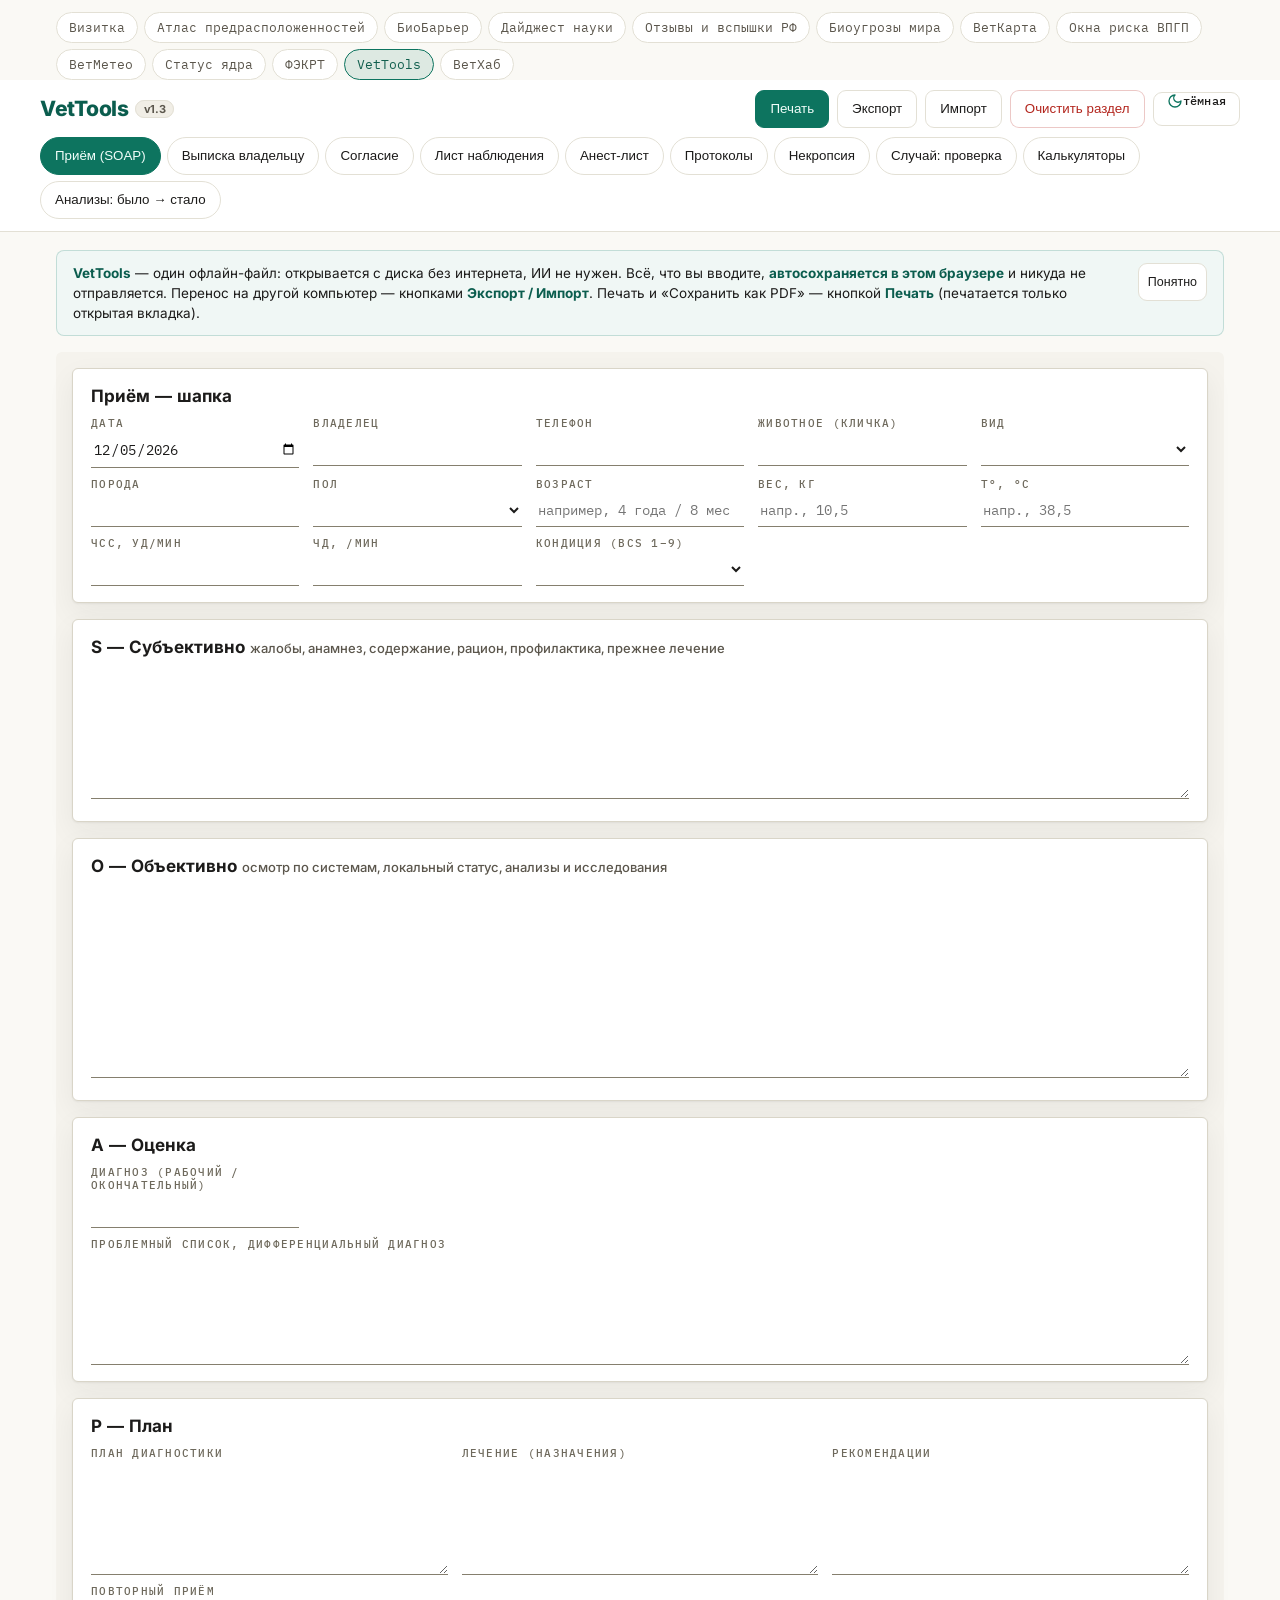
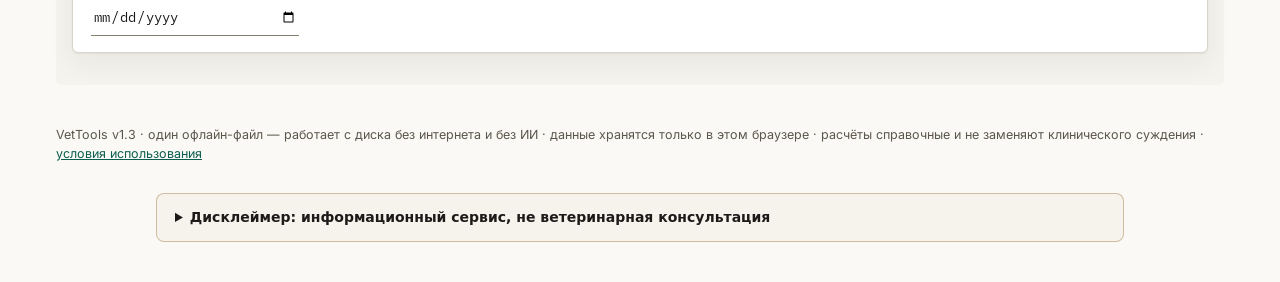
<file: index.html>
<!doctype html>
<html lang="ru" data-theme="light">
<head>
<meta charset="utf-8">
<meta name="viewport" content="width=device-width, initial-scale=1">
<meta name="color-scheme" content="light">
<title>VetTools — офлайн-инструменты ветврача</title>
<link rel="stylesheet" href="./vet-ds.css">
<link rel="stylesheet" href="./fonts.css">
<!-- Task 223 (QA З1): favicon — data-URI, ноль внешних запросов (был /favicon.ico 404) -->
<link rel="icon" href="data:image/svg+xml,%3Csvg xmlns='http://www.w3.org/2000/svg' viewBox='0 0 32 32'%3E%3Crect width='32' height='32' rx='7' fill='%230D745F'/%3E%3Cpath d='M16 8v16M8 16h16' stroke='%23F0FDF9' stroke-width='4' stroke-linecap='round'/%3E%3C/svg%3E">
<script>(function(){try{if(localStorage.getItem("vetds-theme")==="dark")document.documentElement.setAttribute("data-theme","dark")}catch(e){}})()</script>
<style>
:root{
  color-scheme: light;
  /* Ядро — vet-ds (light-тема: data-theme="light" на <html>). Ниже — локальные алиасы. */
  --ds-accent: #0D745F; --ds-accent-strong: #0B5D4E; --ds-accent-ink: #F0FDF9;
  --bg: var(--ds-bg); --card: var(--ds-surface); --ink: var(--ds-text);
  --muted: var(--ds-muted); --line: var(--ds-border);
  --accent: var(--ds-accent); --accent-dark: var(--ds-accent-strong);
  --ok: var(--ds-green); --warn: var(--ds-amber); --bad: var(--ds-red);
  --danger: var(--ds-red);
  --radius: var(--ds-radius);
  --shadow: var(--ds-shadow);
}
  [data-theme="dark"] { --ds-accent: #34D399; --ds-accent-strong: #6EE7B7; --ds-accent-ink: #06251B; }
*{box-sizing:border-box}
html{-webkit-text-size-adjust:100%}
:focus-visible{outline:2px solid var(--accent);outline-offset:2px}
body{margin:0;font:15px/1.5 var(--ds-font-sans);background:var(--bg);color:var(--ink)}

/* ===== Header / nav / toolbar ===== */
header.app{position:sticky;top:0;z-index:50;background:color-mix(in srgb, var(--card) 94%, transparent);backdrop-filter:blur(6px);border-bottom:1px solid var(--line);padding:10px 16px 12px}
.app-row{display:flex;align-items:center;gap:12px;flex-wrap:wrap;max-width:1200px;margin:0 auto}
.logo{font-weight:800;font-size:21px;letter-spacing:-.3px;color:var(--accent-dark);user-select:none}
.logo .ver{font-size:11px;font-weight:700;color:var(--muted);background:var(--ds-surface2);border:1px solid var(--line);border-radius:99px;padding:1px 8px;vertical-align:3px;margin-left:6px}
.toolbar{display:flex;gap:8px;align-items:center;flex-wrap:wrap;margin-left:auto}
.savestate{font-size:12px;color:var(--muted);min-width:110px}
nav#tabs{display:flex;gap:6px;flex-wrap:wrap;margin:9px auto 0;max-width:1200px}
#tabs button{appearance:none;border:1px solid var(--line);background:var(--ds-surface);color:var(--ink);border-radius:99px;padding:10px 14px;font:600 13.5px/1.2 inherit;cursor:pointer;min-height:38px}
#tabs button:hover{border-color:var(--accent);color:var(--accent)}
#tabs button.active{background:var(--accent);border-color:var(--accent);color:var(--ds-accent-ink)}

/* ===== Buttons ===== */
.btn{appearance:none;border:1px solid var(--line);background:var(--ds-surface);color:var(--ink);border-radius:9px;padding:10px 14px;font:600 13.5px/1.2 inherit;cursor:pointer;min-height:38px}
.btn:hover{border-color:var(--accent);color:var(--accent)}
.btn.primary{background:var(--accent);border-color:var(--accent);color:var(--ds-accent-ink)}
.btn.primary:hover{background:var(--accent-dark);color:var(--ds-accent-ink)}
.btn.ghost{border-style:dashed;color:var(--accent);border-color:color-mix(in srgb, var(--accent) 22%, transparent)}
.btn.danger{color:var(--bad);border-color:color-mix(in srgb, var(--bad) 25%, transparent)}
.btn.danger:hover{border-color:var(--bad);color:var(--bad)}
.btn.sm{padding:4px 9px;font-size:12.5px}

/* ===== Layout ===== */
main{max-width:1200px;margin:18px auto 40px;padding:0 16px}
.tab{display:none}
.tab.active{display:block}
.card{background:var(--card);border:1px solid var(--line);border-radius:var(--radius);box-shadow:var(--shadow);padding:16px 18px;margin-bottom:16px}
.card h2{margin:0 0 10px;font-size:17px;line-height:1.3}
.card h2 .sub{font-weight:500;font-size:13px;color:var(--muted)}
.grid{display:grid;grid-template-columns:repeat(auto-fill,minmax(175px,1fr));gap:10px 14px}
.grid.wide{grid-template-columns:repeat(auto-fill,minmax(300px,1fr))}
.f{display:flex;flex-direction:column;gap:3px;min-width:0}
.f>label,.f>.lbl{font-size:11.5px;font-weight:700;color:var(--muted);text-transform:uppercase;letter-spacing:.04em}
input[type=text],input[type=date],input[type=time],input[type=number],input[type=tel],select,textarea{
  width:100%;border:1px solid var(--line);border-radius:8px;padding:7px 9px;font:inherit;color:var(--ink);background:var(--ds-surface);outline:none}
input:focus,select:focus,textarea:focus{border-color:var(--accent);box-shadow:0 0 0 3px color-mix(in srgb, var(--accent) 12%, transparent)}
textarea{resize:vertical;min-height:64px;line-height:1.45;overflow:hidden}
#ho-sheet{display:none}
input[type=checkbox]{width:16px;height:16px;accent-color:var(--accent);flex:none}
.chk{display:flex;align-items:center;gap:8px;font-size:14px;padding:3px 0}

/* ===== Tables ===== */
.tbl-wrap{overflow-x:auto}
table.grid-t{width:100%;border-collapse:collapse;font-size:13.5px}
.grid-t th{font-size:11px;text-transform:uppercase;letter-spacing:.03em;color:var(--muted);text-align:left;padding:6px;border-bottom:2px solid var(--line);white-space:nowrap}
.grid-t td{padding:4px;border-bottom:1px solid var(--line);vertical-align:top}
.grid-t input,.grid-t select{padding:5px 7px;font-size:13.5px}
.grid-t .rowbtn{margin-top:2px}
.rowbtn{appearance:none;border:1px solid var(--line);background:var(--ds-surface);color:var(--muted);border-radius:7px;width:26px;height:26px;font:700 14px/1 inherit;cursor:pointer;flex:none}
.rowbtn:hover{color:var(--bad);border-color:var(--bad)}
.toolbar-row{display:flex;gap:8px;align-items:center;flex-wrap:wrap}

/* ===== Misc ===== */
.badge{display:inline-block;border-radius:var(--ds-radius-s);padding:1px 8px;font-size:12px;font-weight:700;white-space:nowrap}
.badge.ok{background:color-mix(in srgb, var(--ok) 13%, transparent);color:var(--ok)}
.badge.warn{background:color-mix(in srgb, var(--warn) 12%, transparent);color:var(--warn)}
.badge.bad{background:color-mix(in srgb, var(--bad) 12%, transparent);color:var(--bad)}
.badge.dim{background:var(--ds-surface2);color:var(--muted)}
.hint{font-size:12.5px;color:var(--muted);margin:4px 0 10px;max-width:60ch}
/* Task 223 (QA П2): мера строки хинтов ≤60 знаков — дисклеймер калькуляторов (148 зн./1136px) напрягал чтение */
.legal{font-size:13.5px;line-height:1.6;text-align:justify}
.legal h3{text-align:center;font-size:15px;margin:6px 0 14px}
.legal ul{margin:6px 0;padding-left:20px}
.sig{display:flex;gap:40px;margin-top:30px;max-width:640px}
.sig .sigbox{flex:1}
.sig .sigline{border-bottom:1.5px solid #444;height:28px}
.sig .sigcap{font-size:12px;color:var(--muted);margin-top:3px}
.banner{background:color-mix(in srgb, var(--accent) 6%, var(--card));border:1px solid color-mix(in srgb, var(--accent) 20%, transparent);border-radius:var(--radius);padding:12px 16px;margin-bottom:16px;font-size:13.5px}
.banner b{color:var(--accent-dark)}
.banner button{float:right;margin-left:12px}
.doc-title{font-size:18px;font-weight:800;margin-bottom:10px;border:1px solid var(--line);border-radius:8px;padding:9px 11px;width:100%}
/* Task 184: «готовность N%» в заголовке «Проверка полноты» прижата вправо — у .right
   не было ни одного правила (аудит 183, мелочь): спан стоял в потоке строки заголовка.
   Flex — только у этого h2 (не все .card h2: у них .sub-подписи должны переноситься). */
#case-check-panel h2{display:flex;align-items:baseline;flex-wrap:wrap;gap:4px 10px}
#case-check-panel h2 .right{margin-left:auto}

/* ===== Calculators ===== */
.calc-grid{display:grid;grid-template-columns:repeat(auto-fit,minmax(340px,1fr));gap:14px}
.calc-grid>.card{margin-bottom:0;min-width:0}
.calc-grid,.grid,.sig{min-width:0}
.tab{min-width:0}
.calc .out{background:color-mix(in srgb, var(--accent) 5%, var(--card));border:1px dashed color-mix(in srgb, var(--accent) 22%, transparent);border-radius:var(--ds-radius-s);padding:9px 11px;font-size:14px;margin-top:10px;line-height:1.65}
.calc .out b{font-size:15.5px}
.calc .out .dim{color:var(--muted);font-size:12.5px}
.conv-tbl td{padding:5px 4px}
.conv-tbl input{padding:5px 7px}
.conv-tbl .u{font-size:11.5px;color:var(--muted);white-space:nowrap;padding:0 6px}

footer.app{max-width:1200px;margin:0 auto 30px;padding:0 16px;color:var(--muted);font-size:12.5px;line-height:1.55}

@media (max-width:720px){
  .grid{grid-template-columns:repeat(2,minmax(0,1fr))}
  .calc-grid{grid-template-columns:1fr}
  .sig{gap:20px}
  /* мобильная компакция хедера (Task 165): было 330px sticky на 844px = 39% экрана */
  header.app{padding:8px 12px 9px}
  .logo{font-size:17px}
  .app-row{gap:8px}
  .toolbar{margin-left:0;width:100%;gap:6px}
  .toolbar .btn{padding:8px 10px;min-height:34px;font-size:12.5px}
  nav#tabs{flex-wrap:nowrap;overflow-x:auto;scrollbar-width:none;-ms-overflow-style:none;-webkit-overflow-scrolling:touch;margin:8px auto 0}
  nav#tabs::-webkit-scrollbar{display:none}
  #tabs button{flex:none;white-space:nowrap;padding:9px 12px;min-height:34px;font-size:12.5px}
  footer.app{padding-bottom:calc(16px + env(safe-area-inset-bottom,0px))}
  section[data-theme="form"]{padding:10px}
}

/* ===== Голос B «Формуляр» — таб-секции «действуешь» (HIG §11, Task 170) =====
   Ядро v2.3.2 даёт секции беж #F5F3ED, радиус 6px, паддинг (§24) и самодостаточные
   токены; локальный слой маппит свои примитивы (.f, input, .grid-t) на формулярный
   вид. @media screen — чтобы не воевать с print-слоем ниже (у печати свои подчёркивания). */
@media screen{
  /* пин характера + РЕ-АНКОР локальных алиасов. ГРАБЛИ §24: алиасы объявлены
     на :root — var() вычисляется на <html>, где --ds-surface/--ds-text ещё
     значения ОБОЛОЧКИ. В тёмной: карточки темнели при чернильном тексте
     (h2 1.14:1). Ре-декларация на секции заставляет var() резолвиться
     формулярными токенами v2.3.2 (тот же класс бага, что zinc-коллизии
     vet-insilico — там лечилось @theme inline, тут — ре-анкором). */
  [data-theme="form"]{
    --ds-accent:#0D745F; --ds-accent-strong:#0B5D4E; --ds-accent-ink:#F0FDF9;
    --bg:var(--ds-bg); --card:var(--ds-surface); --ink:var(--ds-text);
    --muted:var(--ds-muted); --line:var(--ds-border);
    --accent:var(--ds-accent); --accent-dark:var(--ds-accent-strong);
    --ok:var(--ds-green); --warn:var(--ds-amber); --bad:var(--ds-red);
    --danger:var(--ds-red); --radius:var(--ds-radius); --shadow:var(--ds-shadow);
  }
  [data-theme="form"] .f>label,[data-theme="form"] .f>.lbl{font:500 10.5px/1.2 var(--ds-font-mono);text-transform:uppercase;letter-spacing:.12em;color:var(--ds-faint)}
  [data-theme="form"] input[type=text],[data-theme="form"] input[type=date],[data-theme="form"] input[type=time],[data-theme="form"] input[type=number],[data-theme="form"] input[type=tel],[data-theme="form"] select,[data-theme="form"] textarea{border:none;border-bottom:1px solid var(--ds-border-strong);border-radius:0;background:transparent;padding:6px 2px;font-family:var(--ds-font-mono);font-size:13.5px}
  [data-theme="form"] input:focus,[data-theme="form"] select:focus,[data-theme="form"] textarea:focus{border:none;border-bottom:2px solid var(--accent);margin-bottom:-1px;box-shadow:none}
  [data-theme="form"] .doc-title{font-family:var(--ds-font-mono);font-size:15px;border:none;border-bottom:2px solid var(--ds-border-strong);border-radius:0;background:transparent;padding:6px 2px}
  [data-theme="form"] .grid-t input,[data-theme="form"] .grid-t select,[data-theme="form"] .conv-tbl input{padding:4px 2px;font-size:12.5px}
  [data-theme="form"] .hint{font-size:12px}

  /* Task 183: containment формуляра в тёмной оболочке — «бумага на вечернем столе»
     (паттерн Task 181/vetfecrt): лист ОГРАНИЧЕН рамкой сепия-тушь, тенью и скруглением.
     Ядро не трогаем — только локальное правило; в светлой оболочке containment не нужен
     (бумага сливается со страницей). Внутри @media screen — чтобы не воевать с
     print-слоем ниже: печать остаётся белой, без рамок и теней. */
  [data-theme="dark"] section[data-theme="form"]{
    border:1px solid #857F6E;   /* сепия-тушь формуляра (v2.3.3, --ds-border-strong) */
    border-radius:10px;
    box-shadow:0 12px 32px rgba(0,0,0,.4), 0 1px 2px rgba(0,0,0,.3);
    padding:18px 20px 10px;
    margin-bottom:18px;
  }
}

/* Task 183: компактный containment в тёмной на мобильном — блок намеренно ПОСЛЕ
   @media screen выше: та же специфичность, решает порядок в файле */
@media screen and (max-width:720px){
  [data-theme="dark"] section[data-theme="form"]{border-radius:8px;box-shadow:0 8px 24px rgba(0,0,0,.35);padding:12px 12px 6px;margin-bottom:14px}
}

/* ===== Print ===== */
@page{size:A4;margin:13mm 12mm}
@media print{
  body{background:#fff;font-size:12.5px}
  header.app,footer.app,nav#tabs,.toolbar,.no-print,textarea::-webkit-resizer{display:none!important}
  main{margin:0;padding:0;max-width:none}
  section.tab[data-theme="form"]{padding:0;border-radius:0}
  .tab{display:none!important}
  .tab.active{display:block!important}
  .card{box-shadow:none;border:none;border-radius:0;padding:0 0 14px}
  input[type=text],input[type=date],input[type=time],input[type=number],input[type=tel],select{
    border:none;border-bottom:1px dotted #999;border-radius:0;padding:0 0 1px;font-weight:600;background:none}
  textarea{border:none;padding:0;background:none}
  .grid-t{font-size:10.5px}
  .grid-t th,.grid-t td{border:1px solid #8a8a8a!important;padding:3px 4px}
  .grid-t input,.grid-t select{font-weight:400;border-bottom:none}
  .calc-grid{grid-template-columns:1fr 1fr;gap:10px}
  .calc .out{border:1px solid #999;background:#fff;border-style:solid}
  body.print-ho .tab.active > *:not(#ho-sheet){display:none!important}
  body.print-ho #ho-sheet{display:block!important;white-space:pre-wrap;line-height:1.55}
  .keep{page-break-inside:avoid}
}
</style>
<style>/* vet-ds v2.1: тоггл темы с подписью — виден среди метаданных */
  .theme-pill { min-height: 34px; padding: 0 13px; font: 500 12px var(--ds-font-mono); }
  .theme-pill svg { color: var(--ds-accent); }
  /* Task 182: хаб семьи — исходящие ссылки (сайт перестал быть тупиком) */
  .ds-hub { max-width: 1200px; margin: 0 auto; padding: 12px 16px 0; }
</style>
</head>
<body>
<nav class="ds-hub" aria-label="Экосистема">
  <!-- Task 223 (QA П7): внешние пилюли хаба — в новой вкладке (врач не теряет заполненный формуляр); rel=noopener обязателен при target=_blank; self-pill «VetTools» остаётся в той же -->
  <a href="https://shray77.github.io/" target="_blank" rel="noopener">Визитка</a>
  <a href="https://shray77.github.io/vetpredis-site/" target="_blank" rel="noopener">Атлас предрасположенностей</a>
  <a href="https://shray77.github.io/biobarrier-site/" target="_blank" rel="noopener">БиоБарьер</a>
  <a href="https://shray77.github.io/vetdigest-site/" target="_blank" rel="noopener">Дайджест науки</a>
  <a href="https://shray77.github.io/vetrecall-site/" target="_blank" rel="noopener">Отзывы и вспышки РФ</a>
  <a href="https://shray77.github.io/biothreat-site/" target="_blank" rel="noopener">Биоугрозы мира</a>
  <a href="https://shray77.github.io/vet-heatmap/" target="_blank" rel="noopener">ВетКарта</a>
  <a href="https://shray77.github.io/vetflu-site/" target="_blank" rel="noopener">Окна риска ВПГП</a>
  <a href="https://shray77.github.io/vet-meteo/" target="_blank" rel="noopener">ВетМетео</a>
  <a href="https://shray77.github.io/rss-core-site/" target="_blank" rel="noopener">Статус ядра</a>
  <a href="https://shray77.github.io/vetfecrt-site/" target="_blank" rel="noopener">ФЭКРТ</a>
  <a href="https://shray77.github.io/vettools/" class="on" aria-current="page">VetTools</a>
  <a href="https://shray77.github.io/vet-hub/" target="_blank" rel="noopener">ВетХаб</a>
</nav>
<script>/* Task 195: активная пилюля — в кадре (хаб на телефоне одним рядом) */
(function(){var a=document.querySelector('.ds-hub a.on');if(a)a.scrollIntoView({block:'nearest',inline:'center'});})();</script>
<header class="app">
  <div class="app-row">
    <div class="logo">VetTools<span class="ver">v1.3</span></div>
    <div class="toolbar">
      <span class="savestate" id="savestate"></span>
      <button class="btn primary" onclick="window.print()">Печать</button>
      <button class="btn" id="btn-export" title="Резервная копия всех разделов в JSON-файл">Экспорт</button>
      <button class="btn" id="btn-import" title="Загрузить резервную копию из JSON-файла">Импорт</button>
      <button class="btn danger" id="btn-clear" title="Очистить текущий раздел">Очистить раздел</button>
      <button class="btn ds-theme-toggle ds-theme-toggle--labeled theme-pill" id="themeToggle" aria-label="Переключить тему" title="Переключить тему">
        <svg class="ds-theme-toggle__sun" viewBox="0 0 24 24" width="16" height="16" fill="none" stroke="currentColor" stroke-width="2" stroke-linecap="round" aria-hidden="true"><circle cx="12" cy="12" r="4"/><path d="M12 2v2m0 16v2M4.9 4.9l1.4 1.4m11.4 11.4 1.4 1.4M2 12h2m16 0h2M4.9 19.1l1.4-1.4m11.4-11.4 1.4-1.4"/></svg>
        <svg class="ds-theme-toggle__moon" viewBox="0 0 24 24" width="16" height="16" fill="none" stroke="currentColor" stroke-width="2" stroke-linecap="round" stroke-linejoin="round" aria-hidden="true"><path d="M12 3a6 6 0 0 0 9 9 9 9 0 1 1-9-9Z"/></svg>
      
        <span class="ds-theme-toggle__label" aria-hidden="true"></span>
      </button>
      <input type="file" id="import-file" accept=".json,application/json" hidden>
    </div>
  </div>
  <nav id="tabs">
    <button data-tab="soap" class="active">Приём (SOAP)</button>
    <button data-tab="dis">Выписка владельцу</button>
    <button data-tab="con">Согласие</button>
    <button data-tab="obs">Лист наблюдения</button>
    <button data-tab="ane">Анест-лист</button>
    <button data-tab="pro">Протоколы</button>
    <button data-tab="nec">Некропсия</button>
    <button data-tab="case">Случай: проверка</button>
    <button data-tab="cal">Калькуляторы</button>
    <button data-tab="dif">Анализы: было → стало</button>
  </nav>
</header>

<main>
<div class="banner no-print" id="banner" hidden>
  <button class="btn sm" id="banner-ok">Понятно</button>
  <b>VetTools</b> — один офлайн-файл: открывается с диска без интернета, ИИ не нужен.
  Всё, что вы вводите, <b>автосохраняется в этом браузере</b> и никуда не отправляется.
  Перенос на другой компьютер — кнопками <b>Экспорт / Импорт</b>. Печать и «Сохранить как PDF» — кнопкой <b>Печать</b> (печатается только открытая вкладка).
</div>

<!-- ============ 1. SOAP ============ -->
<section id="tab-soap" class="tab active" data-theme="form">
  <div class="card">
    <h2>Приём — шапка</h2>
    <div class="grid">
      <div class="f"><label for="soap-date">Дата</label><input type="date" id="soap-date"></div>
      <div class="f"><label for="soap-owner">Владелец</label><input type="text" id="soap-owner"></div>
      <div class="f"><label for="soap-phone">Телефон</label><input type="tel" id="soap-phone"></div>
      <div class="f"><label for="soap-pet">Животное (кличка)</label><input type="text" id="soap-pet"></div>
      <div class="f"><label for="soap-species">Вид</label>
        <select id="soap-species"><option value=""></option><option>собака</option><option>кошка</option><option>грызун</option><option>птица</option><option>экзот</option><option>другое</option></select></div>
      <div class="f"><label for="soap-breed">Порода</label><input type="text" id="soap-breed"></div>
      <div class="f"><label for="soap-sex">Пол</label>
        <select id="soap-sex"><option value=""></option><option>самец</option><option>самец (кастрирован)</option><option>самка</option><option>самка (стерилизована)</option></select></div>
      <div class="f"><label for="soap-age">Возраст</label><input type="text" id="soap-age" placeholder="например, 4 года / 8 мес"></div>
      <!-- Task 223 (QA Ш4): было type=number — «10,5» молча отвергалось (поле пустело),
           два канона разделителя в одном продукте; теперь канон Task 183: text + inputmode=decimal -->
      <div class="f"><label for="soap-weight">Вес, кг</label><input type="text" inputmode="decimal" data-num id="soap-weight" placeholder="напр., 10,5"></div>
      <div class="f"><label for="soap-temp">Т°, °C</label><input type="text" inputmode="decimal" data-num id="soap-temp" placeholder="напр., 38,5"></div>
      <div class="f"><label for="soap-hr">ЧСС, уд/мин</label><input type="text" inputmode="decimal" data-num id="soap-hr"></div>
      <div class="f"><label for="soap-rr">ЧД, /мин</label><input type="text" inputmode="decimal" data-num id="soap-rr"></div>
      <div class="f"><label for="soap-bcs">Кондиция (BCS 1–9)</label>
        <select id="soap-bcs"><option value=""></option><option>1</option><option>2</option><option>3</option><option>4</option><option>5</option><option>6</option><option>7</option><option>8</option><option>9</option></select></div>
    </div>
  </div>
  <div class="card">
    <h2>S — Субъективно <span class="sub">жалобы, анамнез, содержание, рацион, профилактика, прежнее лечение</span></h2>
    <textarea id="soap-s" rows="6"></textarea>
  </div>
  <div class="card">
    <h2>O — Объективно <span class="sub">осмотр по системам, локальный статус, анализы и исследования</span></h2>
    <textarea id="soap-o" rows="9"></textarea>
  </div>
  <div class="card">
    <h2>A — Оценка</h2>
    <div class="grid">
      <div class="f"><label for="soap-dx">Диагноз (рабочий / окончательный)</label><input type="text" id="soap-dx"></div>
    </div>
    <div class="f" style="margin-top:10px"><label for="soap-a">Проблемный список, дифференциальный диагноз</label><textarea id="soap-a" rows="5"></textarea></div>
  </div>
  <div class="card">
    <h2>P — План</h2>
    <div class="grid wide">
      <div class="f"><label for="soap-p-dx">План диагностики</label><textarea id="soap-p-dx" rows="5"></textarea></div>
      <div class="f"><label for="soap-p-rx">Лечение (назначения)</label><textarea id="soap-p-rx" rows="5"></textarea></div>
      <div class="f"><label for="soap-p-adv">Рекомендации</label><textarea id="soap-p-adv" rows="5"></textarea></div>
    </div>
    <div class="grid" style="margin-top:10px">
      <div class="f"><label for="soap-next">Повторный приём</label><input type="date" id="soap-next"></div>
    </div>
  </div>
</section>

<!-- ============ 2. Выписка владельцу ============ -->
<section id="tab-dis" class="tab" data-theme="form">
  <div class="card">
    <h2>Памятка владельцу <span class="sub">— заполнить, затем распечатать или скопировать текстом в мессенджер</span></h2>
    <div class="grid">
      <div class="f"><label for="dis-date">Дата</label><input type="date" id="dis-date"></div>
      <div class="f"><label for="dis-owner">Владелец</label><input type="text" id="dis-owner"></div>
      <div class="f"><label for="dis-phone">Телефон</label><input type="tel" id="dis-phone"></div>
      <div class="f"><label for="dis-pet">Животное</label><input type="text" id="dis-pet"></div>
      <div class="f"><label for="dis-info">Вид / порода / возраст</label><input type="text" id="dis-info"></div>
    </div>
  </div>
  <div class="card">
    <h2>Что было сегодня <span class="sub">диагноз, процедура, операция</span></h2>
    <textarea id="dis-done" rows="4"></textarea>
  </div>
  <div class="card">
    <h2>Лекарства</h2>
    <div class="tbl-wrap">
    <table class="grid-t" id="tbl-dis-med" data-table="dis-med">
      <thead><tr><th style="min-width:140px">Препарат</th><th style="min-width:90px">Сколько</th><th style="min-width:110px">Как давать</th><th style="min-width:110px">Как часто</th><th style="min-width:80px">Дней</th><th class="no-print" style="width:34px"></th></tr></thead>
      <tbody></tbody>
    </table>
    <template data-for="tbl-dis-med"><tr>
      <td><input type="text"></td><td><input type="text" placeholder="мг / мл / таб"></td>
      <td><input type="text" placeholder="в рот / с едой"></td><td><input type="text" placeholder="2 раза в день"></td>
      <td><input type="text"></td><td class="no-print"><button class="rowbtn" type="button" title="Удалить строку">×</button></td>
    </tr></template>
    </div>
    <button class="btn ghost sm no-print" data-add="tbl-dis-med" type="button">+ строка</button>
  </div>
  <div class="card">
    <h2>Уход и наблюдение</h2>
    <div class="grid wide">
      <div class="f"><label for="dis-watch">Наблюдать за</label><textarea id="dis-watch" rows="4"></textarea></div>
      <div class="f"><label for="dis-feed">Кормление и поение</label><textarea id="dis-feed" rows="4"></textarea></div>
      <div class="f"><label for="dis-rest">Ограничения <span style="text-transform:none;font-weight:500">(покой, попона, воротник, выгул)</span></label><textarea id="dis-rest" rows="4"></textarea></div>
      <div class="f"><label for="dis-wound">Шов / рана (обработка)</label><textarea id="dis-wound" rows="4"></textarea></div>
    </div>
  </div>
  <div class="card">
    <h2>Контроль</h2>
    <div class="grid">
      <div class="f"><label for="dis-next">Контрольный приём — дата</label><input type="date" id="dis-next"></div>
      <div class="f"><label for="dis-nexttime">Время</label><input type="time" id="dis-nexttime"></div>
      <div class="f"><label for="dis-clinic">Клиника / врач / телефон</label><input type="text" id="dis-clinic"></div>
    </div>
    <div class="f" style="margin-top:10px"><label for="dis-urgent">СРОЧНО к врачу, если:</label><textarea id="dis-urgent" rows="5"></textarea></div>
  </div>
  <div class="card no-print">
    <div class="toolbar-row">
      <button class="btn primary" id="btn-copy-dis" type="button">Скопировать текст владельцу</button>
      <button class="btn" onclick="window.print()" type="button">Печать памятки</button>
    </div>
    <p class="hint" style="margin:8px 0 0">Текст собирается из полей выше — удобно отправить в WhatsApp/Telegram, если владельца нет на приёме лично.</p>
  </div>
</section>
<!-- ============ 3. Согласие ============ -->
<section id="tab-con" class="tab" data-theme="form">
  <div class="card no-print">
    <h2>Данные для информированного согласия</h2>
    <p class="hint">Заполните поля и отметьте манипуляции — текст документа ниже соберётся автоматически. Печать выводит только документ.</p>
    <div class="grid">
      <div class="f"><label for="con-date">Дата</label><input type="date" id="con-date"></div>
      <div class="f"><label for="con-owner">ФИО владельца</label><input type="text" id="con-owner"></div>
      <div class="f"><label for="con-doc">Документ / контакты владельца</label><input type="text" id="con-doc" placeholder="паспорт, телефон"></div>
      <div class="f"><label for="con-pet">Кличка</label><input type="text" id="con-pet"></div>
      <div class="f"><label for="con-species">Вид</label><input type="text" id="con-species"></div>
      <div class="f"><label for="con-breed">Порода</label><input type="text" id="con-breed"></div>
      <div class="f"><label for="con-sex">Пол</label><input type="text" id="con-sex"></div>
      <div class="f"><label for="con-age">Возраст</label><input type="text" id="con-age"></div>
      <div class="f"><label for="con-color">Окрас</label><input type="text" id="con-color"></div>
      <div class="f"><label for="con-id">Чип / клеймо / №</label><input type="text" id="con-id"></div>
    </div>
  </div>
  <div class="card no-print">
    <h2>Манипуляции <span class="sub">— отметьте всё, на что согласуется владелец</span></h2>
    <div class="grid wide">
      <label class="chk"><input type="checkbox" id="con-p-diag">Диагностические процедуры (осмотр, анализы, УЗИ, рентген)</label>
      <label class="chk"><input type="checkbox" id="con-p-prem">Премедикация и седация</label>
      <label class="chk"><input type="checkbox" id="con-p-anest">Общая анестезия</label>
      <label class="chk"><input type="checkbox" id="con-p-surg">Оперативное вмешательство</label>
      <label class="chk" style="grid-column:1/-1"><input type="checkbox" id="con-p-hosp">Госпитализация / стационар (включая круглосуточное содержание)</label>
      <label class="chk"><input type="checkbox" id="con-p-iv">Инфузионная терапия</label>
      <label class="chk"><input type="checkbox" id="con-p-transf">Переливание крови / компонентов</label>
      <label class="chk"><input type="checkbox" id="con-p-dent">Стоматологические манипуляции (в т.ч. удаление зубов)</label>
      <label class="chk"><input type="checkbox" id="con-p-euth">Эвтаназия по медицинским показаниям</label>
      <label class="chk"><input type="checkbox" id="con-p-crem">Кремация (общая / индивидуальная — подчеркнуть)</label>
    </div>
    <div class="grid" style="margin-top:8px">
      <div class="f"><label for="con-surg-name">Название операции (если отмечено)</label><input type="text" id="con-surg-name"></div>
      <div class="f"><label for="con-other">Иное (что именно)</label><input type="text" id="con-other"></div>
      <div class="f"><label for="con-pay">Ориентир стоимости (обсуждён)</label><input type="text" id="con-pay" placeholder="например, до 12 000 ₽"></div>
    </div>
    <div class="f" style="margin-top:8px"><label for="con-anim">Особые условия / что обсуждалось (прогноз, альтернативы, риски конкретного пациента)</label><textarea id="con-anim" rows="3"></textarea></div>
  </div>
  <div class="card">
    <h2 class="no-print">Текст согласия <span class="sub">— предпросмотр, обновляется автоматически</span></h2>
    <div id="con-preview" class="legal"></div>
  </div>
</section>

<!-- ============ 4. Лист наблюдения ============ -->
<section id="tab-obs" class="tab" data-theme="form">
  <div class="card">
    <h2>Лист наблюдения <span class="sub">— стационар / послеоперационное содержание</span></h2>
    <div class="grid">
      <div class="f"><label for="obs-date">Дата</label><input type="date" id="obs-date"></div>
      <div class="f"><label for="obs-pet">Животное</label><input type="text" id="obs-pet"></div>
      <div class="f"><label for="obs-owner">Владелец</label><input type="text" id="obs-owner"></div>
      <div class="f"><label for="obs-dx">Диагноз</label><input type="text" id="obs-dx"></div>
      <div class="f"><label for="obs-mode">Режим</label>
        <select id="obs-mode"><option value=""></option><option>свободный</option><option>клетка</option><option>бокс</option><option>ОРИТ</option></select></div>
      <div class="f"><label for="obs-diet">Диета / кормление</label><input type="text" id="obs-diet"></div>
    </div>
  </div>
  <div class="card">
    <div class="tbl-wrap">
    <table class="grid-t keep" id="tbl-obs" data-table="obs">
      <thead><tr>
        <th style="min-width:64px">Время</th><th style="min-width:50px">Т°</th><th style="min-width:50px">ЧСС</th><th style="min-width:50px">ЧД</th>
        <th style="min-width:80px">Слизистые / СПК</th><th style="min-width:90px">Еда / вода</th><th style="min-width:90px">Моча / стул</th>
        <th style="min-width:100px">Состояние, поведение</th><th style="min-width:120px">ЛС / процедуры (выполнено)</th><th style="min-width:60px">Подпись</th>
        <th class="no-print" style="width:34px"></th>
      </tr></thead>
      <tbody></tbody>
    </table>
    <template data-for="tbl-obs"><tr>
      <td><input type="time"></td><td><input type="text"></td><td><input type="text"></td><td><input type="text"></td>
      <td><input type="text"></td><td><input type="text"></td><td><input type="text"></td>
      <td><input type="text"></td><td><input type="text"></td><td><input type="text"></td>
      <td class="no-print"><button class="rowbtn" type="button" title="Удалить строку">×</button></td>
    </tr></template>
    </div>
    <div class="toolbar-row no-print" style="margin-top:8px">
      <button class="btn ghost sm" data-add="tbl-obs" type="button">+ 1 строка</button>
      <button class="btn ghost sm" type="button" data-add5="tbl-obs">+ 5 строк</button>
    </div>
    <p class="hint">Каждая строка — один контрольный обход. Таблица умещается на A4 при печати.</p>
  </div>
  <div class="card no-print" id="ho-card">
    <h2>Передача смены <span class="sub">— автодрафт из листа наблюдения; перед передачей дежурному отредактируй вручную</span></h2>
    <div class="toolbar-row" style="margin-top:6px">
      <button class="btn ghost sm" id="ho-gen" type="button">Сформировать из таблицы</button>
      <button class="btn ghost sm" id="ho-copy" type="button">Скопировать</button>
      <button class="btn ghost sm" id="ho-print" type="button">Печать (только передача)</button>
    </div>
    <textarea id="ho-text" rows="12" style="width:100%;margin-top:8px" placeholder="Заполни лист наблюдения и нажми «Сформировать из таблицы» — подставлю шапку пациента, последний обход, «выполнено за сутки» и динамику T/ЧСС/ЧД. Блоки «что беспокоит» и «при ухудшении» — за врачом."></textarea>
    <p class="hint">Автодрафт по структуре передачи: кто пациент → что сделали → что изменилось → что контролировать. Текст сохраняется в localStorage, печатается отдельно от таблицы.</p>
  </div>
  <div id="ho-sheet"></div>
</section>

<!-- ============ 5. Анест-лист ============ -->
<section id="tab-ane" class="tab" data-theme="form">
  <div class="card">
    <h2>Анестезиологический лист — шапка</h2>
    <div class="grid">
      <div class="f"><label for="ane-date">Дата</label><input type="date" id="ane-date"></div>
      <div class="f"><label for="ane-pet">Животное</label><input type="text" id="ane-pet"></div>
      <div class="f"><label for="ane-info">Вид / порода</label><input type="text" id="ane-info"></div>
      <div class="f"><label for="ane-age">Возраст</label><input type="text" id="ane-age"></div>
      <div class="f"><label for="ane-sex">Пол</label><input type="text" id="ane-sex"></div>
      <div class="f"><label for="ane-weight">Вес, кг</label><input type="text" inputmode="decimal" data-num id="ane-weight" placeholder="напр., 10,5"></div>
      <div class="f"><label for="ane-asa">ASA</label>
        <select id="ane-asa"><option value=""></option><option>I</option><option>II</option><option>III</option><option>IV</option><option>V</option><option>E (экстренно)</option></select></div>
      <div class="f"><label for="ane-proc">Плановая процедура</label><input type="text" id="ane-proc"></div>
      <div class="f"><label for="ane-fast">Голодная диета с</label><input type="time" id="ane-fast"></div>
    </div>
  </div>
  <div class="card">
    <h2>Премедикация</h2>
    <div class="tbl-wrap">
    <table class="grid-t keep" id="tbl-ane-pre" data-table="ane-pre">
      <thead><tr><th style="min-width:70px">Время</th><th style="min-width:160px">Препарат</th><th style="min-width:110px">Доза</th><th style="min-width:90px">Путь</th><th class="no-print" style="width:34px"></th></tr></thead>
      <tbody></tbody>
    </table>
    <template data-for="tbl-ane-pre"><tr>
      <td><input type="time"></td><td><input type="text"></td><td><input type="text" placeholder="мг/кг"></td>
      <td><input type="text" placeholder="п/к / в/м / в/в"></td>
      <td class="no-print"><button class="rowbtn" type="button" title="Удалить строку">×</button></td>
    </tr></template>
    </div>
    <button class="btn ghost sm no-print" data-add="tbl-ane-pre" type="button">+ строка</button>
  </div>
  <div class="card">
    <h2>Индукция и поддержание</h2>
    <div class="grid wide">
      <div class="f"><label for="ane-ind">Индукция (препарат, доза, путь)</label><textarea id="ane-ind" rows="2"></textarea></div>
      <div class="f"><label for="ane-airway">Дыхательный путь (трубка №, ЛМ, маска)</label><textarea id="ane-airway" rows="2"></textarea></div>
      <div class="f"><label for="ane-maint">Поддержание (агент, об.%)</label><textarea id="ane-maint" rows="2"></textarea></div>
      <div class="f"><label for="ane-fluids">Инфузия (препарат, объём, скорость)</label><textarea id="ane-fluids" rows="2"></textarea></div>
      <div class="f"><label for="ane-local">Регионарная / местная анальгезия</label><textarea id="ane-local" rows="2"></textarea></div>
      <div class="f"><label for="ane-monitor">Мониторинг (апаратура)</label><textarea id="ane-monitor" rows="2" placeholder="пульсоксиметр, АД, капнограф…"></textarea></div>
    </div>
  </div>
  <div class="card">
    <h2>Мониторинг <span class="sub">— запись каждые 5–10 минут</span></h2>
    <div class="tbl-wrap">
    <table class="grid-t" id="tbl-ane-mon" data-table="ane-mon">
      <thead><tr>
        <th style="min-width:64px">Время</th><th style="min-width:50px">ЧСС</th><th style="min-width:50px">ЧД</th><th style="min-width:56px">SpO2, %</th>
        <th style="min-width:64px">АД сист.</th><th style="min-width:50px">Т°</th><th style="min-width:110px">Глубина наркоза</th>
        <th style="min-width:70px">Анальгезия 0–3</th><th style="min-width:140px">События / вмешательства</th><th class="no-print" style="width:34px"></th>
      </tr></thead>
      <tbody></tbody>
    </table>
    <template data-for="tbl-ane-mon"><tr>
      <td><input type="time"></td><td><input type="text"></td><td><input type="text"></td><td><input type="text"></td>
      <td><input type="text"></td><td><input type="text"></td><td><input type="text" placeholder="поверхн./умерен./глуб."></td>
      <td><input type="text"></td><td><input type="text"></td>
      <td class="no-print"><button class="rowbtn" type="button" title="Удалить строку">×</button></td>
    </tr></template>
    </div>
    <div class="toolbar-row no-print" style="margin-top:8px">
      <button class="btn ghost sm" data-add="tbl-ane-mon" type="button">+ 1 строка</button>
      <button class="btn ghost sm" type="button" data-add5="tbl-ane-mon">+ 5 строк</button>
    </div>
  </div>
  <div class="card">
    <h2>Выход из наркоза</h2>
    <div class="grid wide">
      <div class="f"><label for="ane-recovery">Экстубация, осложнения, послеоперационная анальгезия</label><textarea id="ane-recovery" rows="3"></textarea></div>
    </div>
    <div class="grid" style="margin-top:8px">
      <div class="f"><label for="ane-sign">Анестезиолог / хирург</label><input type="text" id="ane-sign"></div>
    </div>
  </div>
</section>
<!-- ============ 6. Протоколы ============ -->
<section id="tab-pro" class="tab" data-theme="form">
  <div class="card no-print">
    <h2>Библиотека протоколов</h2>
    <div class="toolbar-row">
      <select id="pro-pick" style="max-width:460px"></select>
      <button class="btn" id="pro-open" type="button">Открыть</button>
      <button class="btn ghost" id="pro-save" type="button" title="Сохранить текущий текст в «Мои протоколы»">Сохранить как мой</button>
      <button class="btn danger" id="pro-del" type="button" title="Удалить выбранный «мой» протокол">Удалить мой</button>
    </div>
    <p class="hint" style="margin:8px 0 0">Это справочные заготовки, а не стандарты лечения: дозы и схемы проверяйте и адаптируйте к пациенту и доступным препаратам. Свой текст можно править прямо ниже — он сохраняется автоматически.</p>
  </div>
  <div class="card">
    <input type="text" id="pro-title" class="doc-title" placeholder="Название протокола">
    <textarea id="pro-body" rows="22" style="font-size:14px;line-height:1.6"></textarea>
  </div>
</section>

<!-- ============ 7. Некропсия ============ -->
<section id="tab-nec" class="tab" data-theme="form">
  <div class="card">
    <h2>Протокол патологоанатомического вскрытия — шапка</h2>
    <div class="grid">
      <div class="f"><label for="nec-date">Дата и время вскрытия</label><input type="text" id="nec-date" placeholder="01.10.2026, 14:30"></div>
      <div class="f"><label for="nec-pet">Кличка / №</label><input type="text" id="nec-pet"></div>
      <div class="f"><label for="nec-species">Вид</label><input type="text" id="nec-species"></div>
      <div class="f"><label for="nec-breed">Порода</label><input type="text" id="nec-breed"></div>
      <div class="f"><label for="nec-sex">Пол / кастрация</label><input type="text" id="nec-sex"></div>
      <div class="f"><label for="nec-age">Возраст</label><input type="text" id="nec-age"></div>
      <div class="f"><label for="nec-weight">Вес, кг</label><input type="text" inputmode="decimal" data-num id="nec-weight" placeholder="напр., 10,5"></div>
      <div class="f"><label for="nec-death">Обстоятельства</label>
        <select id="nec-death"><option value=""></option><option>погибло в клинике</option><option>поступило трупом</option><option>эвтаназия</option></select></div>
    </div>
    <div class="f" style="margin-top:10px"><label for="nec-anamnesis">Анамнез и клиническая картина</label><textarea id="nec-anamnesis" rows="3"></textarea></div>
  </div>
  <div class="card">
    <h2>Наружный осмотр</h2>
    <p class="hint">Телосложение и упитанность, шерсть и кожный покров, слизистые, естественные отверстия, видимые травмы и выделения.</p>
    <textarea id="nec-outer" rows="4"></textarea>
  </div>
  <div class="card">
    <h2>Внутренний осмотр — по системам</h2>
    <div class="grid wide">
      <div class="f"><label for="nec-cav">Полости (плевральная, брюшная — содержимое)</label><textarea id="nec-cav" rows="2"></textarea></div>
      <div class="f"><label for="nec-resp">Дыхательная система</label><textarea id="nec-resp" rows="2"></textarea></div>
      <div class="f"><label for="nec-card">Сердце и сосуды</label><textarea id="nec-card" rows="2"></textarea></div>
      <div class="f"><label for="nec-gi">Желудок и кишечник</label><textarea id="nec-gi" rows="2"></textarea></div>
      <div class="f"><label for="nec-liver">Печень и желчный пузырь</label><textarea id="nec-liver" rows="2"></textarea></div>
      <div class="f"><label for="nec-spleen">Селезёнка и лимфоузлы</label><textarea id="nec-spleen" rows="2"></textarea></div>
      <div class="f"><label for="nec-urin">Почки и мочевыводящие пути</label><textarea id="nec-urin" rows="2"></textarea></div>
      <div class="f"><label for="nec-repro">Половые органы</label><textarea id="nec-repro" rows="2"></textarea></div>
      <div class="f"><label for="nec-other">Прочее (ЦНС, кости, суставы)</label><textarea id="nec-other" rows="2"></textarea></div>
    </div>
  </div>
  <div class="card">
    <h2>Патологические находки</h2>
    <div class="tbl-wrap">
    <table class="grid-t keep" id="tbl-nec-find" data-table="nec-find">
      <thead><tr><th style="min-width:160px">Орган / система</th><th style="min-width:280px">Патологическая находка</th><th class="no-print" style="width:34px"></th></tr></thead>
      <tbody></tbody>
    </table>
    <template data-for="tbl-nec-find"><tr>
      <td><input type="text"></td><td><input type="text"></td>
      <td class="no-print"><button class="rowbtn" type="button" title="Удалить строку">×</button></td>
    </tr></template>
    </div>
    <button class="btn ghost sm no-print" data-add="tbl-nec-find" type="button">+ строка</button>
  </div>
  <div class="card">
    <h2>Итог</h2>
    <div class="grid wide">
      <div class="f"><label for="nec-dx">Патологоанатомический диагноз</label><textarea id="nec-dx" rows="4"></textarea></div>
      <div class="f"><label for="nec-cause">Предположительная причина смерти</label><textarea id="nec-cause" rows="4"></textarea></div>
      <div class="f"><label for="nec-hist">Материал на гистологию (банки №, формалин 10%)</label><textarea id="nec-hist" rows="4"></textarea></div>
    </div>
    <div class="grid" style="margin-top:8px">
      <div class="f"><label for="nec-sign">Врач (вскрытие проводил)</label><input type="text" id="nec-sign"></div>
    </div>
  </div>
</section>

<!-- ============ 8. Клинический случай: проверка полноты ============ -->
<section id="tab-case" class="tab" data-theme="form">
  <div class="card">
    <h2>Клинический случай <span class="sub">— собери разбор, я проверю полноту и соберу черновик отчёта</span></h2>
    <div class="grid">
      <div class="f"><label for="case-id">№ случая</label><input type="text" id="case-id" placeholder="например, 2026-114"></div>
      <div class="f"><label for="case-date">Дата обращения</label><input type="date" id="case-date"></div>
      <div class="f"><label for="case-species">Вид</label>
        <select id="case-species"><option value=""></option><option>собака</option><option>кошка</option><option>лошадь</option><option>КРС</option><option>МРС</option><option>свинья</option><option>грызун / хорёк</option><option>птица</option><option>экзот</option><option>другое</option></select></div>
      <div class="f"><label for="case-breed">Порода</label><input type="text" id="case-breed"></div>
      <div class="f"><label for="case-age">Возраст</label><input type="text" id="case-age" placeholder="7 лет / 8 мес"></div>
      <div class="f"><label for="case-sex">Пол</label>
        <select id="case-sex"><option value=""></option><option>самец</option><option>самец (кастрат)</option><option>самка</option><option>самка (стерилизованная)</option></select></div>
      <div class="f"><label for="case-weight">Вес, кг</label><input type="text" inputmode="decimal" data-num id="case-weight" placeholder="напр., 10,5"></div>
    </div>
  </div>
  <div class="card">
    <div class="grid">
      <div class="f"><label for="case-history">Анамнез / жалобы</label><textarea id="case-history" rows="5" placeholder="когда началось, чем лечили, условия содержания, вакцинации"></textarea></div>
      <div class="f"><label for="case-exam">Данные осмотра</label><textarea id="case-exam" rows="5" placeholder="температура, ЧСС, ЧД, слизистые, пальпация, что нашёл"></textarea></div>
    </div>
  </div>
  <div class="card">
    <h2>Диагностика</h2>
    <div class="tbl-wrap">
    <table class="grid-t" id="tbl-case-dx" data-table="case-dx">
      <thead><tr>
        <th style="min-width:130px">Исследование</th><th style="min-width:130px">Детали</th><th style="min-width:220px">Заключение / результат</th>
        <th style="width:90px">Повторное</th><th class="no-print" style="width:34px"></th>
      </tr></thead>
      <tbody></tbody>
    </table>
    <template data-for="tbl-case-dx"><tr>
      <td><input type="text" placeholder="УЗИ / биохимия / рентген…"></td><td><input type="text" placeholder="объём, где"></td><td><input type="text" placeholder="заключение, цифры"></td>
      <td><select><option value=""></option><option>да</option></select></td>
      <td class="no-print"><button class="rowbtn" type="button" title="Удалить строку">×</button></td>
    </tr></template>
    </div>
    <div class="toolbar-row no-print" style="margin-top:8px">
      <button class="btn ghost sm" data-add="tbl-case-dx" type="button">+ строка</button>
    </div>
  </div>
  <div class="card">
    <div class="grid">
      <div class="f"><label for="case-dx">Основной диагноз</label><textarea id="case-dx" rows="2"></textarea></div>
      <div class="f"><label for="case-diff">Дифференциальные диагнозы</label><textarea id="case-diff" rows="2" placeholder="что ещё рассматривал и почему отверг"></textarea></div>
    </div>
  </div>
  <div class="card">
    <h2>Лечение</h2>
    <div class="tbl-wrap">
    <table class="grid-t" id="tbl-case-rx" data-table="case-rx">
      <thead><tr>
        <th style="min-width:160px">Препарат</th><th style="min-width:180px">Доза, путь</th><th style="min-width:120px">Курс</th>
        <th class="no-print" style="width:34px"></th>
      </tr></thead>
      <tbody></tbody>
    </table>
    <template data-for="tbl-case-rx"><tr>
      <td><input type="text"></td><td><input type="text" placeholder="2 мг/кг п/к"></td><td><input type="text" placeholder="5 дней"></td>
      <td class="no-print"><button class="rowbtn" type="button" title="Удалить строку">×</button></td>
    </tr></template>
    </div>
    <div class="toolbar-row no-print" style="margin-top:8px">
      <button class="btn ghost sm" data-add="tbl-case-rx" type="button">+ строка</button>
    </div>
  </div>
  <div class="card">
    <div class="grid">
      <div class="f"><label for="case-control">Контроль / динамика</label><textarea id="case-control" rows="4" placeholder="что изменилось, повторные исследования, параметры в динамике"></textarea></div>
      <div class="f"><label for="case-outcome">Исход</label>
        <select id="case-outcome"><option value=""></option><option>выздоровление</option><option>улучшение</option><option>без динамики</option><option>ухудшение</option><option>эвтаназия</option><option>погиб</option><option>потерян из виду</option></select></div>
      <div class="f" style="grid-column:1/-1"><label for="case-reco">Рекомендации / профилактика</label><textarea id="case-reco" rows="3"></textarea></div>
    </div>
  </div>
  <div class="card no-print" id="case-check-panel">
    <h2>Проверка полноты <span class="sub">— правила, не ИИ; обновляется на лету</span><span class="right" id="case-score" style="font-size:13px;color:var(--accent);font-weight:700;white-space:nowrap">—</span></h2>
    <div id="case-bar" style="height:4px;background:var(--line);border-radius:2px;overflow:hidden;margin:6px 0 10px"><div id="case-bar-in" style="height:100%;width:0;background:var(--accent);transition:width .3s"></div></div>
    <div id="case-checks" style="font-size:13px;line-height:1.7">Заполняй случай — проверки появятся здесь.</div>
    <div class="toolbar-row" style="margin-top:10px">
      <button class="btn primary sm" id="btn-case-copy" type="button">Черновик случая</button>
      <button class="btn ghost sm" id="btn-case-check" type="button">Проверить сейчас</button>
    </div>
    <p class="hint">Черновик собирает всё в структурированный текст для отчёта/курсовой (копируется через окно). Проверки: критичные — без них случай неполный, жёлтые — стоит дописать, серые — советы.</p>
  </div>
</section>

<!-- ============ 9. Калькуляторы ============ -->
<section id="tab-cal" class="tab" data-theme="form">
  <p class="hint" style="margin:0 0 12px">Расчёты справочные: результат всегда сверяйте с инструкцией к препарату и клинической ситуацией. Вес — в кг. Десятичный разделитель — запятая: 10,5.</p>
  <div class="calc-grid">
    <div class="card calc">
      <h2>1 · Доза препарата</h2>
      <div class="grid">
        <div class="f"><label for="cal1-w">Вес, кг</label><input type="text" inputmode="decimal" id="cal1-w" data-num placeholder="напр., 10,5"></div>
        <div class="f"><label for="cal1-dose">Доза, мг/кг</label><input type="text" inputmode="decimal" id="cal1-dose" data-num placeholder="напр., 5"></div>
        <div class="f"><label for="cal1-conc">Концентрация, мг/мл</label><input type="text" inputmode="decimal" id="cal1-conc" data-num placeholder="если известна"></div>
        <div class="f"><label for="cal1-int">Интервал, ч</label><input type="text" inputmode="decimal" id="cal1-int" data-num placeholder="напр., 12"></div>
      </div>
      <div class="out" id="cal1-out">—</div>
    </div>
    <div class="card calc">
      <h2>2 · Инфузия</h2>
      <div class="grid">
        <div class="f"><label for="cal2-w">Вес, кг</label><input type="text" inputmode="decimal" id="cal2-w" data-num placeholder="напр., 10,5"></div>
        <div class="f"><label for="cal2-def">Дегидратация, %</label><input type="text" inputmode="decimal" id="cal2-def" data-num value="5"></div>
        <div class="f"><label for="cal2-maint">Поддержание, мл/кг/сут</label><input type="text" inputmode="decimal" id="cal2-maint" data-num value="50"></div>
        <div class="f"><label for="cal2-drop">Система, гтт/мл</label>
          <select id="cal2-drop"><option value="60">60 (инфузомат)</option><option value="20" selected>20 (стандарт)</option><option value="15">15</option><option value="10">10</option></select></div>
        <div class="f"><label for="cal2-h">Дефицит восполнить за, ч</label><input type="text" inputmode="decimal" id="cal2-h" data-num value="6"></div>
      </div>
      <div class="out" id="cal2-out">—</div>
    </div>
    <div class="card calc">
      <h2>3 · Энергия (RER / MER)</h2>
      <div class="grid">
        <div class="f"><label for="cal3-w">Вес, кг</label><input type="text" inputmode="decimal" id="cal3-w" data-num placeholder="напр., 10,5"></div>
        <div class="f"><label for="cal3-sp">Вид</label>
          <select id="cal3-sp"><option value="dog">собака</option><option value="cat">кошка</option></select></div>
        <div class="f" style="grid-column:1/-1"><label for="cal3-f">Физиологический статус</label>
          <select id="cal3-f">
            <optgroup label="Собака">
              <option value="3.0">щенок до 4 мес (×3.0)</option>
              <option value="2.0">щенок 4–12 мес (×2.0)</option>
              <option value="1.8">взрослая, интактная (×1.8)</option>
              <option value="1.6" selected>взрослая, стерилизованная (×1.6)</option>
              <option value="1.0">снижение веса (×1.0)</option>
              <option value="3.0">интенсивная нагрузка (×3.0)</option>
            </optgroup>
            <optgroup label="Кошка">
              <option value="2.5">котёнок (×2.5)</option>
              <option value="1.4">взрослая, интактная (×1.4)</option>
              <option value="1.2">взрослая, стерилизованная (×1.2)</option>
              <option value="0.8">снижение веса (×0.8)</option>
              <option value="1.1">пожилая (×1.1)</option>
            </optgroup>
          </select></div>
        <div class="f"><label for="cal3-kc">Калорийность корма, ккал/100 г</label><input type="text" inputmode="decimal" id="cal3-kc" data-num placeholder="необязательно"></div>
        <div class="f"><label for="cal3-meals">Кормлений в сутки</label><input type="text" inputmode="decimal" id="cal3-meals" data-num value="2"></div>
      </div>
      <p class="hint">Формула RER: 2–45 кг — 30·вес + 70 (линейная); меньше 2 и больше 45 кг — 70·вес^0,75 (Клайбер). На границах 2 и 45 кг формула меняется — результат рядом с границей может заметно отличаться от учебника; активная формула указывается в расчёте ниже.</p>
      <div class="out" id="cal3-out">—</div>
    </div>
    <div class="card calc">
      <h2>4 · Площадь поверхности тела (BSA)</h2>
      <div class="grid">
        <div class="f"><label for="cal4-w">Вес, кг</label><input type="text" inputmode="decimal" id="cal4-w" data-num placeholder="напр., 10,5"></div>
        <div class="f"><label for="cal4-sp">Вид</label>
          <select id="cal4-sp"><option value="dog">собака</option><option value="cat">кошка</option></select></div>
        <div class="f"><label for="cal4-dose">Доза, мг/м²</label><input type="text" inputmode="decimal" id="cal4-dose" data-num placeholder="необязательно"></div>
      </div>
      <div class="out" id="cal4-out">—</div>
    </div>
    <div class="card calc" style="grid-column:1/-1">
      <h2>5 · Конвертер единиц <span class="sub">СИ ↔ условные — вводите в любую из колонок; десятичный разделитель — запятая</span></h2>
      <div class="tbl-wrap">
      <table class="grid-t conv-tbl keep" id="conv-tbl">
        <thead><tr><th>Показатель</th><th style="width:110px">СИ, ед.</th><th style="width:120px">значение</th><th style="width:120px">значение</th><th style="width:110px">условные, ед.</th></tr></thead>
        <tbody></tbody>
      </table>
      </div>
    </div>
    <div class="card calc">
      <h2>6 · Кондиция (BCS) и снижение веса</h2>
      <div class="grid">
        <div class="f"><label for="cal6-w">Текущий вес, кг</label><input type="text" inputmode="decimal" id="cal6-w" data-num placeholder="напр., 20,5"></div>
        <div class="f"><label for="cal6-bcs">BCS (1–9)</label>
          <select id="cal6-bcs"><option>1</option><option>2</option><option>3</option><option>4</option><option selected>5</option><option>6</option><option>7</option><option>8</option><option>9</option></select></div>
        <div class="f"><label for="cal6-sp">Вид</label>
          <select id="cal6-sp"><option value="dog">собака</option><option value="cat">кошка</option></select></div>
      </div>
      <div class="out" id="cal6-out">—</div>
    </div>
  </div>
</section>
<!-- ============ 10. Анализы: было → стало ============ -->
<section id="tab-dif" class="tab" data-theme="form">
  <div class="card">
    <h2>Анализы: было → стало <span class="sub">— сравнение двух исследований</span></h2>
    <div class="grid">
      <div class="f"><label for="dif-pet">Пациент</label><input type="text" id="dif-pet"></div>
      <div class="f"><label for="dif-info">Вид / порода / возраст</label><input type="text" id="dif-info"></div>
      <div class="f"><label for="dif-date1">Дата «было»</label><input type="date" id="dif-date1"></div>
      <div class="f"><label for="dif-date2">Дата «стало»</label><input type="date" id="dif-date2"></div>
      <div class="f"><label for="dif-lab">Лаборатория / исследование</label><input type="text" id="dif-lab"></div>
    </div>
  </div>
  <div class="card">
    <div class="tbl-wrap">
    <table class="grid-t" id="tbl-dif" data-table="dif">
      <thead><tr>
        <th style="min-width:150px">Показатель</th><th style="min-width:60px">Ед.</th>
        <th style="min-width:70px">Норма от</th><th style="min-width:70px">Норма до</th>
        <th style="min-width:70px">Было</th><th style="min-width:70px">Стало</th>
        <th style="min-width:90px">Динамика</th><th style="min-width:110px">Статус</th>
        <th class="no-print" style="width:34px"></th>
      </tr></thead>
      <tbody></tbody>
    </table>
    <template data-for="tbl-dif"><tr>
      <td><input type="text" class="d-name"></td><td><input type="text" class="d-unit"></td>
      <td><input type="text" inputmode="decimal" data-num class="d-lo"></td><td><input type="text" inputmode="decimal" data-num class="d-hi"></td>
      <td><input type="text" inputmode="decimal" data-num class="d-v1"></td><td><input type="text" inputmode="decimal" data-num class="d-v2"></td>
      <td class="d-dyn" style="padding-top:9px">—</td><td class="d-st" style="padding-top:6px"></td>
      <td class="no-print"><button class="rowbtn" type="button" title="Удалить строку">×</button></td>
    </tr></template>
    </div>
    <div class="toolbar-row no-print" style="margin-top:8px">
      <button class="btn ghost sm" data-add="tbl-dif" type="button">+ строка</button>
      <button class="btn ghost sm" type="button" data-add5="tbl-dif">+ 10 строк</button>
    </div>
    <p class="hint">Статус считается по значению «стало» и норме; динамика — процент изменения от «было» к «стало». Пустые поля просто игнорируются. Десятичный разделитель — запятая (напр., 10,5).</p>
  </div>
</section>
</main>

<footer class="app">
  VetTools v1.3 · один офлайн-файл — работает с диска без интернета и без ИИ · данные хранятся только в этом браузере · расчёты справочные и не заменяют клинического суждения · <a href="./terms.html" style="color:var(--accent-dark)">условия использования</a>
</footer>
<script>
"use strict";
/* ================= VetTools v1.3 — ядро ================= */
var VERSION = "1.3.0";
var LS_PREFIX = "vt:" + VERSION + ":";
/* миграция: переносим данные предыдущей версии в текущее хранилище (новейший префикс, у которого есть ключи), чтобы ничего не потерять после обновления файла; перенесённые старые ключи удаляем — по ~10 ключей на версию не копим мусор в хранилище (Task 184) */
try{
  if(!localStorage.getItem(LS_PREFIX+"seen")){
    var oldPs = ["vt:1.2.0:", "vt:1.1.0:", "vt:1.0.0:"];
    for(var op=0; op<oldPs.length; op++){
      var oldP = oldPs[op], ks = [];
      for(var i=0; i<localStorage.length; i++){
        var k = localStorage.key(i);
        if(k && k.indexOf(oldP)===0) ks.push(k);
      }
      if(ks.length){
        for(var j=0; j<ks.length; j++){
          localStorage.setItem(LS_PREFIX+ks[j].slice(oldP.length), localStorage.getItem(ks[j]));
          localStorage.removeItem(ks[j]); /* Task 184: удаляем только после успешного переноса; упал setItem — ключ останется и миграция повторится */
        }
        break;
      }
    }
  }
}catch(e){}
var TAB_IDS = ["soap","dis","con","obs","ane","pro","nec","case","cal","dif"];
var $ = function(s,r){ return (r||document).querySelector(s); };
var $$ = function(s,r){ return Array.prototype.slice.call((r||document).querySelectorAll(s)); };
var byId = function(id){ return document.getElementById(id); };
/* Task 183 (канон Task 178, как parseCounts в vetfecrt): запятая — десятичный
   разделитель («10,5» → 10,5); точка — НЕ дробь («10.5» — ошибка ввода, тихая
   подмена значением запрещена); пусто/мусор/двойная запятая → null. Поля
   калькуляторов/конвертера/«было → стало» — type=text inputmode=decimal. */
var num = function(v){
  var s = String(v==null?"":v).trim();
  if(!/^-?\d+(,\d+)?$/.test(s)) return null;
  var n = parseFloat(s.replace(",","."));
  return isFinite(n) ? n : null;
};
/* Подсказка числового поля: пусто — нейтрально (канон vettools), точка/мусор —
   честно про запятую, число ≤ 0 — честно про знак. esc() объявлена ниже и
   поднята хойстингом объявления функции. */
function numHint(el, what){
  var v = String(el.value||"").trim();
  if(!v) return "Введите "+what+".";
  if(num(v)==null){
    if(v.indexOf(".")>=0) return "Точка — не десятичный разделитель: пишите через запятую, напр. 10,5.";
    return "Не понимаю «"+esc(v)+"» как число — десятичный разделитель: запятая (напр., 10,5).";
  }
  return "Значение должно быть больше нуля.";
}
var fmt = function(n,d){ if(n==null||!isFinite(n)) return "—"; d=(d==null?2:d); return n.toLocaleString("ru-RU",{maximumFractionDigits:d}); };
/* Task 223 (QA П4): согласование счётчиков с числом — «1 исследование / 2 исследования /
   5 исследований» (было «1 исследован.»); дробные округляются до целого для выбора формы. */
var plural = function(n, forms){
  n = Math.round(n); var m10 = n%10, m100 = n%100;
  return forms[(m10===1 && m100!==11) ? 0 : ((m10>=2 && m10<=4 && (m100<12 || m100>14)) ? 1 : 2)];
};
var today = function(){ var d=new Date(); return d.getFullYear()+"-"+("0"+(d.getMonth()+1)).slice(-2)+"-"+("0"+d.getDate()).slice(-2); };

/* ---------- вкладки ---------- */
var activeTab = "soap";
function activateTab(id){
  if(id!==activeTab){ dirty[activeTab] = true; flushDirty(); } /* флаш всех отложенных правок при смене вкладки */
  activeTab = id;
  $$("#tabs button").forEach(function(b){ b.classList.toggle("active", b.dataset.tab===id); });
  TAB_IDS.forEach(function(t){ byId("tab-"+t).classList.toggle("active", t===id); });
  $$("textarea", byId("tab-"+id)).forEach(autosize);
  recalcActive(); /* при входе во вкладку сразу показать актуальные расчёты/проверки */
  try{ localStorage.setItem(LS_PREFIX+"lasttab", id); }catch(e){}
}
$("#tabs").addEventListener("click", function(e){
  var b = e.target.closest("button[data-tab]");
  if(b) activateTab(b.dataset.tab);
});

/* ---------- автосохранение ---------- */
var saveTimer = null;
var dirty = {}; /* какие вкладки содержат несохранённые правки (в т.ч. автозаполнение скрытых полей) */
function markSaved(){
  var el = byId("savestate"), d = new Date();
  el.textContent = "Сохранено " + ("0"+d.getHours()).slice(-2) + ":" + ("0"+d.getMinutes()).slice(-2);
}
function collectTab(tab){
  var data = {};
  $$("input[id],select[id],textarea[id]", tab).forEach(function(el){
    data[el.id] = (el.type==="checkbox") ? el.checked : el.value;
  });
  $$("table[data-table]", tab).forEach(function(t){
    data["@"+t.dataset.table] = $$("tbody tr", t).map(function(tr){
      return $$("input,select,textarea", tr).map(function(c){ return c.value; });
    });
  });
  return data;
}
function applyTab(tab, data){
  if(!data || typeof data!=="object" || Array.isArray(data)) return;
  $$("input[id],select[id],textarea[id]", tab).forEach(function(el){
    if(!(el.id in data)) return;
    var v = data[el.id];
    if(el.type==="checkbox") el.checked = !!v; else el.value = v;
  });
  $$("table[data-table]", tab).forEach(function(t){
    var rows = data["@"+t.dataset.table];
    if(Array.isArray(rows)){
      var tb = $("tbody", t); tb.innerHTML = "";
      rows.forEach(function(vals){
        var tr = addRow(t.id, true);
        if(!tr) return;
        $$("input,select,textarea", tr).forEach(function(c,i){ if(vals && i<vals.length) c.value = vals[i]; });
      });
    }
  });
  /* Task 183: легаси-значения числовых полей (type=number хранил «10.5» с точкой)
     нормализуем в запятую — канон RU-ввода; покрывает и восстановление вкладки,
     и импорт резервной копии. Целые («5») не трогаем. */
  $$("input[data-num]", tab).forEach(function(el){
    var v = String(el.value||"").trim();
    if(/^-?\d+\.\d+$/.test(v)) el.value = v.replace(".", ",");
  });
  $$("textarea", tab).forEach(autosize);
}
function saveTab(id, silent){
  try{
    localStorage.setItem(LS_PREFIX+id, JSON.stringify(collectTab(byId("tab-"+id))));
    if(!silent) markSaved();
  }catch(e){ byId("savestate").textContent = "Не сохранено (память браузера)"; }
}
function saveSoon(){
  clearTimeout(saveTimer);
  saveTimer = setTimeout(flushDirty, 350);
}
function flushDirty(){
  var tabs = Object.keys(dirty); dirty = {};
  if(!tabs.length){ return; }
  tabs.forEach(function(t){ saveTab(t, t!==activeTab); });
  recalcActive();
  if(tabs.indexOf(activeTab)>=0) markSaved();
}
function restoreTab(id){
  var raw = null;
  try{ raw = localStorage.getItem(LS_PREFIX+id); }catch(e){}
  if(raw){ try{ applyTab(byId("tab-"+id), JSON.parse(raw)); return true; }catch(e){} }
  return false;
}

/* ---------- таблицы ---------- */
function tplFor(tableId){
  var t = byId(tableId);
  return $('template[data-for="'+tableId+'"]', t.closest(".card") || document);
}
function addRow(tableId, quiet){
  var tpl = tplFor(tableId);
  var t = byId(tableId);
  if(!tpl || !t) return null;
  var tr = tpl.content.firstElementChild.cloneNode(true);
  $("tbody", t).appendChild(tr);
  if(!quiet){ saveSoon(); }
  return tr;
}
function addRows(tableId, n){ for(var i=0;i<n;i++) addRow(tableId, true); saveSoon(); recalcActive(); }
document.addEventListener("click", function(e){
  var add = e.target.closest("[data-add]");
  if(add){ addRows(add.dataset.add, 1); return; }
  var add5 = e.target.closest("[data-add5]");
  if(add5){ var n = add5.dataset.add5==="tbl-dif" ? 10 : 5; addRows(add5.dataset.add5, n); return; }
  var del = e.target.closest(".rowbtn");
  if(del){
    var tr = del.closest("tr");
    if(tr){ var t = tr.closest(".tab"); tr.parentNode.removeChild(tr); if(t) dirty[t.id.slice(4)] = true; saveSoon(); recalcActive(); }
  }
});

/* ---------- autosize textarea ---------- */
function autosize(t){
  if(!t) return;
  if(t.offsetParent === null){ t.style.height = ""; return; } /* скрытая вкладка — размер посчитаем при показе */
  t.style.height = "auto";
  t.style.height = (t.scrollHeight + 2) + "px";
}

/* ---------- события ввода ---------- */
function markDirtyTab(el){
  var t = el.closest(".tab");
  dirty[t ? t.id.slice(4) : activeTab] = true; /* сохраняем ту вкладку, где реально изменено поле */
}
document.addEventListener("input", function(e){
  if(e.target.matches("textarea")) autosize(e.target);
  if(e.target.matches("input,select,textarea")) markDirtyTab(e.target);
  saveSoon();
});
document.addEventListener("change", function(e){
  if(e.target.matches("select")){ markDirtyTab(e.target); saveSoon(); }
});

/* ---------- стартовые значения ---------- */
var DATE_IDS = ["soap-date","dis-date","con-date","obs-date","ane-date"];
var DIS_URGENT_DEFAULT = "вялость более 12–24 часов; отказ от еды или воды; многократная рвота или диарея; кровотечение; выделения, отёк, покраснение в области шва; расхождение швов; владелец не может предотвратить вылизывание шва; бледные или синюшные слизистые; тяжёлое или частое дыхание; судороги, потеря сознания; выраженная боль (скулит, не даёт трогать).";
function seedDefaults(id){
  DATE_IDS.forEach(function(did){ var el = byId(did); if(el && !el.value) el.value = today(); });
  if(id==="dis" && !byId("dis-urgent").value) byId("dis-urgent").value = DIS_URGENT_DEFAULT;
  if(id==="obs" && !$("tbody tr", byId("tbl-obs"))) addRows("tbl-obs", 6);
  if(id==="ane"){
    if(!$("tbody tr", byId("tbl-ane-pre"))) addRows("tbl-ane-pre", 3);
    if(!$("tbody tr", byId("tbl-ane-mon"))) addRows("tbl-ane-mon", 8);
  }
  if(id==="dis" && !$("tbody tr", byId("tbl-dis-med"))) addRows("tbl-dis-med", 4);
  if(id==="dif" && !$("tbody tr", byId("tbl-dif"))) addRows("tbl-dif", 6);
  if(id==="nec" && !$("tbody tr", byId("tbl-nec-find"))) addRows("tbl-nec-find", 4);
  if(id==="case"){
    if(!$("tbody tr", byId("tbl-case-dx"))) addRows("tbl-case-dx", 3);
    if(!$("tbody tr", byId("tbl-case-rx"))) addRows("tbl-case-rx", 3);
  }
}
function resetTabControls(id){
  var tab = byId("tab-"+id);
  /* Task 223 (QA Б2): сброс к дефолтам разметки, а не к пустым значениям. Пустое
     значение селекта без пустой опции = selectedIndex −1, и калькуляторы после
     «Очистить раздел» считали по коэрции null/«» («BCS null — истощение»,
     «≈ 0 гтт/мин», «(кошка)» при пустом «Виде»). Инпутам возвращаем value-атрибут
     («5», «50», «6», «2» — видимые дефолты), селектам — опцию с selected либо
     первую (пустой плейсхолдер или стартовая). */
  $$("input[id],select[id],textarea[id]", tab).forEach(function(el){
    if(el.type==="checkbox") el.checked = false;
    else if(el.tagName==="SELECT"){
      var def = el.querySelector("option[selected]");
      el.value = def ? def.value : (el.options.length ? el.options[0].value : "");
    }
    else el.value = el.defaultValue;
  });
  $$("table[data-table]", tab).forEach(function(t){ $("tbody", t).innerHTML = ""; });
  $$("textarea", tab).forEach(function(t){ t.style.height = ""; });
}
function clearActiveTab(){
  var id = activeTab;
  var names = {soap:"Приём (SOAP)",dis:"Выписка владельцу",con:"Согласие",obs:"Лист наблюдения",ane:"Анест-лист",pro:"Протоколы",nec:"Некропсия",case:"Случай",cal:"Калькуляторы",dif:"Анализы"};
  if(!confirm('Очистить раздел «'+names[id]+'»?\n\nДействие необратимо. Сначала можно сделать «Экспорт» — он сохранит резервную копию всех разделов.')) return;
  try{ localStorage.removeItem(LS_PREFIX+id); }catch(e){}
  resetTabControls(id);
  seedDefaults(id);
  if(id==="pro") proLoadSelected();
  saveTab(id);
  recalcActive();
}
byId("btn-clear").addEventListener("click", clearActiveTab);

/* ---------- баннер первого запуска ---------- */
try{
  if(!localStorage.getItem(LS_PREFIX+"seen")){ byId("banner").hidden = false; }
}catch(e){}
byId("banner-ok").addEventListener("click", function(){
  byId("banner").hidden = true;
  try{ localStorage.setItem(LS_PREFIX+"seen","1"); }catch(e){}
});
/* ================= калькуляторы ================= */
/* RER — гибрид по настольным справочникам (математика не менялась с v1.0; Task 183
   только документирует): 2–45 кг — линейная 30·вес+70; ВНЕ диапазона (<2 и >45 кг) —
   степенная 70·вес^0,75 (Клайбер). Шов на границах: 1,99→2,00 кг = +12,7 ккал,
   45,0→45,01 кг = −204 ккал — у границы результат прыгает; активная формула
   показывается в выводе калькулятора энергии (см. calc3). */
function rer(w){
  if(!(w>0)) return null;
  return (w>=2 && w<=45) ? 30*w+70 : 70*Math.pow(w,0.75);
}
function calc1(){
  var w=num(byId("cal1-w").value), d=num(byId("cal1-dose").value), c=num(byId("cal1-conc").value), it=num(byId("cal1-int").value);
  var out = byId("cal1-out");
  if(!(w>0)){ out.innerHTML=numHint(byId("cal1-w"),"вес"); return; }
  /* Task 223 (QA Б1/З2): было !(d>=0) — коэрция null>=0 === true пропускала пустую
     «Дозу», и она молча считалась нулём («Разовая доза: 0 мг»); 0 мг/кг клинически
     бессмыслен. Теперь пусто/мусор/≤0 — честная подсказка «Введите дозу». */
  if(!(d>0)){ out.innerHTML=numHint(byId("cal1-dose"),"дозу"); return; }
  var mg = w*d, s = "Разовая доза: <b>"+fmt(mg)+" мг</b>";
  if(c>0) s += " = <b>"+fmt(mg/c, 2)+" мл</b> (при "+fmt(c)+" мг/мл)";
  if(it>0 && d>0) s += "<br>Суточно: "+fmt(mg*24/it)+" мг"+(c>0?" = "+fmt(mg*24/it/c)+" мл":"")+" <span class='dim'>(каждые "+fmt(it,1)+" ч)</span>";
  if(!(c>0)) s += "<br><span class='dim'>Укажите концентрацию препарата — переведу в мл.</span>";
  out.innerHTML = s;
}
function calc2(){
  var w=num(byId("cal2-w").value), p=num(byId("cal2-def").value), m=num(byId("cal2-maint").value),
      f=num(byId("cal2-drop").value), h=num(byId("cal2-h").value);
  var out = byId("cal2-out");
  if(!(w>0)){ out.innerHTML=numHint(byId("cal2-w"),"вес"); return; }
  /* Task 223 (QA Б2/З2): гварды селекта и знака. Пустой селект «Система» = null,
     коэрция давала «≈ 0 гтт/мин» (null → 0); отрицательная дегидратация клинически
     бессмысленна — честная подсказка, а не «Дефицит (-1%): 0 мл». */
  if(p!=null && p<0){ out.innerHTML=numHint(byId("cal2-def"),"процент дегидратации"); return; }
  if(!(f>0)){ out.innerHTML="Выберите систему инфузии (гтт/мл)."; return; }
  /* Task 184: «Дегидратация, %» — гвард-клэмп в JS (HTML-атрибут max=15 исчез при
     переходе на type=text в 183-й волне): выше 15% — вне шкалы оценки, молчаливый
     «дефицит 200 мл/кг» недопустим; считаем по 15% и честно помечаем это в выводе. */
  var dhClamp = "";
  if(p!=null && p>15){
    dhClamp = "<br><span class='dim'>⚠ Введено "+fmt(p,1)+"% — выше шкалы оценки: расчёт по 15%. Пересмотрите оценку дегидратации и состояние пациента.</span>";
    p = 15;
  }
  /* Task 223 (QA Ш1): пустое/мусорное «Поддержание» молча подменялось 40 мл/кг/сут
     при видимом дефолте 50 — итог 900 вместо 1000 мл/сут без пояснений; теперь
     честное предупреждение (математика не менялась). */
  var maintMsg = "";
  if(!(m>0)) maintMsg = "<br><span class='dim'>⚠ "+numHint(byId("cal2-maint"),"поддержание, мл/кг/сут")+" Считаю по 40 мл/кг/сут.</span>";
  var def = (p>0? p*w*10 : 0);           // мл: % × кг × 10
  var maint = (m>0? m*w : 40*w);          // мл/сут
  var total = def + maint;
  var s = "Дефицит ("+fmt(p||0,1)+"%): <b>"+fmt(def,0)+" мл</b> · поддержание: <b>"+fmt(maint,0)+" мл/сут</b>"+dhClamp+maintMsg+"<br>";
  if(def>0 && h>0){
    var sp = (def + maint*h/24)/h;
    s += "Первые "+fmt(h,0)+" ч: <b>"+fmt(sp,0)+" мл/ч</b> ≈ <b>"+fmt(sp*f/60,1)+" гтт/мин</b> ("+fmt(f,0)+" гтт/мл)<br>";
    s += "Далее поддержание: "+fmt(maint/24,0)+" мл/ч ≈ "+fmt(maint/24*f/60,1)+" гтт/мин<br>";
  } else {
    s += "Скорость: <b>"+fmt(total/24,0)+" мл/ч</b> ≈ <b>"+fmt(total/24*f/60,1)+" гтт/мин</b><br>";
    /* Task 223 (QA Ш2): пустое/мусорное «Дефицит восполнить за, ч» молча меняло
       схему терапии на равномерные 24 ч — теперь предупреждение рядом со скоростью. */
    if(def>0) s += "<span class='dim'>⚠ "+numHint(byId("cal2-h"),"срок восполнения дефицита, ч")+" Считаю весь объём равномерно за 24 ч.</span><br>";
  }
  s += "<span class='dim'>Всего за сутки: "+fmt(total,0)+" мл. Дефицит обычно восполняют за 4–12 ч; при сердечной/почечной патологии скорость и объём корректирует врач.</span>";
  out.innerHTML = s;
}
function calc3(){
  /* cal3-f — select с внутренними значениями «1.6» и т.п.: это не поле ввода,
     парсим напрямую parseFloat (строгий num() с запятой для него не нужен). */
  var w=num(byId("cal3-w").value), f=parseFloat(byId("cal3-f").value), kc=num(byId("cal3-kc").value);
  /* Task 184: «Кормлений в сутки» — явный гвард вместо молчаливого num()||2
     (мусор/0 тихо превращались в «2 кормления»): пусто — осознанный дефолт 2,
     мусор или ≤0 — честное предупреждение, порции не считаем. */
  var mealsEl = byId("cal3-meals"), meals = num(mealsEl.value), mealsMsg = "";
  if(meals==null){
    if(String(mealsEl.value).trim()!=="") mealsMsg = "⚠ «Кормлений в сутки»: не понимаю «"+esc(String(mealsEl.value).trim())+"» как число — напр., 3. Порции не считаю.";
    else meals = 2;
  } else if(!(meals>0)){
    mealsMsg = "⚠ «Кормлений в сутки» — должно быть не меньше 1. Порции не считаю.";
  }
  var out = byId("cal3-out");
  var r = rer(w);
  if(!r){ out.innerHTML=numHint(byId("cal3-w"),"вес"); return; }
  /* Task 223 (QA Б2): пустой «Физиологический статус» давал криптичное «MER: — ккал/сут
     (×—)» (parseFloat("") = NaN) — честный гвард. */
  if(!(f>0)){ out.innerHTML="Выберите физиологический статус."; return; }
  var mer = r*f;
  var s = "RER: <b>"+fmt(r,0)+" ккал/сут</b> · MER: <b>"+fmt(mer,0)+" ккал/сут</b> (×"+fmt(f,1)+")";
  /* Task 183: честная подпись активной формулы (шов 2/45 кг — см. rer()) */
  s += "<br><span class='dim'>"+((w>=2&&w<=45)?"формула RER: 30·вес + 70 (линейная, 2–45 кг)":"формула RER: 70·вес^0,75 (Клайбер — вне 2–45 кг)")+"</span>";
  if(kc>0){
    var g = mer/kc*100;
    s += "<br>Корма: <b>"+fmt(g,0)+" г/сут</b>";
    /* Task 223 (QA П4): согласование с числом — «× 2 кормления / × 5 кормлений»
       (было всегда множественное «× 1 кормления»). */
    if(meals>1) s += " → по <b>"+fmt(g/meals,0)+" г</b> × "+fmt(meals,0)+" "+plural(meals,["кормление","кормления","кормлений"]);
  } else {
    s += "<br><span class='dim'>Укажите калорийность корма (ккал/100 г) — переведу в граммы.</span>";
  }
  if(mealsMsg) s += "<br><span class='dim'>"+mealsMsg+"</span>";
  out.innerHTML = s;
}
function calc4(){
  var w=num(byId("cal4-w").value), sp=byId("cal4-sp").value, d=num(byId("cal4-dose").value);
  var out = byId("cal4-out");
  if(!(w>0)){ out.innerHTML=numHint(byId("cal4-w"),"вес"); return; }
  /* Task 223 (QA Б2): пустой «Вид» молча подставлял «кошку» (else-ветка) — гвард. */
  if(sp!=="dog" && sp!=="cat"){ out.innerHTML="Выберите вид животного."; return; }
  var k = (sp==="dog") ? 10.1 : 10.0;
  var bsa = k*Math.pow(w*1000, 2/3)/10000;
  var s = "BSA: <b>"+fmt(bsa,3)+" м²</b> <span class='dim'>("+(sp==="dog"?"собака":"кошка")+")</span>";
  if(d>0) s += "<br>Доза "+fmt(d)+" мг/м² = <b>"+fmt(bsa*d)+" мг</b>";
  out.innerHTML = s;
}
function calc6(){
  var w=num(byId("cal6-w").value), b=num(byId("cal6-bcs").value), sp=byId("cal6-sp").value;
  var out = byId("cal6-out");
  if(!(w>0)){ out.innerHTML=numHint(byId("cal6-w"),"текущий вес"); return; }
  /* Task 223 (QA Б2): пустые селекты коэрсились — «BCS null — выраженный дефицит /
     истощение» ("" <= 2); честные гварды BCS и вида. */
  if(b==null){ out.innerHTML="Выберите BCS (1–9)."; return; }
  if(sp!=="dog" && sp!=="cat"){ out.innerHTML="Выберите вид животного."; return; }
  var s;
  if(b==5){
    s = "BCS 5 — идеальная кондиция, целевой вес: <b>"+fmt(w)+" кг</b>. Поддерживайте текущий рацион (MER ×1.6 — собака, ×1.2 — кошка).";
  } else if(b>5){
    var target = w/(1+0.1*(b-5));
    var excess = w-target;
    var kcal = rer(target) * (sp==="dog"?1.0:0.8);
    s = "Избыточная масса: ≈ <b>"+fmt(excess,1)+" кг</b>. Целевой вес: <b>"+fmt(target,1)+" кг</b>.<br>";
    s += "Рацион на снижение: ≈ <b>"+fmt(kcal,0)+" ккал/сут</b> (RER целевого веса ×"+(sp==="dog"?"1.0":"0.8")+").<br>";
    s += "<span class='dim'>Снижение — 1–2% массы в неделю, без голодания. Каждая ступень BCS выше 5 ≈ +10% массы.</span>";
  } else {
    if(b<=2){
      s = "BCS "+b+" — выраженный дефицит массы / истощение. Нужен индивидуальный план откорма и поиск причины; расчёт по формуле здесь ненадёжен.";
    } else {
      var target2 = w/(1-0.1*(5-b));
      s = "Дефицит массы: до идеала не хватает ≈ <b>"+fmt(target2-w,1)+" кг</b> (ориентир).<br>";
      s += "Набор — плавно, 0.5–1% массы в неделю; сначала исключите паразитов, мальабсорбцию, хронические болезни.";
    }
  }
  out.innerHTML = s;
}

/* ---------- конвертер единиц ---------- */
var CONV = [
  ["Глюкоза","ммоль/л","мг/дл",18.016],
  ["Креатинин","мкмоль/л","мг/дл",1/88.4],
  ["Мочевина","ммоль/л","BUN, мг/дл",2.801],
  ["Билирубин общий","мкмоль/л","мг/дл",1/17.104],
  ["Холестерин","ммоль/л","мг/дл",38.67],
  ["Триглицериды","ммоль/л","мг/дл",88.57],
  ["Кальций","ммоль/л","мг/дл",4.008],
  ["Фосфор","ммоль/л","мг/дл",3.097],
  ["Альбумин","г/л","г/дл",0.1],
  ["Общий белок","г/л","г/дл",0.1],
  ["Гемоглобин","г/л","г/дл",0.1],
  ["Натрий, калий, хлор","ммоль/л","мэкв/л",1]
];
function buildConverter(){
  var tb = $("#conv-tbl tbody");
  CONV.forEach(function(row,i){
    var tr = document.createElement("tr");
    tr.innerHTML = "<td>"+row[0]+"</td><td class='u'>"+row[1]+"</td>"+
      "<td><input type='text' inputmode='decimal' data-num id='cv-si-"+i+"'></td>"+
      "<td><input type='text' inputmode='decimal' data-num id='cv-x-"+i+"'></td>"+
      "<td class='u'>"+row[2]+"</td>";
    tb.appendChild(tr);
    (function(i){
      var si=byId("cv-si-"+i), x=byId("cv-x-"+i), f=CONV[i][3];
      /* Task 183: RU-запятая в выводе конвертера — «90,08», не «90.08» (канон fmt).
         Task 223 (QA П5): группировка разрядов тем же каноном fmt/ru-RU — «18 016»,
         не «18016»: одно правило печати чисел на одной вкладке с калькуляторами. */
      var round3=function(v){ return v.toLocaleString("ru-RU",{maximumFractionDigits:3}); };
      /* Task 223 (QA Ш3): точка/мусор раньше молча опустошали парную колонку — теперь
         честная подсказка в плейсхолдере парного поля (полный текст — в title
         поля-источника), пока ввод не станет числом с запятой. */
      var pair=function(src,dst,mult){
        var v=num(src.value);
        if(v==null){
          dst.value="";
          var t=String(src.value).trim();
          var dot=t.indexOf(".")>=0;
          dst.placeholder = t==="" ? "" : (dot ? "пишите 5,5, не 5.5" : "введите число: 5,5");
          src.title = t==="" ? "" : (dot ? "Точка — не десятичный разделитель: пишите через запятую, напр. 5,5"
                                          : "Не понимаю «"+t+"» как число — десятичный разделитель: запятая (напр., 5,5)");
        }else{
          dst.placeholder=""; src.title="";
          dst.value=round3(v*mult);
        }
      };
      si.addEventListener("input", function(){ pair(si,x,f); });
      x.addEventListener("input", function(){ pair(x,si,1/f); });
    })(i);
  });
}

/* ---------- анализы: было → стало ---------- */
function recalcDiffRow(tr){
  var lo=num($(".d-lo",tr).value), hi=num($(".d-hi",tr).value),
      v1=num($(".d-v1",tr).value), v2=num($(".d-v2",tr).value);
  var dyn = $(".d-dyn",tr), st = $(".d-st",tr);
  /* Task 184: динамика ▲/▼ — нейтральный цвет: «рост = плохо, падение = хорошо»
     неверно для гемоглобина/альбумина на выздоровлении. Клиническую окраску несёт
     только статус «в норме / вне нормы» (бейдж справа) — он семантически корректен. */
  var t1="—";
  if(v1!=null && v2!=null && v1!==0){
    var d=(v2-v1)/Math.abs(v1)*100;
    if(Math.abs(d)<0.05) t1="→ без изменений";
    else t1=(d>0?"▲ +":"▼ ")+fmt(d,1)+"%";
  }
  dyn.textContent = t1;
  dyn.style.cssText = "padding-top:9px;"+((t1.charAt(0)==="▲"||t1.charAt(0)==="▼")?"font-weight:700;":"");
  var badge = "<span class='badge dim'>—</span>";
  if(v2!=null && lo!=null && hi!=null){
    if(v2<lo) badge = "<span class='badge info-badge' style='background:#e8f0fe;color:#1a56b0'>ниже нормы</span>";
    else if(v2>hi) badge = "<span class='badge bad'>выше нормы</span>";
    else badge = "<span class='badge ok'>в норме</span>";
  } else if(v2!=null && lo!=null){
    badge = (v2<lo) ? "<span class='badge' style='background:#e8f0fe;color:#1a56b0'>ниже нормы</span>" : "<span class='badge ok'>в норме</span>";
  } else if(v2!=null && hi!=null){
    badge = (v2>hi) ? "<span class='badge bad'>выше нормы</span>" : "<span class='badge ok'>в норме</span>";
  }
  st.innerHTML = badge;
}
function recalcDiff(){ $$("tr", $("#tbl-dif tbody")).forEach(recalcDiffRow); }

/* ---------- протоколы ---------- */
var PRO_PRESETS = [
 {title:"Анестезия: стандартный протокол (собака, ASA I–II)", body:
"ПРЕМЕДИКАЦИЯ (за 15–30 мин):\n• ацепромазин 0.02–0.05 мг/кг в/м или п/к (у пожилых — снизить)\n• буторфанол 0.2–0.4 мг/кг в/м\nИНДУКЦИЯ:\n• пропофол 2–4 мг/кг в/в медленно (предварительно катетер, предоксигенация 3–5 мин)\nПОДДЕРЖАНИЕ:\n• изофлюран 1–2.5 об.% (дозировать по глубине наркоза)\n• инфузия: NaCl 0.9% или Рингера 5–10 мл/кг/ч\nМОНИТОРИНГ: ЧСС, ЧД, SpO2, АД (сист. ≥ 90 мм рт.ст.), Т° (подогрев), рефлексы\nАНАЛЬГЕЗИЯ ПОСЛЕ: НПВС (по показаниям и статусу почек) + опиоид первые 12–24 ч\n⚠ Дозы — ориентир; корректировать по виду, возрасту, ASA и препаратам в наличии."},
 {title:"Стерилизация кошки: день операции и после", body:
"ДО: голодная диета 8–12 ч (вода ок), премедикация, катетер, индукция пропофол/альфаксалон, интубация, поддержание изофлюраном, местная блокада линии шва (лидокаин 1–2 мг/кг).\nОПЕРАЦИЯ: овариогистерэктомия срединным доступом.\nПОСЛЕ: анальгезия 2–3 сут (мелоксикам 0.05–0.1 мг/кг/сут п/о при нормальных почках ИЛИ другой НПВС по протоколу), попона/воротник, покой 5–7 дней.\nКОНТРОЛЬ: шов ежедневно; снятие швов на 10–14 день (если не рассасывающиеся).\nВЛАДЕЛЬЦУ: не давать вылизывать, следить за аппетитом/мочеиспусканием в первые сутки, срочно к врачу — отёк/выделения/расхождение шва, вялость > 24 ч."},
 {title:"Кастрация собаки: день операции и после", body:
"ДО: голодная диета 8–12 ч, премедикация, катетер, индукция, интубация, изофлюран, местная блокада семенного канатика (лидокаин до 2 мг/кг суммарно).\nОПЕРАЦИЯ: открытая/закрытая кастрация по технике и размеру.\nПОСЛЕ: анальгезия 3–5 сут (НПВС по статусу), воротник, покой 7–10 дней (поводок, без прыжков).\nКОНТРОЛЬ: шов ежедневно, отёк мошонки — норма первые 2–3 дня; снятие швов 10–14 дней.\nВЛАДЕЛЬЦУ: срочно к врачу — кровотечение, нарастающий отёк, расхождение шва, вялость > 24–48 ч."},
 {title:"Вакцинация: базовые графики", body:
"ЩЕНКИ (собаки): первая в 8–9 нед (DHPPi + Lepto), повтор в 12 нед (DHPPi + Lepto + бешенство), ревакцинация в 12 мес, далее — по схеме производителя (обычно ежегодно или раз в 3 года для ядра).\nКОТЯТА: первая в 8–9 нед (Panleuk + Calici + Herpes), повтор в 12 нед (+ бешенство), ревакцинация в 12 мес.\nПЕРЕД: дегельминтизация за 7–10 дней, клинически здоровы, температура в норме.\nПРИМЕЧАНИЕ: точный график зависит от препарата и эпидемиологической ситуации."},
 {title:"Дегельминтизация: базовая схема", body:
"ЩЕНКИ/КОТЯТА: первые обработки с 2–3 нед возраста, каждые 2 нед до 3 мес, далее ежемесячно до 6 мес.\nВЗРОСЛЫЕ: планово каждые 3 мес (препараты широкого спектра по весу).\nПЕРЕД ВАКЦИНАЦИЕЙ: за 7–10 дней.\nОТ ДИРОФИЛЯРИЙ (в эндемичных регионах): ежемесячно с весны по осень + тест на антиген 1–2 раза в год.\n⚠ Дозировка — строго по весу; читайте действующее вещество, а не название."},
 {title:"Инфузия при дегидратации: стартовая схема", body:
"ОЦЕНКА: % дегидратации по анамнезу, тургору, слизистым, глазным яблокам (5% = тургор снижен, 10–12% = тургор резко снижен, глаза запавшие, СПК > 2 с).\nОБЪЁМ: дефицит (мл) = % × вес(кг) × 10 + поддержание 40–60 мл/кг/сут + потери (рвота/диарея — по факту).\nРЕЖИМ: дефицит восполнить за 4–12 ч, поддержание равномерно за сутки. Старт: Рингера лактат / Рингера.\nКОНТРОЛЬ: диурез, вес 2 раза в сутки, слизистые, ЧСС/ЧД; при сердечной/почечной патологии — скорость и объём снижать, ЕЩЁ осторожнее при гипернатриемии.\n⚠ Это стартовая схема: объёмы и скорость корректирует врач по данным осмотра и анализов."},
 {title:"Послеоперационное наблюдение (первый день)", body:
"1-е 2–4 ч: каждые 15–30 мин — ЧСС, ЧД, Т°, слизистые, поведение, кровотечение из раны.\nТ°: грелки при < 37.0 °C (осторожно, без перегрева), снять при 38.0+.\nБОЛЬ: шкала 0–3, при 2+ — дополнительная анальгезия по протоколу (опиоид ± НПВС, если нет противопоказаний).\nВОДА: с 2–4 ч после экстубации малыми порциями; корм — с вечера или следующего утра (по процедуре).\nПЕРЕД ВЫПИСКОЙ: аппетит, самостоятельное мочеиспускание, стабильные vitals, анальгезия назначена, памятка владельцу распечатана."}
];
var proCustoms = [];
function proReadCustoms(){
  try{ proCustoms = JSON.parse(localStorage.getItem(LS_PREFIX+"pro-customs")||"[]")||[]; }catch(e){ proCustoms=[]; }
}
function proWriteCustoms(){ try{ localStorage.setItem(LS_PREFIX+"pro-customs", JSON.stringify(proCustoms)); }catch(e){} }
function proRebuildPick(){
  var sel = byId("pro-pick");
  sel.innerHTML = "";
  PRO_PRESETS.forEach(function(p,i){
    var o=document.createElement("option"); o.value="base:"+i; o.textContent=p.title; sel.appendChild(o);
  });
  if(proCustoms.length){
    var g=document.createElement("optgroup"); g.label="Мои протоколы";
    proCustoms.forEach(function(p,i){
      var o=document.createElement("option"); o.value="my:"+i; o.textContent=p.title; g.appendChild(o);
    });
    sel.appendChild(g);
  }
}
function proLoadSelected(){
  var v = byId("pro-pick").value||"base:0", kind=v.split(":")[0], idx=+v.split(":")[1];
  var p = (kind==="my") ? proCustoms[idx] : PRO_PRESETS[idx];
  if(p){ byId("pro-title").value=p.title; byId("pro-body").value=p.body; autosize(byId("pro-body")); saveTab("pro"); }
}
byId("pro-open").addEventListener("click", proLoadSelected);
byId("pro-save").addEventListener("click", function(){
  var t=byId("pro-title").value.trim(), b=byId("pro-body").value.trim();
  if(!t){ alert("Сначала укажите название протокола."); return; }
  proCustoms.push({title:t, body:b});
  proWriteCustoms(); proRebuildPick();
  byId("pro-pick").value = "my:"+(proCustoms.length-1);
  alert("Сохранено в «Мои протоколы» (в памяти этого браузера).");
});
byId("pro-del").addEventListener("click", function(){
  var v=byId("pro-pick").value||"";
  if(v.indexOf("my:")!==0){ alert("Выберите в списке «мой» протокол (в группе «Мои протоколы»)."); return; }
  var i=+v.split(":")[1];
  if(!proCustoms[i]){ proRebuildPick(); alert("Этот протокол уже удалён — список обновлён."); return; }
  if(!confirm("Удалить протокол «"+proCustoms[i].title+"»?")) return;
  proCustoms.splice(i,1); proWriteCustoms(); proRebuildPick();
});

/* ---------- согласие: сборка текста ---------- */
function esc(s){ return String(s||"").replace(/&/g,"&amp;").replace(/</g,"&lt;").replace(/>/g,"&gt;"); }
function conProcList(){
  var items=[];
  if(byId("con-p-diag").checked) items.push("диагностические процедуры (осмотр, лабораторные исследования, УЗИ, рентгенография и др.)");
  if(byId("con-p-prem").checked) items.push("премедикация и седация");
  if(byId("con-p-anest").checked) items.push("общая анестезия");
  if(byId("con-p-surg").checked) items.push("оперативное вмешательство"+(byId("con-surg-name").value?": «"+esc(byId("con-surg-name").value)+"»":""));
  if(byId("con-p-hosp").checked) items.push("госпитализация / содержание в стационаре, включая круглосуточное");
  if(byId("con-p-iv").checked) items.push("инфузионная терапия");
  if(byId("con-p-transf").checked) items.push("переливание крови и её компонентов");
  if(byId("con-p-dent").checked) items.push("стоматологические манипуляции, включая удаление зубов");
  if(byId("con-p-euth").checked) items.push("эвтаназия по медицинским показаниям");
  if(byId("con-p-crem").checked) items.push("кремация (общая / индивидуальная — подчеркнуть)");
  if(byId("con-other").value.trim()) items.push(esc(byId("con-other").value.trim()));
  return items;
}
function buildConsent(){
  var list = conProcList();
  var petLine = "Животное: "+[esc(byId("con-species").value), esc(byId("con-breed").value), byId("con-pet").value ? "кличка «"+esc(byId("con-pet").value)+"»" : "",
    esc(byId("con-sex").value), esc(byId("con-age").value), esc(byId("con-color").value), esc(byId("con-id").value)].filter(Boolean).join(", ") || "____";
  var dateVal = byId("con-date").value;
  var dateStr = dateVal ? dateVal.split("-").reverse().join(".") : "«___» __________ 20___ г.";
  var h = "<h3>ИНФОРМИРОВАННОЕ СОГЛАСИЕ НА ПРОВЕДЕНИЕ МАНИПУЛЯЦИЙ, СЕДАЦИИ / АНЕСТЕЗИИ И ОПЕРАТИВНОГО ВМЕШАТЕЛЬСТВА</h3>";
  h += "<p>Я, <b>"+(esc(byId("con-owner").value)||"________")+"</b>"+(byId("con-doc").value? " ("+esc(byId("con-doc").value)+")":"")+
       ", являясь владельцем (уполномоченным лицом) животного, даю согласие ветеринарной клинике и ветеринарному врачу на проведение следующих манипуляций в отношении животного.</p>";
  h += "<p>"+petLine+".</p>";
  if(list.length){ h += "<p><b>Согласуются:</b></p><ul>"+list.map(function(x){return "<li>"+x+"</li>";}).join("")+"</ul>"; }
  else { h += "<p><b>Согласуются:</b> ____________ (отметьте манипуляции в блоке выше).</p>"; }
  h += "<p>Мне разъяснено и я понимаю, что: (1) цель и характер указанных процедур обсуждены с ветеринарным врачом; "+
       "(2) любая седация, анестезия и любое вмешательство сопряжены с риском осложнений, включая, помимо прочего: аллергические реакции, "+
       "нарушения ритма сердца, отёк лёгких, аспирацию, кровопотерю, инфицирование, расхождение швов, декомпенсацию хронических заболеваний, "+
       "а в редких случаях — гибель животного; (3) при возникновении непосредственной угрозы жизни животного врач вправе действовать "+
       "исходя из медицинских показаний без дополнительного согласования; (4) соблюдение назначений и рекомендаций обязательно; "+
       "(5) прогноз зависит от индивидуальных особенностей пациента и может меняться по ходу лечения.</p>";
  if(byId("con-anim").value.trim()) h += "<p><b>Дополнительно обсуждено:</b> "+esc(byId("con-anim").value)+"</p>";
  h += "<p>Ориентировочная стоимость процедур мне озвучена "+(byId("con-pay").value?"("+esc(byId("con-pay").value)+")":"")+" и мне понятна. "+
       "Отказ от предложенных процедур и его возможные последствия мне разъяснены.</p>";
  h += "<p style='margin-top:18px'>Дата: <b>"+dateStr+"</b></p>"+
       "<div class='sig'><div class='sigbox'><div class='sigline'></div><div class='sigcap'>подпись ветеринарного врача"+
       (byId("con-owner").value?"":", ФИО: ________")+"</div></div>"+
       "<div class='sigbox'><div class='sigline'></div><div class='sigcap'>подпись владельца"+
       (byId("con-owner").value?": "+esc(byId("con-owner").value):", ФИО: ________")+"</div></div></div>";
  byId("con-preview").innerHTML = h;
}

/* ---------- выписка: текст для мессенджера ---------- */
function buildDisText(){
  var L=[];
  var d = byId("dis-date").value; if(d) d = d.split("-").reverse().join(".");
  L.push("ПАМЯТКА ВЛАДЕЛЬЦУ");
  if(byId("dis-clinic").value) L.push(byId("dis-clinic").value);
  if(d) L.push("Дата: "+d);
  var who = [byId("dis-pet").value, byId("dis-info").value].filter(Boolean).join(" — ");
  if(who) L.push("Пациент: "+who);
  if(byId("dis-done").value) L.push("\nЧТО БЫЛО СЕГОДНЯ:\n"+byId("dis-done").value);
  var meds = $$("tbody tr", byId("tbl-dis-med")).map(function(tr){
    return $$("input",tr).map(function(i){return i.value.trim();}).filter(Boolean).join(" — ");
  }).filter(Boolean);
  if(meds.length) L.push("\nЛЕКАРСТВА:\n"+meds.map(function(m,i){return (i+1)+") "+m;}).join("\n"));
  if(byId("dis-watch").value) L.push("\nНАБЛЮДАТЬ ЗА:\n"+byId("dis-watch").value);
  if(byId("dis-feed").value) L.push("\nКОРМЛЕНИЕ:\n"+byId("dis-feed").value);
  if(byId("dis-rest").value) L.push("\nОГРАНИЧЕНИЯ:\n"+byId("dis-rest").value);
  if(byId("dis-wound").value) L.push("\nШОВ / РАНА:\n"+byId("dis-wound").value);
  var nxtD = byId("dis-next").value, nxtT = byId("dis-nexttime").value;
  if(nxtD) L.push("\nКОНТРОЛЬНЫЙ ПРИЁМ: "+nxtD.split("-").reverse().join(".")+(nxtT?" в "+nxtT:""));
  if(byId("dis-urgent").value) L.push("\nСРОЧНО К ВРАЧУ, ЕСЛИ:\n"+byId("dis-urgent").value);
  if(byId("dis-clinic").value) L.push("\nКонтакты: "+byId("dis-clinic").value);
  return L.join("\n");
}
function showCopyDialog(text){
  var dlg = document.createElement("div");
  dlg.style.cssText = "position:fixed;inset:0;background:rgba(10,30,25,.45);z-index:100;display:flex;align-items:center;justify-content:center;padding:16px";
  var box = document.createElement("div");
  box.style.cssText = "background:var(--ds-surface);border:1px solid var(--ds-border);border-radius:12px;max-width:640px;width:100%;padding:18px;box-shadow:0 20px 60px rgba(0,0,0,.25)";
  box.innerHTML = "<h3 style='margin:0 0 8px'>Текст для владельца</h3>"+
    "<p style='margin:0 0 8px;font-size:13px;color:#63706b'>Выделите всё (Ctrl+A в поле) и скопируйте (Ctrl+C), либо нажмите кнопку:</p>"+
    "<textarea style='width:100%;height:320px;font:13px/1.5 ui-monospace,monospace;border:1px solid #dbe3e0;border-radius:8px;padding:8px'></textarea>"+
    "<div style='display:flex;gap:8px;margin-top:10px;justify-content:flex-end'>"+
    "<button class='btn' data-x>Закрыть</button><button class='btn primary' data-c>Скопировать</button></div>";
  dlg.appendChild(box);
  document.body.appendChild(dlg);
  var ta = $("textarea", box); ta.value = text; ta.focus(); ta.select();
  var btnX = $("[data-x]", box), btnC = $("[data-c]", box);
  /* Task 223 (QA П6): Esc закрывает модалку, Tab не уводит фокус под оверлей
     (WCAG 2.1.2 — фокус остаётся в диалоге); слушатель capture-фазой снимается
     при закрытии, повторный Esc после закрытия не стреляет. */
  var close = function(){
    document.removeEventListener("keydown", onKey, true);
    if(dlg.parentNode) document.body.removeChild(dlg);
  };
  var onKey = function(e){
    if(e.key==="Escape"){ e.preventDefault(); close(); return; }
    if(e.key==="Tab"){
      var f = [ta, btnX, btnC];
      var i = f.indexOf(document.activeElement); if(i<0) i = 0;
      e.preventDefault();
      f[(i + (e.shiftKey ? -1 : 1) + f.length) % f.length].focus();
    }
  };
  document.addEventListener("keydown", onKey, true);
  btnX.onclick = close;
  btnC.onclick = function(){
    var done = function(){ btnC.textContent = "Скопировано ✓"; };
    if(navigator.clipboard && navigator.clipboard.writeText){
      navigator.clipboard.writeText(text).then(done, function(){ ta.select(); document.execCommand("copy"); done(); });
    } else { ta.select(); try{ document.execCommand("copy"); }catch(e){} done(); }
  };
  dlg.addEventListener("click", function(e){ if(e.target===dlg) close(); });
}
byId("btn-copy-dis").addEventListener("click", function(){ showCopyDialog(buildDisText()); });

/* ---------- экспорт / импорт ---------- */
function download(name, text){
  var a = document.createElement("a");
  a.href = URL.createObjectURL(new Blob([text], {type:"application/json"}));
  a.download = name;
  document.body.appendChild(a); a.click();
  setTimeout(function(){ URL.revokeObjectURL(a.href); document.body.removeChild(a); }, 400);
}
byId("btn-export").addEventListener("click", function(){
  var all = {app:"VetTools", version:VERSION, exported:new Date().toISOString(), tabs:{}};
  TAB_IDS.forEach(function(t){ all.tabs[t] = collectTab(byId("tab-"+t)); });
  all.tabs.pro.customs = proCustoms;
  var d = new Date(), stamp = d.getFullYear()+("0"+(d.getMonth()+1)).slice(-2)+("0"+d.getDate()).slice(-2)+"-"+("0"+d.getHours()).slice(-2)+("0"+d.getMinutes()).slice(-2);
  download("vettools-backup-"+stamp+".json", JSON.stringify(all, null, 2));
  markSaved();
});
byId("btn-import").addEventListener("click", function(){ byId("import-file").click(); });
byId("import-file").addEventListener("change", function(e){
  var f = e.target.files && e.target.files[0];
  if(!f) return;
  var r = new FileReader();
  r.onload = function(){
    var ok = true, data = null;
    try{ data = JSON.parse(r.result); }catch(err){ ok=false; }
    if(ok && (!data || data.app!=="VetTools" || !data.tabs)){ ok=false; }
    if(!ok){ alert("Это не похоже на резервную копию VetTools."); return; }
    if(!confirm("Загрузить резервную копию и перезаписать текущие данные во всех разделах?")) return;
    var bad = [];
    TAB_IDS.forEach(function(t){
      var td = data.tabs[t];
      if(!td){ return; }
      if(typeof td!=="object" || Array.isArray(td)){ bad.push(t); return; }
      try{ applyTab(byId("tab-"+t), td); saveTab(t, true); }
      catch(err){ bad.push(t); }
    });
    if(data.tabs.pro && Array.isArray(data.tabs.pro.customs)){ proCustoms = data.tabs.pro.customs; proWriteCustoms(); proRebuildPick(); }
    $$("textarea").forEach(autosize);
    recalcActive(); buildConsent();
    markSaved();
    alert(bad.length ? "Копия загружена, но разделы "+bad.join(", ")+" в файле повреждены — они пропущены, остальные перенесены." : "Резервная копия загружена.");
  };
  r.readAsText(f);
  e.target.value = "";
});

/* ---------- пересчёт активной вкладки ---------- */
function recalcActive(){
  if(activeTab==="cal"){ calc1(); calc2(); calc3(); calc4(); calc6(); }
  if(activeTab==="dif"){ recalcDiff(); }
  if(activeTab==="con"){ buildConsent(); }
  if(activeTab==="case"){ runCaseCheck(); }
}
["cal1-w","cal1-dose","cal1-conc","cal1-int","cal2-w","cal2-def","cal2-maint","cal2-drop","cal2-h",
 "cal3-w","cal3-sp","cal3-f","cal3-kc","cal3-meals","cal4-w","cal4-sp","cal4-dose","cal6-w","cal6-bcs","cal6-sp"]
.forEach(function(id){ byId(id).addEventListener("input", recalcActive); byId(id).addEventListener("change", recalcActive); });

/* ---------- передача смены (лист наблюдения → автодрафт дежурному) ---------- */
function genHandover(){
  var g=function(id){ var el=byId(id); return el&&el.value ? el.value.trim() : ""; };
  var lines=[];
  var d=g("obs-date")||today();
  lines.push("ПЕРЕДАЧА СМЕНЫ · "+d.split("-").reverse().join("."));
  var who=g("obs-pet")||"—";
  if(g("obs-owner")) who+=" · владелец: "+g("obs-owner");
  lines.push("Пациент: "+who);
  var extra=[];
  if(g("obs-mode")) extra.push("режим: "+g("obs-mode"));
  if(g("obs-diet")) extra.push("диета: "+g("obs-diet"));
  lines.push("Диагноз: "+(g("obs-dx")||"—")+(extra.length?" · "+extra.join(" · "):""));
  if(g("obs-date")){
    try{
      var d1=new Date(g("obs-date")+"T00:00:00"), d2=new Date(today()+"T00:00:00");
      var dd=Math.round((d2-d1)/864e5);
      if(isFinite(dd)&&dd>=0) lines.push("День госпитализации: "+(dd+1)+(dd===0?" (поступление сегодня)":""));
    }catch(e){}
  }
  /* строки листа: [0]время [1]Т [2]ЧСС [3]ЧД [4]слизистые [5]еда/вода [6]моча/стул [7]состояние [8]ЛС [9]подпись */
  var recs=$$("#tbl-obs tbody tr").map(function(tr){
    var c=$$("input",tr);
    return c.length>=10 ? {t:c[0].value.trim(),temp:c[1].value.trim(),hr:c[2].value.trim(),rr:c[3].value.trim(),muc:c[4].value.trim(),eat:c[5].value.trim(),uri:c[6].value.trim(),st:c[7].value.trim(),med:c[8].value.trim()} : null;
  }).filter(function(r){ return r&&(r.t||r.temp||r.hr||r.rr||r.muc||r.eat||r.uri||r.st||r.med); });
  if(recs.length){
    var last=recs[recs.length-1];
    if(recs.length>1){ var mx=recs.reduce(function(a,b){ return b.t>a.t?b:a; }); if(mx.t) last=mx; }
    lines.push("");
    lines.push("— Последний обход"+(last.t?" ("+last.t+")":"")+":");
    var vit=[];
    if(last.temp) vit.push("T "+last.temp+"°C");
    if(last.hr) vit.push("ЧСС "+last.hr);
    if(last.rr) vit.push("ЧД "+last.rr);
    if(vit.length) lines.push(vit.join(" · "));
    if(last.muc) lines.push("Слизистые/СПК: "+last.muc);
    var ew=[];
    if(last.eat) ew.push("еда/вода: "+last.eat);
    if(last.uri) ew.push("моча/стул: "+last.uri);
    if(ew.length) lines.push(ew.join(" · "));
    if(last.st) lines.push("Состояние: "+last.st);
    var seen={}, done=[];
    recs.forEach(function(r){
      if(!r.med) return;
      r.med.split(/[;\n]+/).forEach(function(s){ s=s.trim(); if(!s) return; var k=s.toLowerCase(); if(!seen[k]){ seen[k]=1; done.push(s); } });
    });
    if(done.length){ lines.push(""); lines.push("— Выполнено за сутки ("+done.length+"): "+done.join("; ")); }
    var first=recs[0];
    var dyn=[], cmp=function(a,b){ var x=parseFloat(String(a).replace(",",".")), y=parseFloat(String(b).replace(",",".")); return (isFinite(x)&&isFinite(y))?(x<y?" ↑":(x>y?" ↓":" =")):""; };
    if(first.temp&&last.temp) dyn.push("T "+first.temp+"→"+last.temp+"°C"+cmp(first.temp,last.temp));
    if(first.hr&&last.hr) dyn.push("ЧСС "+first.hr+"→"+last.hr+cmp(first.hr,last.hr));
    if(first.rr&&last.rr) dyn.push("ЧД "+first.rr+"→"+last.rr+cmp(first.rr,last.rr));
    if(dyn.length){ lines.push(""); lines.push("— Динамика за сутки (первый → последний обход): "+dyn.join(" · ")); }
  }
  lines.push("");
  lines.push("— Что беспокоит сейчас: …");
  lines.push("— Контролировать: T, ЧСС, ЧД, слизистые/СПК, еда/вода, моча/стул (по листу наблюдения)");
  lines.push("— При ухудшении: …");
  var ta=byId("ho-text");
  if(ta){ ta.value=lines.join("\n"); markDirtyTab(ta); saveSoon(); autosize(ta); }
  return recs.length;
}
function flashHo(id,msg){ var b=byId(id); if(!b) return; var old=b.textContent; b.textContent=msg; setTimeout(function(){ b.textContent=old; },1800); }
function copyHandover(){
  var ta=byId("ho-text"); if(!ta) return;
  var txt=ta.value;
  if(!txt.trim()){ flashHo("ho-copy","сначала сформируй"); return; }
  var ok=function(){ flashHo("ho-copy","скопировано ✓"); };
  var fb=function(){ ta.focus(); ta.select(); try{ document.execCommand("copy"); ok(); }catch(e){ flashHo("ho-copy","выдели и Ctrl+C"); } };
  if(navigator.clipboard&&navigator.clipboard.writeText) navigator.clipboard.writeText(txt).then(ok,fb); else fb();
}
function printHandover(){
  var ta=byId("ho-text"), sh=byId("ho-sheet");
  if(!ta||!sh) return;
  if(!ta.value.trim()){ flashHo("ho-print","сначала сформируй"); return; }
  sh.textContent=ta.value;
  document.body.classList.add("print-ho");
  setTimeout(function(){
    window.print();
    setTimeout(function(){ document.body.classList.remove("print-ho"); },400);
  },60);
}
(function(){
  var bg=byId("ho-gen"), bc=byId("ho-copy"), bp=byId("ho-print");
  if(bg) bg.addEventListener("click",function(){ var n=genHandover(); flashHo("ho-gen", n?"собрано: "+n+" обход(а)":"таблица пуста — шапка и скелет"); });
  if(bc) bc.addEventListener("click",copyHandover);
  if(bp) bp.addEventListener("click",printHandover);
})();

/* ---------- клинический случай: проверка полноты (правила, не ИИ) ---------- */
var CASE_MODS = [
  {k:/узи|эхо|сонограф/i, n:"УЗИ"},
  {k:/рентген|снимк|радиограф/i, n:"рентген"},
  {k:/скт|компьют.*томограф|\bкт\b/i, n:"КТ"},
  {k:/мрт|магнитн.*томограф/i, n:"МРТ"},
  {k:/биохим|гематолог|гемограмм|общий анализ крови|оак|лейкограмм/i, n:"анализ крови"},
  {k:/анализ мочи|уринал|осадок мочи/i, n:"анализ мочи"},
  {k:/цитолог/i, n:"цитология"},
  {k:/гистолог|биопс/i, n:"гистология/биопсия"},
  {k:/посев|бакпосев|культур/i, n:"посев"},
  {k:/фелв|fiv|влк|вирусный лейкоз|иммунодефицит кот/i, n:"FeLV/FIV"},
  {k:/флотаци|копрограмм|кал на|паразитолог|копролог/i, n:"копрология"},
  {k:/экг|электрокардио|холтер/i, n:"ЭКГ"}
];
function caseDxRows(){
  return $$("#tbl-case-dx tbody tr").map(function(tr){
    var c=$$("input,select",tr);
    return c.length>=4 ? {n:c[0].value.trim(), d:c[1].value.trim(), r:c[2].value.trim(), rep:(c[3].value||"").trim()} : null;
  }).filter(Boolean);
}
function caseRxRows(){
  return $$("#tbl-case-rx tbody tr").map(function(tr){
    var c=$$("input",tr);
    return c.length>=3 ? {n:c[0].value.trim(), d:c[1].value.trim(), c:c[2].value.trim()} : null;
  }).filter(function(r){ return r.n||r.d; });
}
function runCaseCheck(){
  var g=function(id){ var el=byId(id); return el&&el.value ? el.value.trim() : ""; };
  var items=[], core=0, passed=0;
  var add=function(lv,m){ if(lv!=="info"){ core++; if(lv==="ok") passed++; } items.push({lv:lv,m:m}); };
  /* сигнальные данные */
  var miss=[];
  if(!g("case-species")) miss.push("вид");
  if(!g("case-age")) miss.push("возраст");
  if(!g("case-sex")) miss.push("пол");
  if(!g("case-weight")) miss.push("вес");
  if(miss.length) add("warn","Сигнальные данные: не указан(ы) — "+miss.join(", "));
  else add("ok","Сигнальные данные заполнены (вид, возраст, пол, вес)");
  if(!g("case-date")) add("warn","Не указана дата обращения");
  /* анамнез / осмотр */
  if(!g("case-history")) add("crit","Анамнез / жалобы пусты — без них случай не читается");
  else add("ok","Анамнез описан");
  if(!g("case-exam")) add("crit","Данные осмотра пусты");
  else add("ok","Осмотр описан");
  /* диагностика */
  var dxr=caseDxRows(), dxNamed=dxr.filter(function(r){ return r.n; });
  if(!dxNamed.length) add("warn","Диагностика не описана — добавь хотя бы одно исследование со строкой заключения");
  else add("ok","Диагностика: "+dxNamed.length+" "+plural(dxNamed.length,["исследование","исследования","исследований"]));
  dxNamed.forEach(function(r,i){
    if(!r.r) add("warn","«"+r.n+"» (строка "+(i+1)+"): исследование названо, но заключения/результата нет — именно это теряют разборы");
  });
  /* упомянутые в тексте исследования без строки в диагностике */
  var texts=(g("case-history")+" "+g("case-exam")+" "+g("case-control")).toLowerCase();
  var dxNames=dxNamed.map(function(r){ return r.n.toLowerCase(); }).join(" ");
  var mentioned=0;
  CASE_MODS.forEach(function(m){
    if(m.k.test(texts) && !m.k.test(dxNames)){
      mentioned++;
      if(mentioned<=3) add("warn","В тексте упоминается «"+m.n+"», а в таблице диагностики его строки нет — перенеси в таблицу с заключением, чтобы отчёт был структурирован");
    }
  });
  if(mentioned>3) add("warn","…и ещё "+(mentioned-3)+" упомянутых исследований без строки в диагностике");
  /* диагноз */
  if(!g("case-dx")) add("crit","Основной диагноз не сформулирован");
  else add("ok","Диагноз сформулирован");
  if(!g("case-diff")) add("info","Дифференциальные диагнозы не указаны — для учебного/публикуемого случая их ждут первым вопросом");
  /* лечение */
  var rxr=caseRxRows();
  if(!rxr.length && !g("case-control")) add("warn","Лечение не описано (ни строки препарата, ни динамики)");
  else if(rxr.length) add("ok","Лечение: "+rxr.length+" "+plural(rxr.length,["назначение","назначения","назначений"]));
  rxr.forEach(function(r){
    if(r.n && !r.d) add("warn","Препарат «"+r.n+"»: нет дозы/пути — в разборе без дозы назначение не считается");
  });
  /* контроль */
  if(!g("case-control")) add("warn","Контроль / динамика пусты — чем случай закончился по дням, непонятно");
  else add("ok","Динамика описана");
  if(rxr.length && !dxr.some(function(r){ return r.rep==="да"; }) && !/повтор|контрольн|в динамике/i.test(g("case-control")))
    add("info","Лечение есть, повторных исследований не видно — если проводились, впиши строкой с галкой «повторное»");
  /* исход */
  var oc=g("case-outcome");
  if(!oc) add("crit","Исход не выбран — случай без исхода не случай");
  else add("ok","Исход: "+oc);
  if(/эвтаназия|погиб/.test(oc) && !/некропси|вскрыти|патанатом/i.test(texts))
    add("info","Летальный исход: для разбора уместно описать некропсию (или явно указать, что не проводилась) — вкладка «Некропсия»");
  /* рекомендации */
  if(!g("case-reco")) add("info","Рекомендации/профилактика не описаны — необязательно, но в отчёте смотрят");
  /* рендер */
  var pct = core ? Math.round(100*passed/core) : 0;
  var score=byId("case-score"), bar=byId("case-bar-in");
  if(score) score.textContent = "готовность "+pct+"%";
  if(bar){ bar.style.width=pct+"%"; bar.style.background = pct>=80 ? "var(--ok,#1a9a6c)" : (pct>=50 ? "var(--accent)" : "var(--bad,#c0554d)"); }
  var box=byId("case-checks");
  if(box){
    var IC={ok:["var(--ok,#1a9a6c)","✓"],crit:["var(--bad,#c0554d)","✗"],warn:["var(--warn,#c07f2e)","⚠"],info:["var(--muted,#6b7280)","i"]};
    box.innerHTML = items.map(function(it){
      var ic=IC[it.lv]||IC.info;
      return '<div style="display:flex;gap:8px;align-items:baseline"><span style="color:'+ic[0]+';font-weight:700;flex:none;width:14px">'+ic[1]+'</span><span'+(it.lv==="info"?' style="color:var(--muted,#6b7280)"':'')+'>'+esc(it.m)+'</span></div>';
    }).join("") || "Всё чисто.";
  }
}
function buildCaseText(){
  var g=function(id){ var el=byId(id); return el&&el.value ? el.value.trim() : ""; };
  var L=[];
  L.push("КЛИНИЧЕСКИЙ СЛУЧАЙ"+(g("case-id")?" №"+g("case-id"):""));
  if(g("case-date")) L.push("Дата обращения: "+g("case-date").split("-").reverse().join("."));
  var sig=[g("case-species"),g("case-breed"),g("case-age"),g("case-sex")].filter(Boolean).join(", ");
  if(g("case-weight")) sig+=(sig?", ":"")+g("case-weight")+" кг";
  L.push("Сигнальные данные: "+(sig||"—"));
  L.push("");
  L.push("АНАМНЕЗ / ЖАЛОБЫ: "+(g("case-history")||"—"));
  L.push("ДАННЫЕ ОСМОТРА: "+(g("case-exam")||"—"));
  L.push("");
  var dxn=caseDxRows().filter(function(r){ return r.n; });
  L.push("ДИАГНОСТИКА:"+(dxn.length?"":" не проводилась / не описана"));
  dxn.forEach(function(r){ L.push("— "+r.n+(r.d?" ("+r.d+")":"")+": "+(r.r||"[заключение не описано]")+(r.rep==="да"?" · повторное":"")); });
  L.push("");
  L.push("ДИАГНОЗ: "+(g("case-dx")||"—"));
  if(g("case-diff")) L.push("Дифференциальные диагнозы: "+g("case-diff"));
  L.push("");
  var rxn=caseRxRows().filter(function(r){ return r.n; });
  L.push("ЛЕЧЕНИЕ:"+(rxn.length?"":" не описано"));
  rxn.forEach(function(r){ L.push("— "+r.n+(r.d?" — "+r.d:"")+(r.c?", курс "+r.c:"")); });
  L.push("");
  L.push("КОНТРОЛЬ / ДИНАМИКА: "+(g("case-control")||"—"));
  L.push("ИСХОД: "+(g("case-outcome")||"—"));
  if(g("case-reco")) L.push("РЕКОМЕНДАЦИИ: "+g("case-reco"));
  return L.join("\n");
}
(function(){
  var tab=byId("tab-case");
  if(tab){
    var t=null;
    var soon=function(){ clearTimeout(t); t=setTimeout(runCaseCheck,300); };
    tab.addEventListener("input",soon);
    tab.addEventListener("change",soon);
    byId("btn-case-copy").addEventListener("click",function(){ showCopyDialog(buildCaseText()); });
    byId("btn-case-check").addEventListener("click",runCaseCheck);
  }
})();

/* ================= инициализация ================= */
window.addEventListener("beforeunload", function(){ try{ saveTab(activeTab, true); }catch(e){} });
document.addEventListener("visibilitychange", function(){ if(document.hidden) saveTab(activeTab, true); });
proReadCustoms();
proRebuildPick();
buildConverter();
TAB_IDS.forEach(function(id){
  var restored = restoreTab(id);
  if(!restored) seedDefaults(id);
});
$$("textarea").forEach(autosize);
buildConsent();
recalcActive();
(function(){
  var last = null;
  try{ last = localStorage.getItem(LS_PREFIX+"lasttab"); }catch(e){}
  if(last && TAB_IDS.indexOf(last)>=0) activateTab(last);
})();
</script>

<div style="max-width:1000px;margin:28px auto 40px;padding:0 16px;font:14px/1.6 system-ui,-apple-system,'Segoe UI',Roboto,sans-serif;">
  <details style="border:1px solid color-mix(in srgb, var(--warn) 35%, transparent);border-radius:var(--radius);padding:12px 18px;background:color-mix(in srgb, var(--warn) 8%, var(--ds-surface));color:var(--ink);">
    <summary style="cursor:pointer;font-weight:600;">Дисклеймер: информационный сервис, не ветеринарная консультация</summary>
    <p style="margin:10px 0 6px;">VetTools предоставляется <b>«как есть»</b>, без гарантий полноты и точности. Справочники, калькуляторы и дозировки носят ознакомительный характер и не являются назначением: дозу, препарат и схему подтверждайте по актуальной инструкции производителя и с ветеринарным врачом — <b>даже если вы сами ветеринарный врач</b>. Результаты вычислений (дозы, инфузии, RER/MER, BSA) перепроверяйте вручную: ошибка возможна и в самом калькуляторе, без какого-либо ИИ. Файл работает локально, данные не покидают ваш браузер. Общие условия экосистемы VetInSilico: <a href="./terms.html" style="color:var(--accent-dark)">terms.html</a> — локальная копия едет рядом с инструментом и не зависит от визитки.</p>
  </details>
</div>
<script>
(function(){
  var root = document.documentElement, key = "vetds-theme";
  var btn = document.getElementById("themeToggle");
  if (btn) btn.addEventListener("click", function(){
    var dark = root.getAttribute("data-theme") === "dark";
    if (dark) root.setAttribute("data-theme", "light"); else root.setAttribute("data-theme", "dark");
    try { localStorage.setItem(key, dark ? "" : "dark"); } catch (e) {}
  });
})();
</script>
</html>
</file>
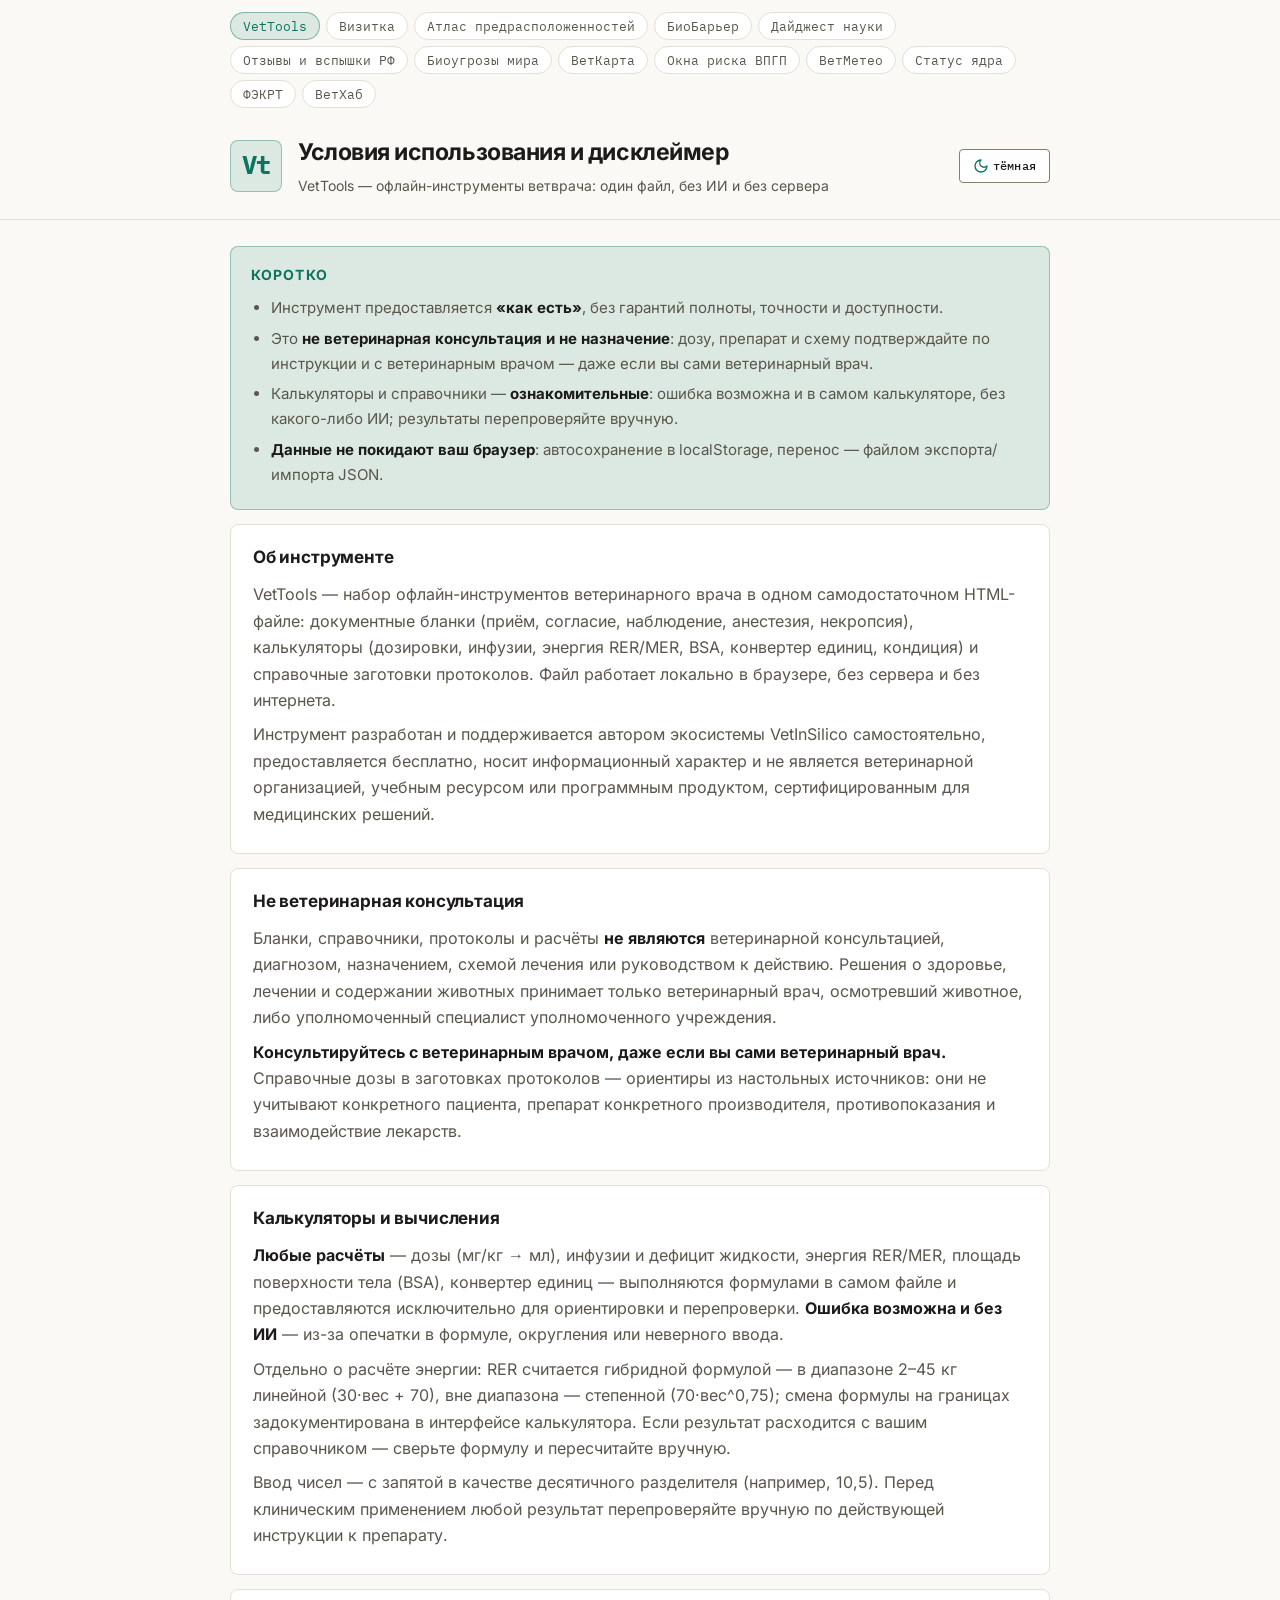
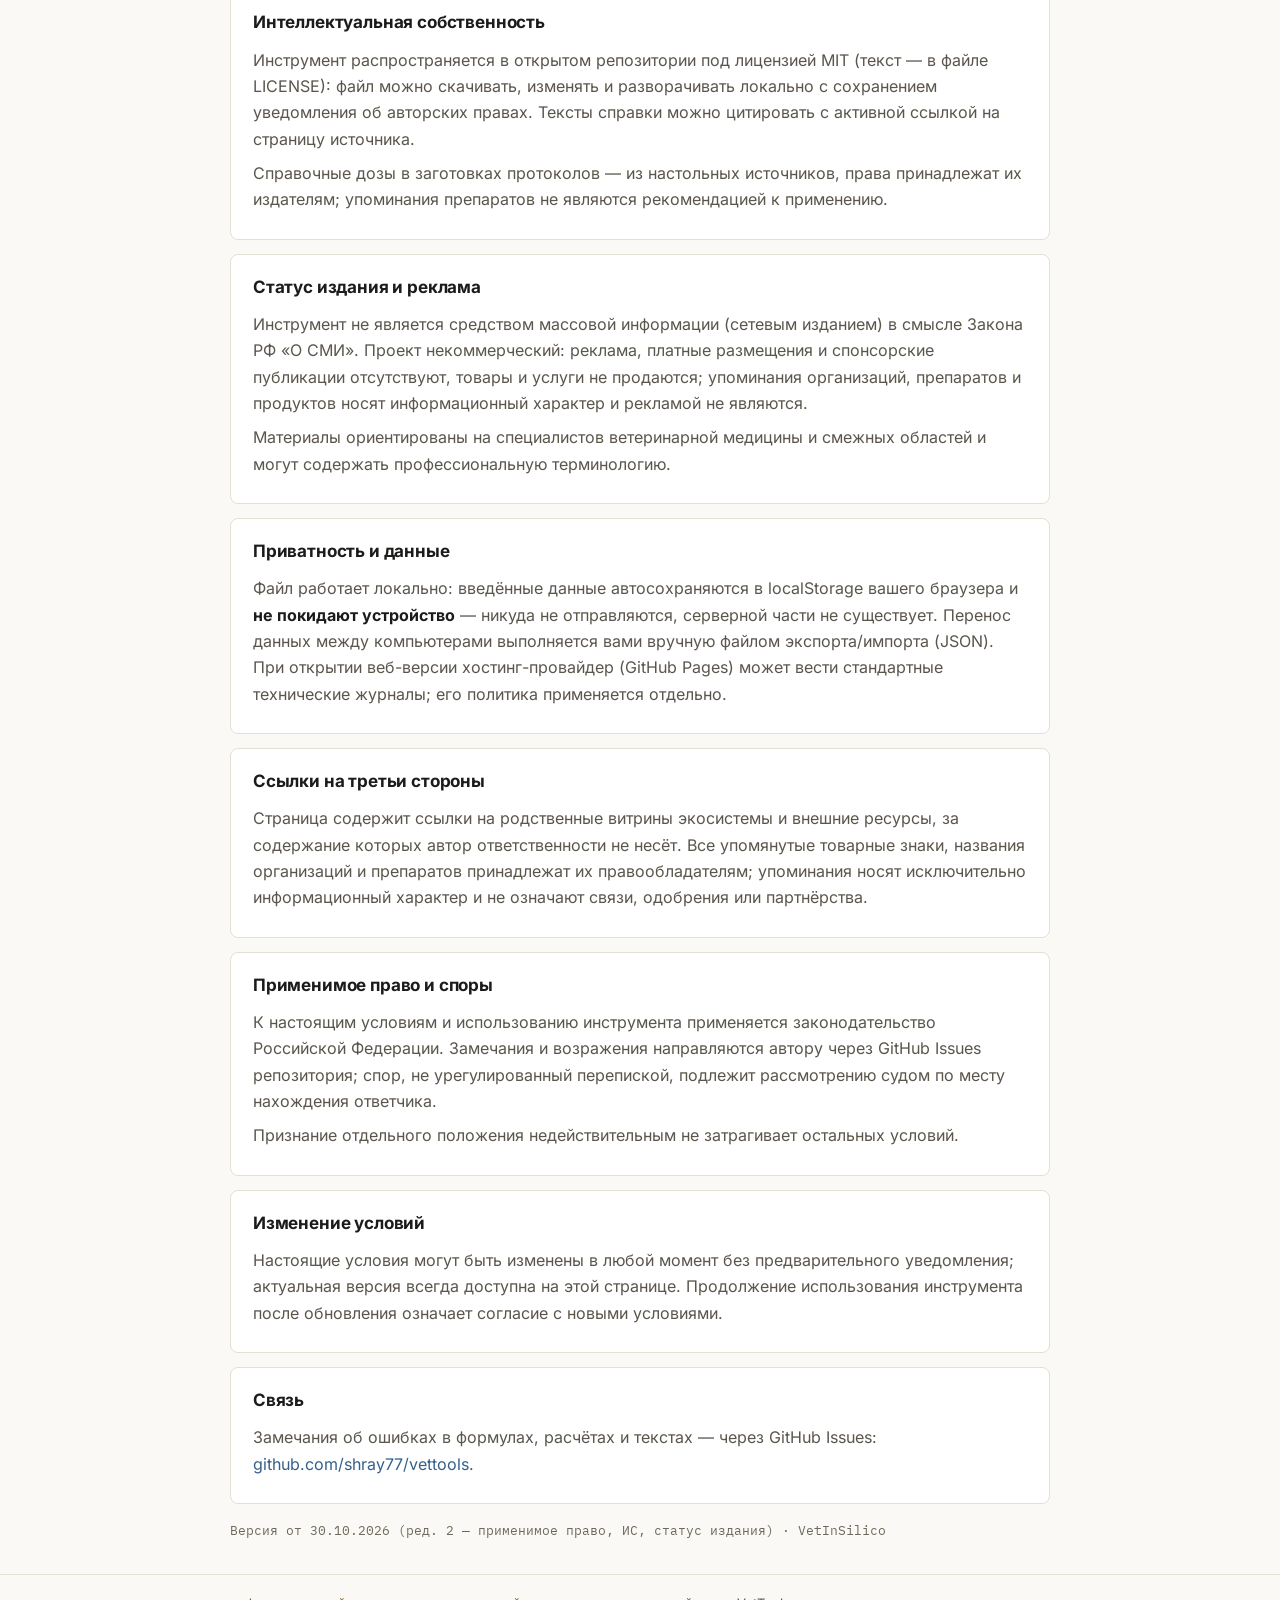
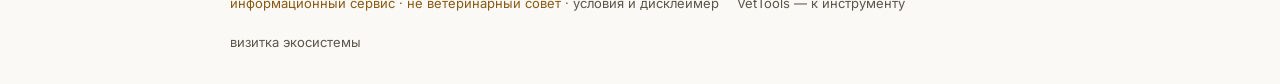
<file: terms.html>
<!doctype html>
<html lang="ru" data-theme="light">
<head>
<meta charset="utf-8">
<meta name="viewport" content="width=device-width, initial-scale=1">
<meta name="color-scheme" content="light">
<title>Условия использования и дисклеймер — VetTools</title>
<meta name="description" content="VetTools — офлайн-инструменты ветврача: как есть, не ветеринарная консультация, калькуляторы и дозировки ознакомительные, данные не покидают браузер.">
<meta property="og:title" content="Условия использования и дисклеймер — VetTools">
<meta property="og:description" content="Инструмент «как есть», не ветеринарный совет; результаты вычислений перепроверяйте вручную.">
<meta property="og:type" content="website">
<meta property="og:url" content="https://shray77.github.io/vettools/terms.html">
<meta name="twitter:card" content="summary">
<link rel="canonical" href="https://shray77.github.io/vettools/terms.html">
<link rel="icon" href="data:image/svg+xml,<svg xmlns='http://www.w3.org/2000/svg' viewBox='0 0 100 100'><text y='.9em' font-size='90'>🐾</text></svg>">
<link rel="stylesheet" href="./vet-ds.css">
<link rel="stylesheet" href="./fonts.css">
<script>(function(){try{if(localStorage.getItem("vetds-theme")==="dark")document.documentElement.setAttribute("data-theme","dark")}catch(e){}})()</script>
<style>
    /* Ядро — vet-ds (./vet-ds.css). Ниже — локальные алиасы и характер витрины
       (акцент vettools), значения токенов не дублируются. */
  :root {
    --ds-accent: #0D745F; --ds-accent-strong: #0B5D4E; --ds-accent-ink: #F0FDF9;
    --bg: var(--ds-bg);
    --surface: var(--ds-surface);
    --surface2: var(--ds-surface2);
    --border: var(--ds-border);
    --text: var(--ds-text);
    --muted: var(--ds-muted);
    --faint: var(--ds-faint);
    --accent: var(--ds-accent);
    --blue: var(--ds-blue);
    --warn: var(--ds-amber);
    --err: var(--ds-red);
    --mono: var(--ds-font-mono);
    --accent-dim: color-mix(in srgb, var(--accent) 12%, transparent);
  }
  [data-theme="dark"] {
    --ds-accent: #34D399; --ds-accent-strong: #6EE7B7; --ds-accent-ink: #06251B;
  }
  * { box-sizing: border-box; }
  html { scroll-behavior: smooth; }
  :focus-visible { outline: 2px solid var(--accent); outline-offset: 2px; }
  body { background: var(--bg); color: var(--text); font: 16px/1.65 var(--ds-font-sans); margin: 0; }
  .hub { display: flex; gap: 6px; flex-wrap: wrap; font: 12.5px var(--mono); max-width: 860px; margin: 0 auto; padding: 12px 20px 0; }
  .hub a { color: var(--muted); text-decoration: none; border: 1px solid var(--border); background: var(--surface); border-radius: 999px; padding: 5px 12px; }
  .hub a:hover { color: var(--text); border-color: var(--ds-border-strong); }
  .hub a.on { color: var(--accent); border-color: color-mix(in srgb, var(--accent) 45%, transparent); background: var(--accent-dim); }
  header.top .wrap { display: flex; align-items: center; justify-content: space-between; gap: 16px; flex-wrap: wrap; }
  header.top { border-bottom: 1px solid var(--border); padding: 26px 0 22px; }
  .theme-pill { min-height: 34px; padding: 0 13px; font: 500 12px var(--ds-font-mono, var(--mono, monospace)); }
  .theme-pill svg { color: var(--accent); }
  .wrap { max-width: 860px; margin: 0 auto; padding: 0 20px; }
  .brand { display: flex; align-items: center; gap: 16px; }
  .logo { width: 52px; height: 52px; border-radius: var(--ds-radius); background: var(--accent-dim); border: 1px solid color-mix(in srgb, var(--accent) 35%, transparent); display: grid; place-items: center; font-size: 24px; flex: none; color: var(--accent); font-family: var(--mono); font-weight: 700; }
  h1 { font-size: 23px; margin: 0; letter-spacing: -.02em; }
  .brand p { margin: 2px 0 0; color: var(--muted); font-size: 14px; }
  .tldr { background: var(--accent-dim); border: 1px solid color-mix(in srgb, var(--accent) 35%, transparent); border-radius: var(--ds-radius); padding: 16px 20px; margin: 26px 0 8px; }
  .tldr h2 { margin: 0 0 10px; font-size: 14px; text-transform: uppercase; letter-spacing: .08em; color: var(--accent); }
  .tldr ul { margin: 0; padding-left: 20px; }
  .tldr li { margin: 6px 0; font-size: 15px; }
  article section { background: var(--surface); border: 1px solid var(--border); border-radius: var(--ds-radius); padding: 18px 22px; margin: 14px 0; }
  article h2 { font-size: 17px; margin: 0 0 10px; letter-spacing: -.01em; }
  article p { margin: 8px 0; color: var(--muted); }
  article p b, article li b { color: var(--text); }
  article ul { margin: 8px 0; padding-left: 20px; color: var(--muted); }
  article li { margin: 5px 0; }
  a { color: var(--blue); text-decoration: none; }
  a:hover { text-decoration: underline; }
  .upd { color: var(--faint); font: 12.5px var(--mono); margin-top: 18px; }
  footer { border-top: 1px solid var(--border); margin-top: 36px; padding: 18px 0 30px; }
  .foot { display: flex; gap: 18px; flex-wrap: wrap; font-size: 13px; color: var(--faint); }
  .foot a { color: var(--muted); text-decoration: none; }
  .foot a:hover { color: var(--accent); }
  .foot .legal { color: var(--warn); }
</style>
</head>
<body>
<nav class="hub" aria-label="Экосистема">
  <a href="./index.html" class="on">VetTools</a>
  <a href="https://shray77.github.io/">Визитка</a>
  <a href="https://shray77.github.io/vetpredis-site/">Атлас предрасположенностей</a>
  <a href="https://shray77.github.io/biobarrier-site/">БиоБарьер</a>
  <a href="https://shray77.github.io/vetdigest-site/">Дайджест науки</a>
  <a href="https://shray77.github.io/vetrecall-site/">Отзывы и вспышки РФ</a>
  <a href="https://shray77.github.io/biothreat-site/">Биоугрозы мира</a>
  <a href="https://shray77.github.io/vet-heatmap/">ВетКарта</a>
  <a href="https://shray77.github.io/vetflu-site/">Окна риска ВПГП</a>
  <a href="https://shray77.github.io/vet-meteo/">ВетМетео</a>
  <a href="https://shray77.github.io/rss-core-site/">Статус ядра</a>
  <a href="https://shray77.github.io/vetfecrt-site/">ФЭКРТ</a>
  <a href="https://shray77.github.io/vet-hub/">ВетХаб</a>
</nav>
<header class="top">
  <div class="wrap">
    <div class="brand">
      <div class="logo">Vt</div>
      <div>
        <h1>Условия использования и дисклеймер</h1>
        <p>VetTools — офлайн-инструменты ветврача: один файл, без ИИ и без сервера</p>
      </div>
    </div>
    <button class="ds-btn ds-btn--sm ds-theme-toggle ds-theme-toggle--labeled theme-pill" id="themeToggle" aria-label="Переключить тему" title="Переключить тему">
        <svg class="ds-theme-toggle__sun" viewBox="0 0 24 24" width="16" height="16" fill="none" stroke="currentColor" stroke-width="2" stroke-linecap="round" aria-hidden="true"><circle cx="12" cy="12" r="4"/><path d="M12 2v2m0 16v2M4.9 4.9l1.4 1.4m11.4 11.4 1.4 1.4M2 12h2m16 0h2M4.9 19.1l1.4-1.4m11.4-11.4 1.4-1.4"/></svg>
        <svg class="ds-theme-toggle__moon" viewBox="0 0 24 24" width="16" height="16" fill="none" stroke="currentColor" stroke-width="2" stroke-linecap="round" stroke-linejoin="round" aria-hidden="true"><path d="M12 3a6 6 0 0 0 9 9 9 9 0 1 1-9-9Z"/></svg>
        <span class="ds-theme-toggle__label" aria-hidden="true"></span>
      </button>
  </div>
</header>

<main class="wrap">
<article>
  <div class="tldr">
    <h2>Коротко</h2>
    <ul>
      <li>Инструмент предоставляется <b>«как есть»</b>, без гарантий полноты, точности и доступности.</li>
      <li>Это <b>не ветеринарная консультация и не назначение</b>: дозу, препарат и схему подтверждайте по инструкции и с ветеринарным врачом — даже если вы сами ветеринарный врач.</li>
      <li>Калькуляторы и справочники — <b>ознакомительные</b>: ошибка возможна и в самом калькуляторе, без какого-либо ИИ; результаты перепроверяйте вручную.</li>
      <li><b>Данные не покидают ваш браузер</b>: автосохранение в localStorage, перенос — файлом экспорта/импорта JSON.</li>
    </ul>
  </div>

  <section id="about">
    <h2>Об инструменте</h2>
    <p>VetTools — набор офлайн-инструментов ветеринарного врача в одном самодостаточном HTML-файле: документные бланки (приём, согласие, наблюдение, анестезия, некропсия), калькуляторы (дозировки, инфузии, энергия RER/MER, BSA, конвертер единиц, кондиция) и справочные заготовки протоколов. Файл работает локально в браузере, без сервера и без интернета.</p>
    <p>Инструмент разработан и поддерживается автором экосистемы VetInSilico самостоятельно, предоставляется бесплатно, носит информационный характер и не является ветеринарной организацией, учебным ресурсом или программным продуктом, сертифицированным для медицинских решений.</p>
  </section>

  <section id="advice">
    <h2>Не ветеринарная консультация</h2>
    <p>Бланки, справочники, протоколы и расчёты <b>не являются</b> ветеринарной консультацией, диагнозом, назначением, схемой лечения или руководством к действию. Решения о здоровье, лечении и содержании животных принимает только ветеринарный врач, осмотревший животное, либо уполномоченный специалист уполномоченного учреждения.</p>
    <p><b>Консультируйтесь с ветеринарным врачом, даже если вы сами ветеринарный врач.</b> Справочные дозы в заготовках протоколов — ориентиры из настольных источников: они не учитывают конкретного пациента, препарат конкретного производителя, противопоказания и взаимодействие лекарств.</p>
  </section>

  <section id="calc">
    <h2>Калькуляторы и вычисления</h2>
    <p><b>Любые расчёты</b> — дозы (мг/кг → мл), инфузии и дефицит жидкости, энергия RER/MER, площадь поверхности тела (BSA), конвертер единиц — выполняются формулами в самом файле и предоставляются исключительно для ориентировки и перепроверки. <b>Ошибка возможна и без ИИ</b> — из-за опечатки в формуле, округления или неверного ввода.</p>
    <p>Отдельно о расчёте энергии: RER считается гибридной формулой — в диапазоне 2–45 кг линейной (30·вес + 70), вне диапазона — степенной (70·вес^0,75); смена формулы на границах задокументирована в интерфейсе калькулятора. Если результат расходится с вашим справочником — сверьте формулу и пересчитайте вручную.</p>
    <p>Ввод чисел — с запятой в качестве десятичного разделителя (например, 10,5). Перед клиническим применением любой результат перепроверяйте вручную по действующей инструкции к препарату.</p>
  </section>

  <section id="ip">
    <h2>Интеллектуальная собственность</h2>
    <p>Инструмент распространяется в открытом репозитории под лицензией MIT (текст — в файле LICENSE): файл можно скачивать, изменять и разворачивать локально с сохранением уведомления об авторских правах. Тексты справки можно цитировать с активной ссылкой на страницу источника.</p>
    <p>Справочные дозы в заготовках протоколов — из настольных источников, права принадлежат их издателям; упоминания препаратов не являются рекомендацией к применению.</p>
  </section>

  <section id="status">
    <h2>Статус издания и реклама</h2>
    <p>Инструмент не является средством массовой информации (сетевым изданием) в смысле Закона РФ «О СМИ». Проект некоммерческий: реклама, платные размещения и спонсорские публикации отсутствуют, товары и услуги не продаются; упоминания организаций, препаратов и продуктов носят информационный характер и рекламой не являются.</p>
    <p>Материалы ориентированы на специалистов ветеринарной медицины и смежных областей и могут содержать профессиональную терминологию.</p>
  </section>

  <section id="privacy">
    <h2>Приватность и данные</h2>
    <p>Файл работает локально: введённые данные автосохраняются в localStorage вашего браузера и <b>не покидают устройство</b> — никуда не отправляются, серверной части не существует. Перенос данных между компьютерами выполняется вами вручную файлом экспорта/импорта (JSON). При открытии веб-версии хостинг-провайдер (GitHub Pages) может вести стандартные технические журналы; его политика применяется отдельно.</p>
  </section>

  <section id="third">
    <h2>Ссылки на третьи стороны</h2>
    <p>Страница содержит ссылки на родственные витрины экосистемы и внешние ресурсы, за содержание которых автор ответственности не несёт. Все упомянутые товарные знаки, названия организаций и препаратов принадлежат их правообладателям; упоминания носят исключительно информационный характер и не означают связи, одобрения или партнёрства.</p>
  </section>

  <section id="law">
    <h2>Применимое право и споры</h2>
    <p>К настоящим условиям и использованию инструмента применяется законодательство Российской Федерации. Замечания и возражения направляются автору через GitHub Issues репозитория; спор, не урегулированный перепиской, подлежит рассмотрению судом по месту нахождения ответчика.</p>
    <p>Признание отдельного положения недействительным не затрагивает остальных условий.</p>
  </section>

  <section id="changes">
    <h2>Изменение условий</h2>
    <p>Настоящие условия могут быть изменены в любой момент без предварительного уведомления; актуальная версия всегда доступна на этой странице. Продолжение использования инструмента после обновления означает согласие с новыми условиями.</p>
  </section>

  <section id="contact">
    <h2>Связь</h2>
    <p>Замечания об ошибках в формулах, расчётах и текстах — через GitHub Issues: <a href="https://github.com/shray77/vettools/issues">github.com/shray77/vettools</a>.</p>
  </section>
</article>
<p class="upd">Версия от 30.10.2026 (ред. 2 — применимое право, ИС, статус издания) · VetInSilico</p>
</main>

<footer>
  <div class="wrap foot">
    <span class="legal">информационный сервис · не ветеринарный совет · <a href="./terms.html">условия и дисклеймер</a></span>
    <a href="./index.html">VetTools — к инструменту</a>
    <a href="https://shray77.github.io/">визитка экосистемы</a>
  </div>
</footer>
<script>
(function(){
  var root = document.documentElement, key = "vetds-theme";
  var btn = document.getElementById("themeToggle");
  if (btn) btn.addEventListener("click", function(){
    var dark = root.getAttribute("data-theme") === "dark";
    if (dark) root.setAttribute("data-theme", "light"); else root.setAttribute("data-theme", "dark");
    try { localStorage.setItem(key, dark ? "" : "dark"); } catch (e) {}
  });
})();
</script>
</body>
</html>
</file>
<file: vet-ds.css>
/* ==========================================================================
   vet-ds v2.5.2 «Научная периодика» — дизайн-система ветеринарной экосистемы
   --------------------------------------------------------------------------
   v2.1:  редакционный слой — .ds-rule-double, .ds-dropcap, .ds-spark,
          .ds-overline--rule, .ds-masthead-meta, .ds-theme-toggle--labeled
   v2.1.1: токен --ds-rule для «чернильных» линеек (тёмная тема больше не
          красит их текстом = «белые полосы»); .ds-rule-double на токене
   v2.2:  мастхед-паттерн витрин — .ds-masthead (шапка-«полоса периодики»
          c брендом/подзаголовком/боком), .ds-hub (навигация экосистемы
          пилюлями), .ds-footer--meta (левый многострочный подвал витрины).
          Закрывает последний открытый пункт роадмапа v2.0. Эталонная
          адопция: vetflu (Task 154).
   v2.3:  голоса по разделу + платформенный слой. Голос B «Формуляр»
          (data-theme="form"), компоненты периодики (.ds-tabs,
          .ds-pagination, .ds-delta--good/--bad, .ds-skeleton, .ds-empty,
          .ds-pullquote, .ds-ba), Prata-фолбэк кириллицы, :focus-visible,
          prefers-reduced-motion, print всех голосов. Платформа (блоки
          26-29): View Transitions, сноски-поповеры, прогресс чтения,
          формулярная валидация без JS. Повышено из v2.3-draft: Task 161
          (апрув+докрутки), 162 (лаборатория платформы), 163 (вес/слоп),
          164 (повышение). Гейт contrast_v2.py зелёный во всех 5 темах.
   v2.3.1: мобильная компакция периодики (блок 30) — мастхед/хаб/колофон
          на 640px: лого 38px, кегли вниз, хаб одним скроллящимся рядом,
          safe-area-inset-bottom у подвала. Повод: голос владельца —
          «на телефоне верх занимает большую часть экрана» (Task 165).
   v2.3.2: формуляр самодостаточен в любой оболочке — блок form дополнил
          токены текста/бордеров/статусов/теней значениями A-light (грабли
          §24: в A-dark секция наследовала бы кремовый --ds-text на бежевом).
          Значения = прежний merge root+form, гейт не меняется. Акцент
          остаётся характером витрины (пиннинг в тёмной оболочке обязателен).
          --ds-border-strong затемнён до #857F6E: подчёркивание инпутов —
          небуквенная графика, WCAG 1.4.11 требует 3:1 (A-light значение
          давало 1.57 на беж — слепая зона текстового гейта). Плюс фикс
          print-переанкорки: section[data-theme="form"] в селекторе блока 20 —
          §25 ниже по файлу побеждал равную специфичность, и стол печатался
          бежевым при включённых «фонах печати» (нашёл print-гейт vettools).
   v2.3.3: гейт §1.4.11 стал законом ядра (contrast_v2.py: border-strong ×
          3 поверхности ≥3:1, rule × bg ≥3:1, --ds-border исключён как
          декор) — и сразу поймал: root #C8C4B6 = 1.51–1.75, dark #554E44
          = 1.60–2.02, instrument #353B44 = 1.38–1.60. Фикс: border-strong
          #857F6E в A-light/A-dark (сепия-тушь единая с формуляром, худшая
          3.28:1) и #6A7590 в C (сталь, худшая 3.38:1). Task 175.
   v2.3.4: --ds-accent-text «акцент-тушь» — терракота, разведённая чер--
          нилами текста (color-mix от --ds-accent: характер витрины едет
          автоматически). Закрывает слепую зону «акцент-как-текст»:
          чистый акцент как текст = 4.38:1 на беж (root), 3.94 на гра--
          фите (dark), 3.7 на тинтах бейджей — .ds-overline b, .ds-fn,
          .ds-badge, .ds-hub a.on, .ds-link:hover теперь на туше; P=76
          root/form (худшая 5.13), P=64 dark (худшая 4.84), C — чистая
          бирюза (5.57). Гейт: contrast_v2 разбирает var()/color-mix.
   v2.4:  ПОЛЕВОЙ РЕЖИМ — шестая и седьмая темы. [data-theme="field"]
          «Солнце»: текст 7:1 (AAA — чтение на улице), тач-таргеты
          ≥48px, тени отключены (солнце их смывает), туша P=56
          (#782a16, худшая 7.18). [data-theme="night"] — янтарь без
          синего: синий канал наименьший в КАЖДОМ токене (закон гейта,
          не вкус), текст ≥7, статусы переведены на тёплые аналоги
          (blue→песок #D4B47E, violet→тёплый mauve #C9A184), прототип —
          nightTheme ветэко #16130E. Компоненты: .ds-toast (панель на
          волоске border-strong, без тени — эталон DsRoute-тост ветвойс),
          .ds-dl (прогресс скачивания модели: байты × скорость × ETA).
          Гейты: порог 7:1 для field/night текст-ролей и field-туши;
          ночь-без-синего проверяется по b<min(r,g) каждого токена.
   v2.4.1: поповер-фолбэк без Popover API (Chrome < 114, 2023) — сноска
          деградирует в классическую периодику: маркер не прикидывается
          кнопкой (курсор/тач сняты через @supports not selector(
          :popover-open)), текст живёт каноничным дублем — списком
          .ds-fnotes; дубль скрыт «всегда-закрыт» и показывается
          :popover-open. Урок QA: @supports (popover: popover) — ложь
          даже в свежих Chromium (HTML-атрибут ≠ CSS-свойство).
          Повод: код-ревью Task 178 («сайты тоже»).
   v2.4.2: хвост аудита 183 (Task 184) — фокус в один канон: .ds-btn
           больше не гасит чернильный контур блока 18 собственным
           box-shadow (дубль v2.3-эпохи, :514/:1072 — последний настоящий
           дубль селектора ядра); блок 24 вкладывает и полевые секции —
           section[data-theme="field"/"night"] получают фон/радиус/
           паддинг (containment без inline-костылей — example.html
           почищен); стрелка .ds-select переопределена для field
           (#524D45) и night (#A2957B — 5.47:1, прежде наследовала
           корневую 3.20:1); gate.yml: push-ветка починена (ain] →
           [main]), dart-срез gen/ds_tokens.g.dart гейтится diff-ом.
   v2.5.0: прожарка внешним аудитом (Task 197) — один релиз закрывает
           всё найденное, без последующих точечных патчей. BLOCKER:
           color-mix() жил в 30 декларациях без единого фолбэка —
           прозрачный sticky-бар .ds-header, исчезающие бейджи, ЧЁРНАЯ
           клякса .ds-spark__area, молчаливая потеря слоя туши → двойные
           декларации (литерал ДО color-mix) + @supports-слой токенов
           (блок 25a). MAJOR CSS: стрелка селекта формуляра (шортхэнд
           background её стирал), print-переанкорка чернил/статусов/туш
           (primary тёмных тем печатались чёрным-по-чёрному, пастели на
           бумаге ~2:1), .ds-ba pan-y (палец на изображении не блокирует
           страницу), .ds-toast скрыт без .show (висел вечно), reset
           a.ds-card, канон §18 расширен хабом/тогглом/хендлами.
           MAJOR цвет: статусные туши --ds-{status}-text (рецепт v2.3.4,
           худшая 4.61; поле — закон 7:1, 7.28+), границы §1.4.11 на
           border-strong/сплошные (тинты 35–45% давали 1.63–2.50),
           rule A-dark #6E685C→#726C5E (нулевая кромка 3.002), rule
           ночи #E6DAC2→#71694F (закон v2.1.1 «rule ≠ text» дошёл до
           ночи). MINOR: фокус field 3px, двойная индикация формуляра,
           containment светлой секции, защитный пиннинг акцента
           формуляра в тёмных оболочках (scoped), тоггл знает ночь,
           fade хаба/табов на мобиле, ellipsis меты, transform у
           сноски-поповера, поля 16px на ≤640 (iOS-зум), тап-таргет
           сноски, .ds-chip.on, PRM гасит View Transitions, print одним
           блоком + skeleton:none, --ds-shadow-in удалён (мёртвый токен).
           Гейты: contrast_v2 — туши статусов × поверхности × композиты
           «свой тинт 12%/8% × surface2» + print-псевдотема (M2);
           tokens.json/dart-срез — 5 статус-туш; a11y_gate — хаб/хендлы.
           Flutter-слайды дизайн-токенов НЕ пушатся: rule ночи меняет
           golden-кадры ветэко (darkTextPlaceholder) — отдельная волна
           с регенерацией золотых.
   v2.5.1: научный аудит SW-21 (01.11.2026) — математика WCAG подтверждена
           посимвольно против первоисточника (62/67 заявленных контрастов
           сошлись ≤0.05; якоря 21.0/4.5695/4.5422). Закрыта СЛЕПАЯ ЗОНА
           contrast-гейта: rgb()/rgba()/hsl()/hsla() конвертируются в hex
           и гейтятся тем же расчётом, полупрозрачные композитятся на
           --ds-bg темы — синтетика аудита (muted rgba ≈2.5:1 на белом,
           faint hsl 3.95:1) прежде уходила зелёной, теперь красная;
           selftest гоняет её при каждом запуске. ΔE76-цитаты выправлены:
           «0.5» → 12.6–48.8 по Viénot 1999 (нижняя граница 5.1);
           HIG §3/§12 — честные числа (1.87/2.37 и 8.45–9.81, худшая
           7.18). .ds-fn: 2.5.8 — через исключение Inline. Значения
           токенов НЕ менялись — каскад витрин не затронут.
   v2.5.2: две платформенные базы типографики (Task 224, голос владельца:
           «под ПК шрифт читаем, вторую — под мобилы»). Мобильная — база
           (прежние кегли, пальцевая дистанция чтения); десктопная —
           подъём на >640px (блок 0a): монитор дальше от глаз, кегли
           xs 11→12, s 12.5→13.5, m 14→15, l 17→18, xl 24→26. 2xl/hero —
           уже clamp(), платформенно-нейтральны. Тач-исключения блока 30
           (поля 16px на ≤640 против iOS-зума) не меняются. Flutter-порты
           (ВетСпик/ВетЭко/ВетОС) — мобильные приложения: живут на
           мобильной базе, их ds.dart не тронут. Значения ЦВЕТОВ не
           менялись — срез тем бит-в-байт, в tokens.json/dart-срезе
           меняется только версия.
   Один файл: токены + компоненты. Подключается витриной как копия
   (репо приватное — CDN недоступен) или git submodule.

   ГОЛОС СИСТЕМЫ (v2.0, решение владельца — Task 140):
   середина между зумер-модой и научной сдержанностью. Личность выражают
   типографика, данные и аннотации — НЕ декор. Референс: научная периодика
   (Our World in Data × издательские системы Anthropic).

   Темы:
     :root                    — A-light «Научная периодика» (бумага) — ДЕФОЛТ
     [data-theme="dark"]      — A-dark «Вечерний номер» (тёплый графит)
     [data-theme="instrument"]— C «Прибор» (графит + бирюза) — дашборды с картой
     [data-theme="light"]     — алиас A-light (обратная совместимость v0.1)
     [data-theme="form"]      — B «Формуляр» (голос разделов «действуешь»):
                                 секция на странице A — токены производные,
                                 плотность рабочего стола
     [data-theme="field"]      — A-полевой «Солнце» (v2.4): текст 7:1 (AAA,
                                 чтение на солнце), тач ≥48, плоские тени
     [data-theme="night"]      — полевая ночь (v2.4): янтарь без синего
                                 (b-канал наименьший во всех токенах)

   Витрина-характер: :root { --ds-accent: <светлое значение>; }
   [data-theme="dark"] { --ds-accent: <тёмное значение>; } — все производные
   (color-mix, currentColor, focus) едут автоматически.

   Шрифты: Google Fonts (link в README; офлайн — деградация на системные).

   Правила экосистемы (не менять без причины):
   - иконки = Lucide inline SVG; эмодзи в UI запрещены;
   - текст ≥ AA (4.5:1): --ds-faint — нижняя граница читаемого (проверено
     на bg/surface/surface2 во всех темах, scripts/contrast_v2.py);
   - ✓ ✗ ⚠ — легитимные типографские знаки статусов;
   - категориальные data-viz-цветы (карты/графики) ДС не подчиняются;
   - заголовки-витрины: serif-дисплей (--ds-font-display), курсивный акцент — em;
   - бан-лист: glassmorphism, mesh-градиенты, блобы, radius > 10px,
     эмодзи в UI, свечения вокруг текста;
   - движение: --ds-dur/--ds-ease, единые для всех переходов;
   - color-mix() всегда несёт фолбэк: обычные свойства — двойной
     декларацией (литерал ДО color-mix), токены — @supports-слоем
     (блок 25a); витрина, пиннящая --ds-accent, обязана переопределить
     и фолбэк-литерал своей туши (комментарий блока «Витрина-характер»);
   - статус никогда не передаётся только оттенком: рядом с .ds-dot
     обязан стоять глиф (✓ ✗ ⚠) или подпись — дейтеранопия сводит
     red/amber/green к оливковому диапазону, различима почти только
     светлота (ΔE76 по Viénot — 12.6–48.8; SW-21);
   - ядро требует box-sizing: border-box (reset витрины; само не ставит).
   ========================================================================== */

/* --------------------------------------------------------------------------
   1. Токены — A-light «Научная периодика» (дефолт)
   -------------------------------------------------------------------------- */
:root {
  color-scheme: light;

  /* -- Поверхности (бумага) ----------------------------------------------- */
  --ds-bg:        #FAF9F5;   /* фон страницы — тёплая бумага */
  --ds-surface:   #FFFFFF;   /* карточки, панели */
  --ds-surface2:  #F1EEE6;   /* приподнятые панели, hover-строки */
  --ds-border:    #E3E0D5;   /* волосяные линии (декоративные разделители — вне §1.4.11) */
  --ds-border-strong: #857F6E; /* рамки инпутов/кнопок/чипов: WCAG 1.4.11 ≥3:1 — та же сепия,
                              что у формуляра с v2.3.2 (было #C8C4B6 = 1.51–1.75:1 — слепая зона) */
  --ds-rule:      #1C1B1A;   /* «чернильные» линейки редакционного слоя (мастхед, № выпусков) */

  /* -- Текст --------------------------------------------------------------- */
  --ds-text:      #1C1B1A;   /* основной (16.3:1) */
  --ds-muted:     #5B564C;   /* второстепенный (6.9:1) */
  --ds-faint:     #6E695C;   /* метаданные, подписи (5.2:1, ≥AA везде) */

  /* -- Семантика статусов (едина по всем темам) ----------------------------- */
  --ds-red:       #B3261E;   /* ошибка, критично */
  --ds-green:     #47753A;   /* успех, OK (v2.3: +AA на surface2, было #4C7A3F 4.35) */
  --ds-amber:     #8A5A14;   /* внимание, предупреждение */
  --ds-orange:    #AC4E18;   /* высоко/риск (v2.3: +AA на surface2, было #B4531C 4.32) */
  --ds-blue:      #33608C;   /* инфо, ссылки-данные */
  --ds-violet:    #6D4FC4;   /* категориальный (данные, не UI) */

  /* -- Акцент: эпидемиологический красный периодики ------------------------ */
  --ds-accent:       #C73E1D;
  --ds-accent-strong: #A93516;   /* hover / активные состояния */
  --ds-accent-ink:   #FFF8F4;    /* текст на заливке акцентом (4.8:1) */
  --ds-accent-text:  color-mix(in srgb, var(--ds-accent) 76%, var(--ds-text) 24%);
                     /* v2.3.4 «акцент-тушь»: терракота, разведённая чернилами
                        текста — акцент-как-ТЕКСТ (§1.4.3, худшая 5.13:1 на тинтах
                        бейджей; чистый акцент давал 3.7–4.4). Заливки/графика —
                        по-прежнему чистый --ds-accent */

  /* -- Статусные туши (v2.5, прожарка §3.1) ----------------------------------
     Статус-как-текст на СВОИХ тинтах (бейджи, ноты) — тот же рецепт, что
     у акцент-туши v2.3.4: разводится чернилами СВОЕЙ темы, характер едет
     сам. Чистые статусы, проходящие AA на само-тинтах, туш не получают
     (root: red 4.67, blue 4.81 — чистые). Гейт: статус-тушь × поверхности
     × композиты «свой тинт 12%/8% × surface2» (бейдж/нота) */
  --ds-red-text:    var(--ds-red);
  --ds-green-text:  color-mix(in srgb, var(--ds-green)  87%, var(--ds-text) 13%);   /* #416936 */
  --ds-amber-text:  color-mix(in srgb, var(--ds-amber)  93%, var(--ds-text)  7%);   /* #825614 */
  --ds-orange-text: color-mix(in srgb, var(--ds-orange) 87%, var(--ds-text) 13%);   /* #994718 */
  --ds-blue-text:   var(--ds-blue);

  /* -- Типографика: голос системы ------------------------------------------- */
  --ds-font-display: "Instrument Serif", "Prata", Georgia, "Times New Roman", serif;
  --ds-font-sans: "Inter", ui-sans-serif, -apple-system, "Segoe UI", Roboto,
                  "Helvetica Neue", Arial, sans-serif;
  --ds-font-mono: "IBM Plex Mono", ui-monospace, "SF Mono", "Cascadia Mono",
                  Consolas, "Liberation Mono", monospace;

  /* v2.5.2 — ДВЕ платформенные базы (Task 224): мобильная = база
     (пальцевая дистанция чтения), десктопная — подъём на >640px
     (монитор дальше от глаз — кегли крупнее ради читаемости, голос
     владельца: «под ПК шрифт читаем»). 2xl/hero — clamp(), нейтральны.
     Десктоп-значения подключаются блоком 0a сразу после :root. */
  --ds-text-xs:   11px;
  --ds-text-s:    12.5px;
  --ds-text-m:    14px;
  --ds-text-l:    17px;
  --ds-text-xl:   24px;
  --ds-text-2xl:  clamp(30px, 4.5vw, 40px);  /* заголовки-витрины, serif */
  --ds-text-hero: clamp(38px, 6vw, 64px);    /* h1 лендинга, serif */
  --ds-text-xs-d:   12px;    /* десктопная база: те же роли, +1…+2px */
  --ds-text-s-d:    13.5px;
  --ds-text-m-d:    15px;
  --ds-text-l-d:    18px;
  --ds-text-xl-d:   26px;

  /* -- Спейсинг (базис 4px) -------------------------------------------------- */
  --ds-space-1: 4px;
  --ds-space-2: 8px;
  --ds-space-3: 12px;
  --ds-space-4: 16px;
  --ds-space-5: 24px;
  --ds-space-6: 32px;
  --ds-space-7: 48px;

  /* -- Радиусы (периодика: сдержанные) --------------------------------------- */
  --ds-radius-s:    4px;   /* кнопки, чипы, инпуты */
  --ds-radius:      8px;   /* карточки, панели */
  --ds-radius-pill: 999px;

  /* -- Тени (бумага: мягкий ambient) ----------------------------------------- */
  --ds-shadow:    0 1px 2px rgba(28,27,26,.05), 0 10px 28px rgba(28,27,26,.06);

  /* -- Движение (единая спецификация) ---------------------------------------- */
  --ds-dur:  160ms;
  --ds-ease: cubic-bezier(.2, 0, 0, 1);

  /* -- Фокус (a11y) ------------------------------------------------------------ */
  --ds-focus: 0 0 0 2px var(--ds-bg), 0 0 0 4px var(--ds-accent);
}

/* --------------------------------------------------------------------------
   0a. Платформенная база типографики (v2.5.2, Task 224) — десктопная.
   Мобильная живёт в :root (база); >640px — подъём кеглей: монитор
   дальше от глаз, шрифт читаемее. Специфичность та же (:root),
   блок позже — побеждает. Работает во всех темах: темы перекрашивают
   цвета, кегли платформенные. Блок 30 (≤640px) своими пиксельными
   исключениями остаётся сильнее в своих рамках.
   -------------------------------------------------------------------------- */
@media (min-width: 641px) {
  :root {
    --ds-text-xs: var(--ds-text-xs-d);
    --ds-text-s:  var(--ds-text-s-d);
    --ds-text-m:  var(--ds-text-m-d);
    --ds-text-l:  var(--ds-text-l-d);
    --ds-text-xl: var(--ds-text-xl-d);
  }
}

/* --------------------------------------------------------------------------
   1a. A-dark «Вечерний номер» — тёплый графит, кремовый текст
   -------------------------------------------------------------------------- */
[data-theme="dark"] {
  color-scheme: dark;

  --ds-bg:        #211E19;
  --ds-surface:   #2A2620;
  --ds-surface2:  #34302A;
  --ds-border:    #3F3A32;
  --ds-border-strong: #857F6E; /* v2.3.3: ≥3:1 на худшей поверхности #34302A (3.28) — единая
                              «сепия-тушь» сильных рамок в свете и ночи (было #554E44 = 1.60–2.02) */
  --ds-rule:      #726C5E;   /* v2.5 (§3.3): было #6E685C — кромка 3.002, запас
                              по построению нулевой; × bg 3.18 — линейка,
                              а не полоса (НЕ --ds-text!) */

  --ds-text:      #EDE9E0;   /* 13.7:1 */
  --ds-muted:     #B8B1A3;   /* 7.8:1 */
  --ds-faint:     #9E9789;   /* 5.7:1 bg / 4.5:1 surface2 — AA везде */

  --ds-red:       #E87963;   /* 4.6:1 на surface2 — AA на всех поверхностях */
  --ds-green:     #8DB96F;
  --ds-amber:     #D9A24A;
  --ds-orange:    #E08A4F;
  --ds-blue:      #82A9CC;
  --ds-violet:    #B9A5E3;

  --ds-accent:       #E06A43;   /* терракота на тёмном (5.0:1) */
  --ds-accent-strong: #EC855F;
  --ds-accent-ink:   #1F0E07;   /* 5.6:1 на заливке */
  --ds-accent-text:  color-mix(in srgb, var(--ds-accent) 64%, var(--ds-text) 36%);
                     /* v2.3.4: тёмный акцент слабее на своих поверхностях
                        (3.4–3.9) — разводим сильнее, к белому чернилу;
                        худшая 4.84:1 на тинте бейджа */

  /* v2.5: green 4.67 / amber 4.60 — чистые проходят на само-тинтах;
     red/orange/blue разводим к чернилу (худшие 4.61–4.66) */
  --ds-red-text:    color-mix(in srgb, var(--ds-red)    77%, var(--ds-text) 23%);   /* #e99380 */
  --ds-green-text:  var(--ds-green);
  --ds-amber-text:  var(--ds-amber);
  --ds-orange-text: color-mix(in srgb, var(--ds-orange) 84%, var(--ds-text) 16%);   /* #e29966 */
  --ds-blue-text:   color-mix(in srgb, var(--ds-blue)   91%, var(--ds-text)  9%);   /* #8cafce */

  --ds-shadow:    0 1px 2px rgba(0,0,0,.3), 0 8px 24px rgba(0,0,0,.22);
}

/* --------------------------------------------------------------------------
   1b. C «Прибор» — дашборды с картой: графит + приборная бирюза
   -------------------------------------------------------------------------- */
[data-theme="instrument"] {
  color-scheme: dark;

  --ds-bg:        #14161A;
  --ds-surface:   #1A1D22;
  --ds-surface2:  #20242B;
  --ds-border:    #262A31;
  --ds-border-strong: #6A7590; /* v2.3.3: ≥3:1 на худшей поверхности #20242B (3.38) — сталь
                              светлее графита, аффорданс рамок (было #353B44 = 1.38–1.60) */
  --ds-rule:      #5A6472;   /* ~3:1 на bg — приборная линейка без неона */

  --ds-text:      #E8EAED;   /* 15.0:1 */
  --ds-muted:     #AAB5C0;   /* 8.7:1 */
  --ds-faint:     #939EA9;   /* 6.6:1 bg / 5.7:1 surface2 */

  --ds-red:       #E46655;   /* v2.3: +AA на surface2 (было #E2604F 4.46) */
  --ds-green:     #57B87B;
  --ds-amber:     #E0A438;
  --ds-orange:    #E08A4F;
  --ds-blue:      #6FA8DC;
  --ds-violet:    #A78BFA;

  --ds-accent:       #35C29A;   /* приборная бирюза (8.1:1) */
  --ds-accent-strong: #4AD4AC;
  --ds-accent-ink:   #0C1210;   /* 8.4:1 на заливке */
  --ds-accent-text:  var(--ds-accent);
                     /* v2.3.4: C — бирюза чистая, 5.57:1 худшая (тинт
                        бейджа на surface2); характеры (циан лабораторий)
                        наследуют автоматически через var() */

  /* v2.5: в C ниже AA на само-тинтах только red — разводим его;
     остальные чистые */
  --ds-red-text:    color-mix(in srgb, var(--ds-red)    85%, var(--ds-text) 15%);   /* #e57a6c */
  --ds-green-text:  var(--ds-green);
  --ds-amber-text:  var(--ds-amber);
  --ds-orange-text: var(--ds-orange);
  --ds-blue-text:   var(--ds-blue);

  --ds-shadow:    0 1px 2px rgba(0,0,0,.35), 0 8px 24px rgba(0,0,0,.25);
}

/* 1c. Обратная совместимость v0.1: витрины со старым атрибутом светлой темы */
[data-theme="light"] { color-scheme: light; }

/* --------------------------------------------------------------------------
   1d. A-полевой «Солнце» (v2.4) — чтение на улице: 7:1, тач ≥48, плоско
   -------------------------------------------------------------------------- */
[data-theme="field"] {
  color-scheme: light;

  /* максимум отражения: чистая бумага, никаких кремовых оттенков;
     surface2 — единственный тон-шаг (на солнце тонкие различия гибнут) */
  --ds-bg:        #FFFFFF;
  --ds-surface:   #FFFFFF;
  --ds-surface2:  #F0EEE8;
  --ds-border:    #D9D5C8;   /* декор — вне §1.4.11 как и в A-light */
  --ds-border-strong: #6E6656; /* рамки на солнце: 4.89 худшая — в A-light 3.28;
                                полевой аффорданс должен переживать блики */
  --ds-rule:      #14110E;

  /* чернила: 7:1 (AAA) на всех поверхностях — порог полевого гейта;
     faint #524D45 (7.22) — подписи тоже читаются под солнцем */
  --ds-text:      #14110E;   /* 16.2:1 */
  --ds-muted:     #47423B;   /* 8.58:1 */
  --ds-faint:     #524D45;   /* 7.22:1 */

  /* статусы A-light проходят на белом (4.67–5.67) — семантика статусов
     едина по темам (правило ядра), полевой порог их не трогает */
  --ds-red:       #B3261E;
  --ds-green:     #47753A;
  --ds-amber:     #8A5A14;
  --ds-orange:    #AC4E18;
  --ds-blue:      #33608C;
  --ds-violet:    #6D4FC4;

  --ds-accent:       #C73E1D;   /* заливки — та же терракота (кнопка =
                                  крупный текст, AA 4.8 хватает) */
  --ds-accent-strong: #A93516;
  --ds-accent-ink:   #FFF8F4;
  --ds-accent-text:  color-mix(in srgb, var(--ds-accent) 56%, var(--ds-text) 44%);
                     /* полевая туша P=56 (#782a16, худшая 7.18 на тинте):
                        акцент-как-текст на солнце — тоже AAA */

  /* v2.5 (§3.1): полевой закон 7:1 распространён на статусы — туши
     разведены до 7.28–7.42 на само-тинтах */
  --ds-red-text:    color-mix(in srgb, var(--ds-red)    65%, var(--ds-text) 35%);   /* #7b1f18, 7.31 */
  --ds-green-text:  color-mix(in srgb, var(--ds-green)  56%, var(--ds-text) 44%);   /* #314927, 7.35 */
  --ds-amber-text:  color-mix(in srgb, var(--ds-amber)  60%, var(--ds-text) 40%);   /* #5b3d12, 7.28 */
  --ds-orange-text: color-mix(in srgb, var(--ds-orange) 56%, var(--ds-text) 44%);   /* #693314, 7.42 */
  --ds-blue-text:   color-mix(in srgb, var(--ds-blue)   65%, var(--ds-text) 35%);   /* #284460, 7.35 */

  /* солнце смывает тени — плоскость как у формуляра (print-паттерн) */
  --ds-shadow:    none;

  /* фокус толще: 5px контур — на солнце 4px теряется в блике */
  --ds-focus: 0 0 0 2px var(--ds-bg), 0 0 0 5px var(--ds-accent);
}

/* --------------------------------------------------------------------------
   1e. Полевая ночь (v2.4) — янтарь без синего: тёмная адаптация глаз
   -------------------------------------------------------------------------- */
[data-theme="night"] {
  color-scheme: dark;

  /* прототип — nightTheme ветэко (#16130E): тёплый чёрный, синий канал
     в КАЖДОМ токене — наименьший (закон contrast_v2: b < min(r,g));
     ночь не вышибает родопсин — можно вернуться к работе с фонариком */
  --ds-bg:        #16130E;
  --ds-surface:   #1D1912;
  --ds-surface2:  #262017;
  --ds-border:    #3A3428;
  --ds-border-strong: #8A8270;  /* 4.23 худшая — тёплой стали хватает */
  --ds-rule:      #71694F;   /* v2.5: закон v2.1.1 «rule ≠ text» дошёл до ночи —
                              прежний #E6DAC2 = сами чернила (11.7:1 = «белые
                              полосы»); тёплая линейка 3.4:1 на bg, синий —
                              наименьший канал, как у всех токенов ночи */

  --ds-text:      #E6DAC2;   /* 11.7:1 — тёплые чернила */
  --ds-muted:     #C2B599;   /* 7.96:1 — тоже за полевым порогом 7 */
  --ds-faint:     #A2957B;   /* 5.47:1 — метаданные, AA (не полевой порог) */

  /* статусы — тёплые аналоги: СИНЕГО НЕТ (blue→песок, violet→тёплый mauve);
     семантика сохранена позицией в API, не оттенком */
  --ds-red:       #E8785A;
  --ds-green:     #BFB15E;
  --ds-amber:     #E8C068;
  --ds-orange:    #E8A05C;
  --ds-blue:      #D4B47E;   /* «инфо» песочный — синий канал наименьший */
  --ds-violet:    #C9A184;   /* категориальный — тёплый mauve */

  --ds-accent:       #E8A25C;   /* янтарь (8.5 с чернилами) */
  --ds-accent-strong: #F0B876;
  --ds-accent-ink:   #1F1305;
  --ds-accent-text:  color-mix(in srgb, var(--ds-accent) 86%, var(--ds-text) 14%);
                     /* ночная туша почти чистый янтарь (худшая 6.33 на тинте):
                        разводить сильнее незачем — глаз ночью и так контрастный */

  /* v2.5: ночи туши статусов не нужны — чистые на само-тинтах 4.65–7.19 */
  --ds-red-text:    var(--ds-red);
  --ds-green-text:  var(--ds-green);
  --ds-amber-text:  var(--ds-amber);
  --ds-orange-text: var(--ds-orange);
  --ds-blue-text:   var(--ds-blue);

  --ds-shadow:    0 1px 2px rgba(0,0,0,.55), 0 8px 24px rgba(0,0,0,.45);

  --ds-focus: 0 0 0 2px var(--ds-bg), 0 0 0 4px var(--ds-accent);
}

/* --------------------------------------------------------------------------
   2. Базовая типографика ДС
   -------------------------------------------------------------------------- */
.ds-body {
  font-family: var(--ds-font-sans);
  font-size: var(--ds-text-m);
  line-height: 1.55;
  color: var(--ds-text);
  background: var(--ds-bg);
  -webkit-font-smoothing: antialiased;
  font-variant-numeric: tabular-nums;   /* цифры данных не пляшут */
}

/* --------------------------------------------------------------------------
   2a. Голос периодики: дисплей, оверлайн, сноски
   -------------------------------------------------------------------------- */
.ds-display {
  font-family: var(--ds-font-display);
  font-weight: 400;
  font-size: var(--ds-text-2xl);
  line-height: 1.12;
  letter-spacing: -.01em;
  margin: 0 0 var(--ds-space-3);
}
.ds-display em { color: var(--ds-accent-text); font-style: italic; }

.ds-display--hero {
  font-size: var(--ds-text-hero);
  line-height: 1.05;
  letter-spacing: -.015em;
}

/* моно-оверлайн над заголовком: «01 · Эпидситуация // Грипп птиц» */
.ds-overline {
  font-family: var(--ds-font-mono);
  font-size: var(--ds-text-xs);
  font-weight: 500;
  letter-spacing: .14em;
  text-transform: uppercase;
  color: var(--ds-muted);
  margin: 0 0 var(--ds-space-3);
}
.ds-overline b { color: var(--ds-accent-text); font-weight: 500; }

/* подпись «Рис. N — ...» под иллюстрацией/графиком */
.ds-figure { margin: 0; }
.ds-figure__caption {
  margin-top: var(--ds-space-2);
  font-family: var(--ds-font-mono);
  font-size: var(--ds-text-xs);
  line-height: 1.5;
  color: var(--ds-faint);
}
.ds-figure__caption b { color: var(--ds-accent-text); font-weight: 500; }

/* сноска в тексте и подвал сносок */
.ds-fn {
  color: var(--ds-accent-text);
  font-family: var(--ds-font-mono);
  font-size: .62em;
  vertical-align: super;
  line-height: 0;
  cursor: help;
}
.ds-fnotes {
  font-family: var(--ds-font-mono);
  font-size: var(--ds-text-xs);
  line-height: 1.7;
  color: var(--ds-faint);
  border-top: 1px solid var(--ds-border);
  padding-top: var(--ds-space-3);
  max-width: 62ch;
}

/* фактура лабноты: точечная сетка для hero-зон (тон, не декор-градиент).
   v2.5: единственный color-mix БЕЗ фолбэка — чистый декор, в браузерах
   без color-mix деградирует в ровный фон (допустимо, задокументировано) */
.ds-bg-dots {
  background-image: radial-gradient(
    circle,
    color-mix(in srgb, var(--ds-text) 13%, transparent) 1px,
    transparent 1.2px);
  background-size: 22px 22px;
}

/* --------------------------------------------------------------------------
   2b. Редакционный слой v2.1 — мастхед, буквица, спарклайн, двойные линейки
   -------------------------------------------------------------------------- */
/* двойная линейка периодики: толстая линия + тонкая (пустой div-разделитель) */
.ds-rule-double {
  border: none;
  border-top: 2px solid var(--ds-rule);
  padding-top: 2px;
  margin: var(--ds-space-4) 0;
}
.ds-rule-double::after { content: ""; display: block; border-top: 1px solid var(--ds-border-strong); }

/* буквица первого абзаца (лид номера) */
.ds-dropcap::first-letter {
  float: left;
  font-family: var(--ds-font-display);
  font-size: 3em;
  line-height: .82;
  padding: .05em .12em 0 0;
  color: var(--ds-accent-text);
}

/* спарклайн: орнамент = данные (svg viewBox="0 0 100 30" preserveAspectRatio="none") */
.ds-spark { display: block; width: 100%; height: 30px; }
.ds-spark__line {
  fill: none;
  stroke: var(--ds-accent);
  stroke-width: 1.75;
  stroke-linecap: round;
  stroke-linejoin: round;
  vector-effect: non-scaling-stroke;
}
.ds-spark__area {
  fill: transparent;   /* v2.5 BLOCKER: фолбэк — иначе fill сбрасывается в ЧЁРНЫЙ */
  fill: color-mix(in srgb, var(--ds-accent) 10%, transparent);
}
.ds-spark__end { fill: var(--ds-accent); }

/* оверлайн-разделитель секции: «№ 128 · 24 октября» + линейка до края */
.ds-overline--rule { display: flex; align-items: center; gap: var(--ds-space-3); }
.ds-overline--rule::after { content: ""; flex: 1; height: 1px; background: var(--ds-border-strong); }

/* служебная строка мастхеда («газетная» вёрстка шапки) */
.ds-masthead-meta {
  display: flex;
  justify-content: space-between;
  gap: var(--ds-space-3);
  flex-wrap: wrap;
  font-family: var(--ds-font-mono);
  font-size: var(--ds-text-xs);
  letter-spacing: .08em;
  text-transform: uppercase;
  color: var(--ds-faint);
}

/* --------------------------------------------------------------------------
   3. Кнопки
   -------------------------------------------------------------------------- */
.ds-btn {
  display: inline-flex;
  align-items: center;
  justify-content: center;
  gap: var(--ds-space-1);
  min-height: 38px;                 /* тач-таргет: полевой инструмент */
  padding: 0 var(--ds-space-4);
  border: 1px solid var(--ds-border-strong);
  border-radius: var(--ds-radius-s);
  background: var(--ds-surface);
  color: var(--ds-text);
  font: inherit;
  font-size: var(--ds-text-s);
  font-weight: 600;
  cursor: pointer;
  text-decoration: none;
  white-space: nowrap;
  transition: background var(--ds-dur) var(--ds-ease),
              border-color var(--ds-dur) var(--ds-ease),
              color var(--ds-dur) var(--ds-ease);
}
.ds-btn:hover:not(:disabled):not([aria-disabled="true"]) {
  background: var(--ds-surface2); border-color: var(--ds-text);
}
/* v2.4.2: собственный box-shadow-фокус снят — кнопка живёт общим
   чернильным контуром блока 18 (дубль селектора .ds-btn:focus-visible
   на :514/:1072 был последним настоящим дублем ядра, аудит 183-С4) */
.ds-btn:active { transform: translateY(1px); }
.ds-btn:disabled, .ds-btn[aria-disabled="true"] {
  opacity: .45; cursor: not-allowed; transform: none;
}

.ds-btn--primary {
  background: var(--ds-accent);
  border-color: var(--ds-accent);
  color: var(--ds-accent-ink);
}
.ds-btn--primary:hover:not(:disabled):not([aria-disabled="true"]) {
  background: var(--ds-accent-strong);
  border-color: var(--ds-accent-strong);
  color: var(--ds-accent-ink);
}

.ds-btn--danger {
  background: transparent;
  border-color: var(--ds-red);   /* v2.5 §1.4.11: сплошная — тинт 45% давал 2.02–2.24 */
  color: var(--ds-red-text);     /* v2.5 §3.1: туш — чистая на тинтах 3.7–4.4 */
}
.ds-btn--danger:hover:not(:disabled):not([aria-disabled="true"]) {
  background: var(--ds-surface2);   /* v2.5 BLOCKER: фолбэк без color-mix */
  background: color-mix(in srgb, var(--ds-red) 12%, transparent);
  border-color: var(--ds-red);
}

.ds-btn--ghost {
  background: transparent;
  border-color: transparent;
  color: var(--ds-muted);
}
.ds-btn--ghost:hover:not(:disabled):not([aria-disabled="true"]) {
  background: var(--ds-surface2);
  border-color: transparent;
  color: var(--ds-text);
}

.ds-btn--sm { min-height: 30px; padding: 0 var(--ds-space-3); font-size: var(--ds-text-xs); }

/* квадратная иконка-кнопка (тоггл темы, соцссылки) */
.ds-btn--icon {
  width: 38px;
  padding: 0;
  color: var(--ds-muted);
}
.ds-btn--icon:hover:not(:disabled):not([aria-disabled="true"]) { color: var(--ds-text); }

/* --------------------------------------------------------------------------
   4. Карточки и панели
   -------------------------------------------------------------------------- */
.ds-card {
  background: var(--ds-surface);
  border: 1px solid var(--ds-border);
  border-radius: var(--ds-radius);
  padding: var(--ds-space-4);
  transition: border-color var(--ds-dur) var(--ds-ease),
              transform var(--ds-dur) var(--ds-ease),
              box-shadow var(--ds-dur) var(--ds-ease);
}
.ds-card:hover { border-color: var(--ds-border-strong); }
.ds-card--pad-l { padding: var(--ds-space-5); }
.ds-card--flat { border-color: transparent; box-shadow: var(--ds-shadow); }
.ds-card--flat:hover { transform: translateY(-1px); box-shadow: var(--ds-shadow); }

/* v2.5 (M5): a.ds-card сбрасывает UA-стили ссылки — синий текст и
   подчёркивание всего содержимого в компонент не входят */
a.ds-card, a.ds-card:visited { color: inherit; text-decoration: none; }

.ds-card__title {
  font-size: var(--ds-text-m);
  font-weight: 700;
  margin: 0 0 var(--ds-space-2);
}
.ds-card__meta {
  font-size: var(--ds-text-xs);
  color: var(--ds-faint);
  margin: 0 0 var(--ds-space-3);
}

/* крупная цифра-статистика (сигнатура периодики: данные = орнамент) */
.ds-stat { display: flex; flex-direction: column; gap: 6px; }
.ds-stat__value {
  font-family: var(--ds-font-display);
  font-size: 42px;
  line-height: 1;
  letter-spacing: -.01em;
}
.ds-stat__value small { font-size: 20px; color: var(--ds-muted); font-weight: 400; }
.ds-stat__label {
  font-family: var(--ds-font-mono);
  font-size: var(--ds-text-xs);
  letter-spacing: .08em;
  text-transform: uppercase;
  color: var(--ds-faint);
}

/* --------------------------------------------------------------------------
   5. Чипы и бейджи
   -------------------------------------------------------------------------- */
.ds-chip {
  display: inline-flex;
  align-items: center;
  gap: var(--ds-space-1);
  min-height: 26px;
  padding: 0 var(--ds-space-2);
  border: 1px solid var(--ds-border-strong);
  border-radius: var(--ds-radius-s);      /* периодика: чипы не пилюли */
  background: transparent;
  color: var(--ds-muted);
  font-size: var(--ds-text-xs);
  font-weight: 600;
  line-height: 1;
  white-space: nowrap;
  text-decoration: none;
  cursor: default;
  font-family: var(--ds-font-mono);
  transition: border-color var(--ds-dur) var(--ds-ease),
              color var(--ds-dur) var(--ds-ease);
}
a.ds-chip:hover { border-color: var(--ds-text); color: var(--ds-text); }

/* v2.5 (MINOR 12): выбранное состояние чипа-фильтра (HIG §6 —
   состояние существует всегда): .on или aria-pressed="true" */
.ds-chip.on, .ds-chip[aria-pressed="true"] {
  background: var(--ds-surface2);
  border-color: var(--ds-text);
  color: var(--ds-text);
}

/* v2.5 §1.4.11: граница статусных чипов — border-strong (тинт 35% давал
   1.63–2.35 на поверхностях); статусная идентичность живёт в ТЕКСТЕ
   (чистые статусы — AA на поверхностях) и/или ds-dot */
.ds-chip--red    { color: var(--ds-red);    border-color: var(--ds-border-strong); }
.ds-chip--green  { color: var(--ds-green);  border-color: var(--ds-border-strong); }
.ds-chip--amber  { color: var(--ds-amber);  border-color: var(--ds-border-strong); }
.ds-chip--orange { color: var(--ds-orange); border-color: var(--ds-border-strong); }
.ds-chip--blue   { color: var(--ds-blue);   border-color: var(--ds-border-strong); }

/* компактный бейдж (заливка тоном статуса). v2.5: текст — статусная
   ТУШЬ (чистые статусы на тинтах давали 3.7–4.4), заливка — двойной
   декларацией (BLOCKER: без color-mix бейдж читается текстом без
   пилюли, а не теряется); +orange/+blue — симметрия API (прожарка, NIT) */
.ds-badge {
  display: inline-flex;
  align-items: center;
  gap: 4px;
  padding: 2px var(--ds-space-2);
  border-radius: var(--ds-radius-s);
  font-size: var(--ds-text-xs);
  font-weight: 700;
  line-height: 1.4;
  background: transparent;
  background: color-mix(in srgb, var(--ds-accent) 12%, transparent);
  color: var(--ds-accent-text);
}
.ds-badge--red    { background: transparent; background: color-mix(in srgb, var(--ds-red)    12%, transparent);    color: var(--ds-red-text); }
.ds-badge--green  { background: transparent; background: color-mix(in srgb, var(--ds-green)  12%, transparent);  color: var(--ds-green-text); }
.ds-badge--amber  { background: transparent; background: color-mix(in srgb, var(--ds-amber)  12%, transparent);  color: var(--ds-amber-text); }
.ds-badge--orange { background: transparent; background: color-mix(in srgb, var(--ds-orange) 12%, transparent); color: var(--ds-orange-text); }
.ds-badge--blue   { background: transparent; background: color-mix(in srgb, var(--ds-blue)   12%, transparent);   color: var(--ds-blue-text); }

/* статусная точка. v2.5: +orange/+blue (симметрия API). ТОЧКА —
   единственный hue-only носитель статуса: закон ядра требует рядом
   глиф (✓ ✗ ⚠) или подпись — дейтеранопия сводит red/amber/green
   к оливковому диапазону, различима почти только светлота (SW-21) */
.ds-dot {
  width: 8px; height: 8px;
  border-radius: 50%;
  background: var(--ds-muted);
  flex-shrink: 0;
}
.ds-dot--red { background: var(--ds-red); }
.ds-dot--green { background: var(--ds-green); }
.ds-dot--amber { background: var(--ds-amber); }
.ds-dot--orange { background: var(--ds-orange); }
.ds-dot--blue { background: var(--ds-blue); }

/* --------------------------------------------------------------------------
   6. Формы (фильтры витрин)
   -------------------------------------------------------------------------- */
.ds-field { display: flex; flex-direction: column; gap: var(--ds-space-1); }

.ds-label {
  font-size: var(--ds-text-xs);
  font-weight: 600;
  color: var(--ds-muted);
}

.ds-input, .ds-select, .ds-textarea {
  font: inherit;
  font-size: var(--ds-text-s);
  color: var(--ds-text);
  background: var(--ds-surface);
  border: 1px solid var(--ds-border-strong);
  border-radius: var(--ds-radius-s);
  padding: var(--ds-space-2) var(--ds-space-3);
  min-height: 38px;
  transition: border-color var(--ds-dur) var(--ds-ease);
}
.ds-input::placeholder, .ds-textarea::placeholder { color: var(--ds-faint); opacity: 1; }
.ds-input:hover, .ds-select:hover, .ds-textarea:hover { border-color: var(--ds-muted); }
.ds-input:focus, .ds-select:focus, .ds-textarea:focus {
  outline: none;
  border-color: var(--ds-accent);
  box-shadow: var(--ds-focus);
}
/* КОНТРАКТ стрелок (v2.5, прожарка §6.5): stroke каждой data-URI ниже =
   faint-токен ЕЁ темы (root #6E695C, dark #9E9789, C #939EA9, field #524D45,
   night #A2957B; формуляр — свой блок §25). Гейт контраста видит faint ×
   поверхности, но не hex внутри URI — правя токен, правь и стрелку */
.ds-select {
  appearance: none;
  padding-right: var(--ds-space-6);
  background-image: url("data:image/svg+xml,%3Csvg xmlns='http://www.w3.org/2000/svg' width='12' height='12' viewBox='0 0 24 24' fill='none' stroke='%236E695C' stroke-width='2' stroke-linecap='round'%3E%3Cpath d='m6 9 6 6 6-6'/%3E%3C/svg%3E");
  background-repeat: no-repeat;
  background-position: right var(--ds-space-3) center;
}
[data-theme="dark"] .ds-select {
  background-image: url("data:image/svg+xml,%3Csvg xmlns='http://www.w3.org/2000/svg' width='12' height='12' viewBox='0 0 24 24' fill='none' stroke='%239E9789' stroke-width='2' stroke-linecap='round'%3E%3Cpath d='m6 9 6 6 6-6'/%3E%3C/svg%3E");
}
[data-theme="instrument"] .ds-select {
  background-image: url("data:image/svg+xml,%3Csvg xmlns='http://www.w3.org/2000/svg' width='12' height='12' viewBox='0 0 24 24' fill='none' stroke='%23939EA9' stroke-width='2' stroke-linecap='round'%3E%3Cpath d='m6 9 6 6 6-6'/%3E%3C/svg%3E");
}
/* v2.4.2: полевые стрелки — прежде тема наследовала корневую (#6E695C:
   на ночном #16130E лишь 3.20:1 — небуквенная графика §1.4.11 у самой
   кромки); каждой теме — своя, по её faint-токену, как у dark/instrument */
[data-theme="field"] .ds-select {
  background-image: url("data:image/svg+xml,%3Csvg xmlns='http://www.w3.org/2000/svg' width='12' height='12' viewBox='0 0 24 24' fill='none' stroke='%23524D45' stroke-width='2' stroke-linecap='round'%3E%3Cpath d='m6 9 6 6 6-6'/%3E%3C/svg%3E");
}
[data-theme="night"] .ds-select {
  background-image: url("data:image/svg+xml,%3Csvg xmlns='http://www.w3.org/2000/svg' width='12' height='12' viewBox='0 0 24 24' fill='none' stroke='%23A2957B' stroke-width='2' stroke-linecap='round'%3E%3Cpath d='m6 9 6 6 6-6'/%3E%3C/svg%3E");
}

.ds-kbd {
  font-family: var(--ds-font-mono);
  font-size: var(--ds-text-xs);
  color: var(--ds-muted);
  background: var(--ds-surface2);
  border: 1px solid var(--ds-border);
  border-radius: 4px;
  padding: 1px 6px;
  line-height: 1.5;
}

/* --------------------------------------------------------------------------
   7. Таблицы (ленты данных — волосяные линии, не зебра)
   -------------------------------------------------------------------------- */
.ds-table {
  width: 100%;
  border-collapse: collapse;
  font-size: var(--ds-text-s);
}
.ds-table th {
  text-align: left;
  font-family: var(--ds-font-mono);
  font-size: var(--ds-text-xs);
  font-weight: 500;
  text-transform: uppercase;
  letter-spacing: .1em;
  color: var(--ds-faint);
  padding: var(--ds-space-2) var(--ds-space-3);
  border-bottom: 1px solid var(--ds-border-strong);
}
.ds-table td {
  padding: var(--ds-space-2) var(--ds-space-3);
  border-bottom: 1px solid var(--ds-border);
  vertical-align: top;
}
.ds-table tbody tr:last-child td { border-bottom: none; }
.ds-table tbody tr { transition: background var(--ds-dur) var(--ds-ease); }
.ds-table tbody tr:hover { background: var(--ds-surface2); }
.ds-table--wrap td, .ds-table--wrap th { overflow-wrap: anywhere; }

/* --------------------------------------------------------------------------
   8. Шапка и подвал экосистемы
   -------------------------------------------------------------------------- */
.ds-header {
  position: sticky;
  top: 0;
  z-index: 40;
  display: flex;
  align-items: center;
  gap: var(--ds-space-3);
  height: 52px;
  padding: 0 var(--ds-space-4);
  background: var(--ds-bg);   /* v2.5 BLOCKER: фолбэк — иначе прозрачный sticky-бар */
  background: color-mix(in srgb, var(--ds-bg) 86%, transparent);
  -webkit-backdrop-filter: saturate(1.4) blur(10px);   /* Safari ≤ 17 */
  backdrop-filter: saturate(1.4) blur(10px);
  border-bottom: 1px solid var(--ds-border);
}
.ds-header__brand {
  display: inline-flex;
  align-items: center;
  gap: var(--ds-space-2);
  font-weight: 700;
  font-size: var(--ds-text-m);
  color: var(--ds-text);
  text-decoration: none;
}
.ds-header__brand svg { color: var(--ds-accent); }
.ds-header__spacer { margin-left: auto; }

.ds-footer {
  margin-top: var(--ds-space-7);
  padding: var(--ds-space-5) var(--ds-space-4) var(--ds-space-4);
  border-top: 1px solid var(--ds-border);
  font-family: var(--ds-font-mono);
  font-size: var(--ds-text-xs);
  letter-spacing: .06em;
  text-transform: uppercase;
  color: var(--ds-faint);
  text-align: center;
}
.ds-footer a { color: var(--ds-muted); }

/* --- v2.2: мастхед витрины-«периодики» (заголовок полосы, не липкий) ----
   .ds-header — компактный липкий бар приложений; .ds-masthead — редакционный
   двойник для витрин: мета-строка (.ds-masthead-meta, v2.1) + бренд-ряд
   (лого × заголовок-дисплей × подзаголовок) + бок (live-статус, тоггл).
   Разметка:
     <header class="ds-masthead">
       <div class="ds-masthead-meta">…</div>          <!-- опционально -->
       <div class="ds-masthead__row">                 <!-- .wrap у витрины -->
         <div class="ds-masthead__brand">
           <div class="ds-masthead__logo">svg</div>
           <div>
             <h1 class="ds-masthead__title">…</h1>
             <p class="ds-masthead__sub">…</p>
           </div>
         </div>
         <div class="ds-masthead__side">live · toggle</div>
       </div>
     </header>
     <div class="ds-rule-double"></div>               <!-- низ мастхеда -->
   -------------------------------------------------------------------------- */
.ds-masthead { border-bottom: 1px solid var(--ds-border); padding: var(--ds-space-4) 0 var(--ds-space-4); }
.ds-masthead__row {
  display: flex; align-items: center; justify-content: space-between;
  gap: var(--ds-space-4); flex-wrap: wrap;
}
.ds-masthead__brand { display: flex; align-items: center; gap: var(--ds-space-4); }
.ds-masthead__logo {
  width: 52px; height: 52px; flex: none;
  display: grid; place-items: center;
  color: var(--ds-accent);
  background: transparent;                                      /* v2.5 BLOCKER: фолбэк */
  background: color-mix(in srgb, var(--ds-accent) 12%, transparent);
  border: 1px solid currentColor;                               /* фолбэк: цвет = --ds-accent */
  border: 1px solid color-mix(in srgb, var(--ds-accent) 35%, transparent);
  border-radius: var(--ds-radius);
}
.ds-masthead__logo svg { width: 28px; height: 28px; }
.ds-masthead__title {
  font-family: var(--ds-font-display);
  font-weight: 400;
  font-size: 29px;
  letter-spacing: -.01em;
  line-height: 1.15;
  margin: 0;
  color: var(--ds-text);
}
.ds-masthead__sub { margin: 2px 0 0; color: var(--ds-muted); font-size: 14px; max-width: 60ch; }
.ds-masthead__sub--display { font: italic 400 16px/1.35 var(--ds-font-display); max-width: 48ch; }
.ds-masthead__side { display: flex; align-items: center; gap: var(--ds-space-2); flex-wrap: wrap; }

/* v2.2: ряд навигации экосистемы (хаб-ссылки пилюлями). Активная — aria-current
   или класс .on (обратная совместимость витрин). */
.ds-hub {
  display: flex; gap: 6px; flex-wrap: wrap;
  font-family: var(--ds-font-mono);
  font-size: 12.5px;
}
.ds-hub a {
  color: var(--ds-muted);
  text-decoration: none;
  border: 1px solid var(--ds-border);
  background: var(--ds-surface);
  border-radius: var(--ds-radius-pill);
  padding: 5px 12px;
  transition: color var(--ds-dur) var(--ds-ease), border-color var(--ds-dur) var(--ds-ease),
              background var(--ds-dur) var(--ds-ease);
}
.ds-hub a:hover {
  color: var(--ds-text);
  border-color: var(--ds-border-strong);   /* v2.5 §1.4.11: muted 40% давал 1.92–2.45 */
}
.ds-hub a.on, .ds-hub a[aria-current="page"] {
  color: var(--ds-accent-text);
  border-color: var(--ds-accent);           /* v2.5 §1.4.11: сплошная — тинт 45% давал 1.86–2.50 */
  background: transparent;                  /* v2.5 BLOCKER: фолбэк без color-mix */
  background: color-mix(in srgb, var(--ds-accent) 12%, transparent);
}

/* v2.2: подвал витрины с легал/данными-строками — левый, без капса
   (редакционный колофон). База .ds-footer остаётся для центрированных. */
.ds-footer--meta {
  display: flex; flex-direction: column;
  gap: var(--ds-space-2);
  text-align: left;
  text-transform: none;
  letter-spacing: .02em;
}
.ds-footer--meta .ds-footer__legal { color: var(--ds-faint); }
.ds-footer--meta a { text-decoration: none; }
.ds-footer--meta a:hover { color: var(--ds-text); text-decoration: underline; }

/* --------------------------------------------------------------------------
   9. Утилиты типографики
   -------------------------------------------------------------------------- */
.ds-mono  { font-family: var(--ds-font-mono); }
.ds-muted { color: var(--ds-muted); }
.ds-faint { color: var(--ds-faint); }
.ds-err   { color: var(--ds-red); }
.ds-ok    { color: var(--ds-green); }
.ds-warn  { color: var(--ds-amber); }

.ds-link {
  color: var(--ds-text);
  text-decoration: underline;
  text-decoration-color: var(--ds-accent);
  text-decoration-thickness: 1px;
  text-underline-offset: 3px;
}
.ds-link:hover { color: var(--ds-accent-text); }

/* абзац-пояснение под заголовком секции */
.ds-lede {
  font-size: var(--ds-text-l);
  line-height: 1.6;
  color: var(--ds-muted);
  max-width: 62ch;
  margin: 0 0 var(--ds-space-4);
}

/* уведомление-полоса. v2.5: текст — статусная ТУШЬ (чистые на тинтах
   3.7–4.4), граница — border-strong (§1.4.11: amber 35% давал 1.78–2.73;
   идентичность ноты несут текст и фон), заливка — двойной декларацией;
   +--err/--ok — симметрия API (прожарка, NIT) */
.ds-note {
  display: flex;
  gap: var(--ds-space-2);
  align-items: flex-start;
  padding: var(--ds-space-3) var(--ds-space-4);
  border-radius: var(--ds-radius-s);
  border: 1px solid var(--ds-border-strong);
  background: transparent;
  background: color-mix(in srgb, var(--ds-amber) 8%, transparent);
  color: var(--ds-amber-text);
  font-size: var(--ds-text-s);
}
.ds-note--info {
  background: transparent;
  background: color-mix(in srgb, var(--ds-blue) 8%, transparent);
  color: var(--ds-blue-text);
}
.ds-note--err {
  background: transparent;
  background: color-mix(in srgb, var(--ds-red) 8%, transparent);
  color: var(--ds-red-text);
}
.ds-note--ok {
  background: transparent;
  background: color-mix(in srgb, var(--ds-green) 8%, transparent);
  color: var(--ds-green-text);
}

/* --------------------------------------------------------------------------
   10. Тема-тоггл (паттерн витрин: light <-> dark)
   -------------------------------------------------------------------------- */
.ds-theme-toggle { display: inline-flex; }
button.ds-theme-toggle { cursor: pointer; }   /* v2.5 (M6): не подразумевается .ds-btn--icon-компосом */
.ds-theme-toggle svg { width: 16px; height: 16px; }
[data-theme="dark"] .ds-theme-toggle .ds-theme-toggle__sun,
[data-theme="instrument"] .ds-theme-toggle .ds-theme-toggle__sun,
[data-theme="night"] .ds-theme-toggle .ds-theme-toggle__sun { display: none; }
.ds-theme-toggle .ds-theme-toggle__moon { display: none; }
[data-theme="dark"] .ds-theme-toggle .ds-theme-toggle__moon,
[data-theme="instrument"] .ds-theme-toggle .ds-theme-toggle__moon,
[data-theme="night"] .ds-theme-toggle .ds-theme-toggle__moon { display: block; }

/* вариант с подписью (юзер-фидбек: иконка-одиночка терялась среди метаданных):
   иконка и слово = ЦЕЛЬ переключения — [☾ тёмная] на светлом, [☀ светлая] на тёмном.
   v2.5 (MINOR 6): ночь — тоже тёмная (прежде в ночной секции обещала «тёмную»);
   поле честно обещает «тёмную» — оно светлое */
.ds-theme-toggle--labeled .ds-theme-toggle__sun { display: none; }
[data-theme="dark"] .ds-theme-toggle--labeled .ds-theme-toggle__sun,
[data-theme="instrument"] .ds-theme-toggle--labeled .ds-theme-toggle__sun,
[data-theme="night"] .ds-theme-toggle--labeled .ds-theme-toggle__sun { display: block; }
.ds-theme-toggle--labeled .ds-theme-toggle__moon { display: block; }
[data-theme="dark"] .ds-theme-toggle--labeled .ds-theme-toggle__moon,
[data-theme="instrument"] .ds-theme-toggle--labeled .ds-theme-toggle__moon,
[data-theme="night"] .ds-theme-toggle--labeled .ds-theme-toggle__moon { display: none; }
.ds-theme-toggle--labeled .ds-theme-toggle__label {
  font-family: var(--ds-font-mono);
  font-size: var(--ds-text-xs);
  font-weight: 500;
  letter-spacing: .02em;
}
.ds-theme-toggle--labeled .ds-theme-toggle__label::after { content: "тёмная"; }
[data-theme="dark"] .ds-theme-toggle--labeled .ds-theme-toggle__label::after,
[data-theme="instrument"] .ds-theme-toggle--labeled .ds-theme-toggle__label::after,
[data-theme="night"] .ds-theme-toggle--labeled .ds-theme-toggle__label::after { content: "светлая"; }

@media (prefers-reduced-motion: reduce) {
  .ds-btn, .ds-card, .ds-chip, .ds-table tbody tr { transition: none; }
  .ds-btn:active { transform: none; }
}

/* ==========================================================================
   v2.3 — слой периодики и платформы (быв. v2.3-draft, блоки 12–29)
   ========================================================================== */

/* -- 12. Tabs (периодика: подчёркнутая вкладка, не пилюля) ------------------ */
.ds-tabs {
  display: flex; gap: var(--ds-space-4);
  border-bottom: 1px solid var(--ds-border);
  overflow-x: auto; scrollbar-width: none;
}
.ds-tabs::-webkit-scrollbar { display: none; }
.ds-tab {
  appearance: none; background: none; border: none; cursor: pointer;
  font: 500 var(--ds-text-m)/1.3 var(--ds-font-sans);
  color: var(--ds-muted);
  padding: var(--ds-space-2) 2px calc(var(--ds-space-2) + 1px);
  border-bottom: 2px solid transparent;
  margin-bottom: -1px;
  white-space: nowrap;
  transition: color var(--ds-dur) var(--ds-ease),
              border-color var(--ds-dur) var(--ds-ease);
}
.ds-tab:hover { color: var(--ds-text); }
.ds-tab[aria-selected="true"], .ds-tab.on {
  color: var(--ds-text); border-bottom-color: var(--ds-accent); font-weight: 600;
}

/* -- 13. Pagination ---------------------------------------------------------- */
.ds-pagination {
  display: flex; align-items: center; gap: var(--ds-space-2);
  font: var(--ds-text-s)/1 var(--ds-font-sans); color: var(--ds-muted);
}
.ds-page-btn {
  appearance: none; cursor: pointer;
  border: 1px solid var(--ds-border-strong);   /* v2.5 §1.4.11: idle 1.17–1.47 → border-strong (hover уже на нём) */
  background: var(--ds-surface);
  border-radius: var(--ds-radius-s); color: var(--ds-text);
  font: 500 var(--ds-text-m)/1 var(--ds-font-sans);
  padding: 6px 10px; min-width: 32px; text-align: center;
  transition: background var(--ds-dur) var(--ds-ease),
              border-color var(--ds-dur) var(--ds-ease);
}
.ds-page-btn:hover:not(:disabled) { border-color: var(--ds-border-strong); background: var(--ds-surface2); }
.ds-page-btn[aria-current="page"], .ds-page-btn.on {
  background: var(--ds-accent); border-color: var(--ds-accent);
  color: var(--ds-accent-ink); font-weight: 600;
}
.ds-page-btn:disabled { opacity: .4; cursor: default; }

/* -- 14. Delta — стрелки типографикой, направление и цвет независимы --------- */
.ds-delta {
  display: inline-flex; align-items: baseline; gap: 2px;
  font: 600 var(--ds-text-s)/1 var(--ds-font-mono);
  font-variant-numeric: tabular-nums;
  white-space: nowrap;
}
.ds-delta::before { font-weight: 700; }
.ds-delta--up   { color: var(--ds-green); }
.ds-delta--up::before   { content: "\2191"; }
.ds-delta--down { color: var(--ds-red); }
.ds-delta--down::before { content: "\2193"; }
.ds-delta--flat { color: var(--ds-faint); }
.ds-delta--flat::before { content: "\2194"; }
/* Семантика ≠ направление («вспышек −2» — вниз, но хорошо). Цветовые модификаторы
   идут ПОСЛЕ направления и перебивают его: .ds-delta--down.ds-delta--good — вниз зелёным.
   Порядок в файле = специфичность, inline-стили больше не нужны. */
.ds-delta--good { color: var(--ds-green); }
.ds-delta--bad  { color: var(--ds-red); }

/* -- 15. Skeleton ------------------------------------------------------------ */
.ds-skeleton {
  border-radius: var(--ds-radius-s);
  background:
    linear-gradient(100deg, transparent 30%, var(--ds-surface2) 50%, transparent 70%),
    var(--ds-border);
  background-size: 200% 100%, 100% 100%;
  background-position: 100% 0, 0 0;
  animation: ds-skeleton 1.4s var(--ds-ease) infinite;
  min-height: 1em;
}
@keyframes ds-skeleton {
  from { background-position: 100% 0, 0 0; }
  to   { background-position: -60% 0, 0 0; }
}
.ds-skeleton--text  { height: 12px; margin: 6px 0; }
.ds-skeleton--title { height: 24px; width: 60%; margin: 8px 0; }
.ds-skeleton--block { height: 120px; }

/* -- 16. Empty state ---------------------------------------------------------- */
.ds-empty {
  text-align: center; padding: var(--ds-space-7) var(--ds-space-5);
  border: 1px dashed var(--ds-border-strong); border-radius: var(--ds-radius);
  color: var(--ds-muted);
}
.ds-empty__glyph { font-size: 28px; line-height: 1; margin-bottom: var(--ds-space-2); color: var(--ds-faint); }
.ds-empty__title { font: 600 var(--ds-text-l)/1.3 var(--ds-font-sans); color: var(--ds-text); margin: 0 0 var(--ds-space-1); }
.ds-empty__hint  { font: var(--ds-text-m)/1.5 var(--ds-font-sans); margin: 0 auto var(--ds-space-4); max-width: 46ch; }

/* -- 17. Pullquote ------------------------------------------------------------ */
.ds-pullquote {
  margin: var(--ds-space-6) 0;
  padding-left: var(--ds-space-5);
  border-left: 3px solid var(--ds-accent);
  font: italic var(--ds-text-xl)/1.4 var(--ds-font-display);
  color: var(--ds-text);
}
.ds-pullquote cite {
  display: block; margin-top: var(--ds-space-2);
  font: 500 var(--ds-text-s)/1.4 var(--ds-font-sans);
  font-style: normal; color: var(--ds-faint);
}

/* -- 18. Фокус — чернильный контур -------------------------------------------- */
/* Карточки-ссылки — focus-visible; :focus-within убран (урок exp-form): иначе
   фокус в инпуте обводит рамкой всю карточку — шум вместо навигации.
   v2.5 (M6, прожарка): канон расширен — ГЛАВНАЯ навигация .ds-hub a (прежде
   вне канона!), тоггл темы (зависимость от .ds-btn--icon была только в
   комментарии), хендл/кноб до-после (M3). Инпуты остаются на кольце
   --ds-focus + контуре; двойная индикация снята у формуляра (§25). */
.ds-tabs :focus-visible, .ds-page-btn:focus-visible, .ds-btn:focus-visible,
.ds-input:focus-visible, .ds-select:focus-visible, .ds-textarea:focus-visible,
.ds-chip:focus-visible, .ds-link:focus-visible, a.ds-card:focus-visible,
.ds-card[tabindex]:focus-visible,
.ds-hub a:focus-visible, .ds-theme-toggle:focus-visible,
.ds-ba__handle:focus-visible, .ds-ba__knob:focus-visible {
  outline: 2px solid var(--ds-accent);
  outline-offset: 2px;
}

/* -- 19. Движение только служебное -------------------------------------------- */
@media (prefers-reduced-motion: reduce) {
  .ds-skeleton { animation: none; }
  *, *::before, *::after {
    animation-duration: .01ms !important;
    transition-duration: .01ms !important;
  }
}

/* -- 20. Печать ---------------------------------------------------------------- */
/* v2.5 (прожарка): блок ПЕРЕЕХАЛ вниз — за формулярной темой §25 и слоем
   фолбэков 25a, чтобы бумажная переанкорка побеждала литерали фолбэков
   в print+no-color-mix (порядок каскада); оба print-блока ядра слиты
   в один (MINOR 14). Содержимое — см. новое место ниже. */

/* -- 21. Before/After — дергалка сравнения ------------------------------------- */
.ds-ba {
  position: relative; overflow: hidden;
  border: 1px solid var(--ds-border); border-radius: var(--ds-radius);
  user-select: none;
  /* v2.5 (M3, прожарка): контейнер пускает вертикальный скролл страницы —
     палец на изображении больше не блокирует её; дергалка — только за
     хендл/кноб (touch-action: none там). A11y-контракт (долг витрины):
     хендл — tabindex="0" + role="slider" + aria-valuenow/min/max;
     фокус — канон §18 */
  touch-action: pan-y;
  background: var(--ds-surface2);
}
.ds-ba img { display: block; width: 100%; height: auto; pointer-events: none; -webkit-user-drag: none; user-select: none; }
.ds-ba__after {
  position: absolute; inset: 0; overflow: hidden;
  clip-path: inset(0 0 0 var(--ds-ba-pos, 50%));
}
.ds-ba__after img { width: 100%; height: 100%; object-fit: cover; object-position: top; }
.ds-ba__handle {
  position: absolute; top: 0; bottom: 0; left: var(--ds-ba-pos, 50%);
  width: 2px; background: var(--ds-accent); cursor: ew-resize;
  transform: translateX(-1px);
  touch-action: none;   /* v2.5 (M3): захват — только здесь */
}
.ds-ba__knob {
  position: absolute; top: 50%; left: 50%;
  transform: translate(-50%, -50%);
  width: 34px; height: 34px; border-radius: var(--ds-radius-pill);
  background: var(--ds-accent); color: var(--ds-accent-ink);
  display: grid; place-items: center;
  font: 700 13px/1 var(--ds-font-sans);
  box-shadow: var(--ds-shadow);
  cursor: ew-resize;
  touch-action: none;   /* v2.5 (M3) */
}
.ds-ba__label {
  position: absolute; top: var(--ds-space-3); z-index: 2;
  font: 600 var(--ds-text-xs)/1 var(--ds-font-mono);
  text-transform: uppercase; letter-spacing: .08em;
  background: var(--ds-surface); color: var(--ds-text);
  border: 1px solid var(--ds-border); border-radius: var(--ds-radius-pill);
  padding: 5px 10px;
}
.ds-ba__label--l { left: var(--ds-space-3); }
.ds-ba__label--r { right: var(--ds-space-3); }

/* -- 22. Кириллический дисплей-фолбэк ------------------------------------------- */
/* v2.5 (NIT, прожарка): :root-дубль блока 22 умер — Prata вписан в шкалу
   блока 1 (--ds-font-display); @font-face остаются здесь */

/* -- 23. Prata самохостом (OFL, 32 КБ) ------------------------------------------- */
@font-face {
  font-family: "Prata";
  font-style: normal; font-weight: 400; font-display: swap;
  src: url("fonts/prata-cyrillic.woff2") format("woff2");
  unicode-range: U+0301, U+0400-045F, U+0490-0491, U+04B0-04B1, U+2116;
}
@font-face {
  font-family: "Prata";
  font-style: normal; font-weight: 400; font-display: swap;
  src: url("fonts/prata-latin.woff2") format("woff2");
  unicode-range: U+0000-00FF, U+0131, U+0152-0153, U+02BB-02BC, U+02C6, U+02DA, U+02DC, U+2000-206F, U+2074, U+20AC, U+2122, U+2191, U+2193, U+2212, U+2215, U+FEFF, U+FFFD;
}

/* -- 24. Голос по разделу (вложенные темы) --------------------------------------- */
/* ГРАБЛЯ (эксперимент THI/CCI): color наследуется ВЫЧИСЛЕННЫМ значением от body —
   вложенная section[data-theme] перебивает токены, но не унаследованный цвет. */
[data-theme="dark"], [data-theme="instrument"],
[data-theme="light"], [data-theme="form"],
[data-theme="field"], [data-theme="night"] {
  color: var(--ds-text);
  background-color: transparent;
}
section[data-theme="dark"], section[data-theme="instrument"], section[data-theme="light"],
section[data-theme="form"],
section[data-theme="field"], section[data-theme="night"] {
  background-color: var(--ds-bg);
  border-radius: var(--ds-radius);
  padding: var(--ds-space-4);
}
/* v2.4.2: полевой containment — секции «Солнце»/ночь вкладываются как
   dark/form: фон/радиус/паддинг из ядра, без inline-костылей в витрине
   (аудит 183-С5; стенд example.html почищен синхронно).
   v2.5 (MINOR 4): светлая секция тоже получает containment — в тёмной
   оболочке без рамки/фона она читалась как дыра (токены наследуются от
   оболочки, рамка — единственный сигнал «это панель») */

/* -- 25. Голос B «Формуляр» — data-theme="form" ----------------------------------- */
[data-theme="form"] {
  color-scheme: light;
  --ds-bg: #F5F3ED;
  --ds-surface: #FFFFFF;
  --ds-surface2: #EEEAE0;
  --ds-border: #D9D5C8;
  /* v2.3.2: карандашное подчёркивание инпутов — WCAG 1.4.11 (небуквенная графика ≥3:1):
     A-light #C8C4B6 давал лишь 1.57:1 на беж (слепая зона текстового гейта) */
  --ds-border-strong: #857F6E;   /* bg 3.60 / white 3.99 / surface2 3.32 */
  --ds-rule: #1C1B1A;
  --ds-text: #1C1B1A;
  --ds-muted: #5B564C;
  --ds-faint: #6E695C;
  /* v2.3.2: формуляр САМОДОСТАТОЧЕН в любой оболочке (грабли §24: кастомные
     свойства наследуются от html — в A-dark секция получала бы кремовый текст
     на бежевом). Все токены ниже = значения A-light (гейт их уже проверял как
     merge root+form — результат не меняется). Акцент НЕ пиннится здесь:
     в светлых оболочках характер наследуется как раньше, в тёмных ловушку
     закрывает защитный пиннинг ниже (v2.5, MINOR 5) — витрина с характером
     переопределяет своей декларацией [data-theme="form"] { --ds-accent: … } */
  --ds-red: #B3261E;
  --ds-amber: #8A5A14;
  --ds-blue: #33608C;
  --ds-violet: #6D4FC4;
  /* статусы чуть темнее корня: бежевая поверхность съедает контраст
     (#47753A давал лишь 4.51 на surface2 — впритык) */
  --ds-green: #456F38;
  --ds-orange: #A84C16;
  --ds-shadow:    0 1px 2px rgba(28,27,26,.05), 0 10px 28px rgba(28,27,26,.06);
  --ds-radius: 6px;
  --ds-radius-s: 3px;
  /* v2.3.4: формуляр объявляет СВОЮ тушь (var() резолвится на элементе
     секции — акцент берётся окружением/пином, чернила — формулярные):
     в тёмной оболочке без этого секция наследовала бы светло-лососевую
     тушь A-dark на бежевой бумаге формуляра */
  --ds-accent-text: color-mix(in srgb, var(--ds-accent) 76%, var(--ds-text) 24%);

  /* v2.5 (§3.1): туши статусов — от ФОРМУЛЯРНЫХ статусов (чуть темнее корня:
     беж съедает контраст); red 97% — чистый лишь на кромке 4.5008 на тинте */
  --ds-red-text:    color-mix(in srgb, var(--ds-red)    97%, var(--ds-text)  3%);   /* #ae261e */
  --ds-green-text:  color-mix(in srgb, var(--ds-green)  90%, var(--ds-text) 10%);   /* #416735 */
  --ds-amber-text:  color-mix(in srgb, var(--ds-amber)  91%, var(--ds-text)  9%);   /* #805415 */
  --ds-orange-text: color-mix(in srgb, var(--ds-orange) 87%, var(--ds-text) 13%);   /* #964617 */
  --ds-blue-text:   var(--ds-blue);
  color: var(--ds-text);
  font-variant-numeric: tabular-nums;
}
[data-theme="form"] .ds-card { padding: 12px 14px; }
/* v2.5 (M1, прожарка): background-ШОРТХЭНД стирал data-URI стрелку селекта —
   рабочий голос оставался без аффорданса. Теперь: background-COLOR (не
   сбрасывает background-image) + СВОЯ стрелка — корневую перебивает тема
   оболочки (dark/instrument), а её faint на бежевой бумаге формуляра
   блёклый; контракт стрелок — см. блок 6 */
[data-theme="form"] .ds-input,
[data-theme="form"] .ds-select {
  border: none; border-bottom: 1px solid var(--ds-border-strong);
  border-radius: 0; background-color: transparent;
  padding: 6px 2px; font-family: var(--ds-font-mono); font-size: 13.5px;
}
[data-theme="form"] .ds-select {
  background-image: url("data:image/svg+xml,%3Csvg xmlns='http://www.w3.org/2000/svg' width='12' height='12' viewBox='0 0 24 24' fill='none' stroke='%236E695C' stroke-width='2' stroke-linecap='round'%3E%3Cpath d='m6 9 6 6 6-6'/%3E%3C/svg%3E");
  background-repeat: no-repeat;
  background-position: right var(--ds-space-3) center;
}
[data-theme="form"] .ds-input:focus,
[data-theme="form"] .ds-select:focus {
  outline: none; border-bottom: 2px solid var(--ds-accent); margin-bottom: -1px;
  box-shadow: none;   /* v2.5 (MINOR 3): двойная индикация — подчёркивание + унаследованное кольцо --ds-focus */
}
[data-theme="form"] .ds-label,
[data-theme="form"] label {
  font: 500 10.5px/1.2 var(--ds-font-mono);
  text-transform: uppercase; letter-spacing: .12em;
  color: var(--ds-faint);
}
[data-theme="form"] .ds-table { font-size: 12.5px; }
[data-theme="form"] .ds-btn { padding: 7px 14px; font-size: 13px; }
[data-theme="form"] .ds-kbd { box-shadow: inset 0 -1px 0 var(--ds-border-strong); }

/* v2.5 (MINOR 5, прожарка): защитный пиннинг акцента формуляра в тёмных
   оболочках. Формуляр самодостаточен в любой оболочке — КРОМЕ акцента
   (v2.3.2 оставила его витрине: «обязана закрепить сама» = ловушка —
   светлый акцент тёмной оболочки на бежевой бумаге формуляра даёт
   2.5–3.4:1 и светлую тушь). Scoped, НЕ глобально: в светлых оболочках
   (root/field) характер наследуется как раньше — пиннинг не мешает;
   витрина с характером переопределяет своей декларацией */
[data-theme="dark"] [data-theme="form"],
[data-theme="instrument"] [data-theme="form"],
[data-theme="night"] [data-theme="form"] {
  --ds-accent: #C73E1D;
  --ds-accent-strong: #A93516;
  --ds-accent-ink: #FFF8F4;
}

/* -- 25a. Фолбэк-слой без color-mix (v2.5 BLOCKER, прожарка) -------------------
   30 деклараций color-mix() жили без единого @supports — три режима
   молчаливой деградации: обычные свойства отбрасывались (.ds-header →
   прозрачный sticky-бар, .ds-badge теряет пилюлю, .ds-spark__area →
   ЧЁРНАЯ клякса: fill невалиден → initial), кастом-свойства падали при
   подстановке (слой туши терялся молча, включая активную навигацию
   хаба). Двойная стратегия:
   1) обычные свойства — двойная декларация по ходу файла (литерал ДО
      color-mix: не-поддерживающий браузер отбрасывает вторую,
      поддерживающий читает последнюю);
   2) ТОКЕНЫ — только @supports: «литерал перед color-mix» для custom
      property НЕ работает (значение — токен-стрим, вторая декларация
      побеждает всегда) — литерали туши живут здесь.
   Литералы = запечённые значения из tokens.json (срез codegen, до
   единицы). Чистые туши (var(--ds-status)) в фолбэке не нуждаются.
   Витрина, пиннящая --ds-accent (характер), обязана переопределить и
   фолбэк-литерал своей туши — иначе в старом браузере характер молча
   съедет на терракоту ядра. Поддержка color-mix: Chrome 111+, Safari
   16.2+, Firefox 113+ (весна 2023) — слой для хвоста старых Safari.
   Слой стоит ДО print-блока: в print+no-color-mix бумажная переанкорка
   побеждает литерали (порядок каскада) */
@supports not (color: color-mix(in srgb, red, blue)) {
  :root                     { --ds-accent-text: #9e361c;
                              --ds-green-text: #416936;
                              --ds-amber-text: #825614;
                              --ds-orange-text: #994718; }
  [data-theme="dark"]       { --ds-accent-text: #e5987c;
                              --ds-red-text: #e99380;
                              --ds-orange-text: #e29966;
                              --ds-blue-text: #8cafce; }
  [data-theme="instrument"] { --ds-accent-text: #35C29A;
                              --ds-red-text: #e57a6c; }
  [data-theme="form"]       { --ds-accent-text: #9e361c;
                              --ds-red-text: #ae261e;
                              --ds-green-text: #416735;
                              --ds-amber-text: #805415;
                              --ds-orange-text: #964617; }
  [data-theme="field"]      { --ds-accent-text: #782a16;
                              --ds-red-text: #7b1f18;
                              --ds-green-text: #314927;
                              --ds-amber-text: #5b3d12;
                              --ds-orange-text: #693314;
                              --ds-blue-text: #284460; }
  [data-theme="night"]      { --ds-accent-text: #e8aa6a; }
  /* ночь: туши статусов чистые (var()) — литералы не нужны */
}

/* -- 20. Печать (переехал из-за каскада: за §25/25a — v2.5) ------------------- */
@media print {
  /* все голоса переанкориваются на бумагу, включая form и light (иначе
     формуляр печатался бы с бежевой заливкой при включённых «фонах печати»).
     v2.3.2: section[data-theme="form"] с ПОВЫШЕННОЙ специфичностью — при
     равной специфичности бежевый --ds-bg побеждал print-переанкорку
     (грабля поймана print-гейтом vettools, Task 170).
     v2.5 (M2, прожарка): переанкорка доведена до конца — чернила, статусы
     и ТУШИ. Прежде тёмные темы печатали primary-кнопки чёрным-по-чёрному
     (--ds-accent-ink #1F0E07 на акценте #1C1B1A), пастельные статусы
     ночи/тьмы на белой бумаге давали ~2:1, туши уезжали светлыми.
     Псевдотема print гейтится contrast_v2 (M2-гейт) */
  :root, [data-theme="light"], [data-theme="dark"], [data-theme="instrument"],
  [data-theme="form"], section[data-theme="form"],
  [data-theme="field"], section[data-theme="field"],
  [data-theme="night"], section[data-theme="night"] {
    color-scheme: light;
    --ds-bg: #FFFFFF; --ds-surface: #FFFFFF; --ds-surface2: #F5F4F0;
    --ds-border: #CCCCCC; --ds-border-strong: #999999; --ds-rule: #1C1B1A;
    --ds-text: #1C1B1A; --ds-muted: #444444; --ds-faint: #555555;
    --ds-shadow: none; --ds-accent: #1C1B1A; --ds-accent-strong: #1C1B1A;
    --ds-accent-ink: #FFFFFF;
    --ds-accent-text: #1C1B1A;
    --ds-red: #B3261E; --ds-green: #47753A; --ds-amber: #8A5A14;
    --ds-orange: #AC4E18; --ds-blue: #33608C; --ds-violet: #6D4FC4;
    --ds-red-text: #B3261E; --ds-green-text: #416936; --ds-amber-text: #825614;
    --ds-orange-text: #994718; --ds-blue-text: #33608C;
  }
  body { background: #fff !important; }
  .ds-hub, .ds-theme-toggle, .ds-theme-toggle--labeled,
  .ds-pagination, .ds-tabs, .ds-btn--icon,
  .ds-ba, .ds-toast, .ds-dl, input[type="range"],
  .ds-progress, [popover] { display: none !important; }
  .ds-card, .ds-masthead { box-shadow: none !important; break-inside: avoid; }
  .ds-skeleton { display: none !important; }   /* v2.5 (MINOR 14): загрузка не существует на бумаге */
  a.ds-link { color: #1C1B1A !important; text-decoration: none; }
  a.ds-link[href^="http"]::after {
    content: " (" attr(href) ")";
    font: 9.5px/1.4 var(--ds-font-mono); color: #666; word-break: break-all;
  }
}

/* -- 26. Смена голоса = служебное движение (View Transitions) -----------------
   Тема — состояние (HIG §5), значит смене положен кроссфейд из токенов, а не
   «мгновенно и никак». JS витрины оборачивает смену data-theme в
   document.startViewTransition(); длительность/кривая живут в CSS — на токенах,
   одна на всех. Деградация: нет API — смена мгновенная (нынешнее поведение).
   Cross-document: переходы между страницами одной витрины (архив ↔ выпуск) —
   Chrome сам скипет анимацию при prefers-reduced-motion. */
::view-transition-old(root),
::view-transition-new(root) {
  animation-duration: var(--ds-dur);
  animation-timing-function: var(--ds-ease);
}
@view-transition { navigation: auto; }
/* v2.5 (MINOR 13): PRM гасит и View Transitions — универсальный «*» блока 19
   до псевдоэлементов перехода не дотягивается */
@media (prefers-reduced-motion: reduce) {
  ::view-transition-old(root), ::view-transition-new(root) { animation: none; }
}

/* -- 27. Сноски-поповеры (Popover API, anchor-positioning) --------------------
   Периодика обязана цитировать источники (HIG §7). Маркер .ds-fn становится
   кнопкой с popovertarget; текст — в топ-слое: light-dismiss, ESC, фокус —
   бесплатно, без JS. anchor= (HTML) ставит «маргиналию» к месту ссылки;
   без anchor-поддержки поповер встаёт припиской к нижнему краю.
   Бумага и фолбэк: список .ds-fnotes в конце выпуска печатается как есть —
   поповер в print скрыт принудительно (см. блок 20 + правило ниже). */
.ds-fn[popovertarget] {
  appearance: none; background: none; border: none;
  /* v2.5 (MINOR 11): тап-таргет маркера ~8px → ~16px (WCAG 2.5.8 —
     проходит через исключение Inline: маркер живёт в строке текста,
     SW-21) — негативный margin держит визуальное положение */
  padding: 4px; margin: -4px;
  cursor: pointer; touch-action: manipulation;
}
.ds-fn[popovertarget]:focus-visible {
  outline: 2px solid var(--ds-accent); outline-offset: 2px;
  border-radius: 2px;
}
.ds-fn[popovertarget][aria-expanded="true"] { color: var(--ds-text); }
.ds-fn-pop {
  inset: auto; bottom: 18px; left: 50%;
  transform: translateX(-50%);   /* v2.5 (MINOR 9): было translate-свойство (Chrome 104+/Safari 14.1+) — transform работает везде */
  width: max-content; max-width: min(460px, calc(100vw - 40px));
  margin: 0; padding: 10px 14px;
  background: var(--ds-surface);
  border: 1px solid var(--ds-border);
  border-top: 2px solid var(--ds-accent);
  border-radius: var(--ds-radius-s);
  box-shadow: 0 10px 28px rgb(28 27 26 / .14);
  font: 400 var(--ds-text-xs)/1.65 var(--ds-font-mono);
  color: var(--ds-muted);
}
.ds-fn-pop b { color: var(--ds-text); }
@supports (position-area: block-end) and (anchor-name: --ds-a) {
  .ds-fn-pop {
    left: auto; bottom: auto; transform: none;
    position-area: block-end; margin: 8px;
    /* урок QA: маркер у нижней кромки — поповер уезжал за экран;
       нет места снизу — перекладываемся над строкой */
    position-try-fallbacks: flip-block;
  }
}
/* Деградация без Popover API (Chrome < 114, 2023): сноска остаётся
   классической периодикой — маркер НЕ прикидывается кнопкой (курсор-
   рука и тач-обещание сняты), текст живёт каноничным дублем —
   списком .ds-fnotes внизу выпуска.
   Урок QA (Task 179, пойман браузером): @supports (popover: popover) —
   ЛОЖЬ даже в свежих Chromium с рабочим поповером (popover — HTML-
   атрибут, не CSS-свойство); детект — selector(:popover-open).
   Поэтому дубль скрыт «всегда-закрыт» без @supports вовсе: без API
   он не умеет ни открываться, ни прятаться сам — торчал бы блоком
   с рамкой и дублировал список; с API показывается :popover-open. */
.ds-fn-pop { display: none; }
.ds-fn-pop:popover-open { display: block; }
@supports not selector(:popover-open) {
  .ds-fn[popovertarget] {
    cursor: default; touch-action: auto;
  }
}

/* -- 28. Прогресс чтения выпуска (scroll-driven) ------------------------------
   «Орнамент = данные» (HIG §2): линия-закладка показывает, сколько выпуска
   прочитано. CSS-only, привязана к скроллу документа — сама не движется.
   Краска --ds-accent (урок QA: --ds-rule в тёмной теме = 3:1, линия тонет).
   Деградация: нет animation-timeline — полоски нет; print — тоже нет.
   prefers-reduced-motion: скрыта по букве §5; голос по scrollbar-аргументу
   (отражает действие читателя, не «оживляет») — вопрос №7 README. */
.ds-progress {
  position: fixed; top: 0; left: 0; right: 0; z-index: 60;
  height: 2px; pointer-events: none;
}
.ds-progress::before {
  content: ""; display: block; height: 100%;
  /* закладка выпуска: краска характера витрины, не чернила —
     урок QA: --ds-rule в тёмной теме даёт 3:1, 2px линия тонет;
     --ds-accent держит контраст во всех голосах */
  background: var(--ds-accent);
  transform: scaleX(0); transform-origin: left center;
  animation: ds-read linear forwards;
  animation-timeline: scroll(root);
}
@keyframes ds-read { to { transform: scaleX(1); } }
@supports not (animation-timeline: scroll()) { .ds-progress { display: none; } }
@media (prefers-reduced-motion: reduce) { .ds-progress { display: none; } }

/* -- 29. Формуляр без JS: :user-invalid + field-sizing -------------------------
   Голос B — рабочий стол (HIG §6: состояния существуют всегда). Ошибка поля
   красит лейбл и подчёркивание БЕЗ JS — :user-invalid срабатывает только после
   касания оператора, пустая форма при загрузке не «кричит». Деградация: без
   :has() подсветки нет, форма работает как раньше. field-sizing: textarea
   растёт по содержимому, поле «примечание» больше не скроллится изнутри. */
[data-theme="form"] .ds-field { display: block; }
[data-theme="form"] .ds-field:has(:user-invalid) label,
[data-theme="form"] .ds-field:has(:user-invalid) .ds-label {
  color: var(--ds-red);
}
[data-theme="form"] .ds-field:has(:user-invalid) .ds-input {
  border-bottom-color: var(--ds-red); border-bottom-width: 2px; margin-bottom: -1px;
}
[data-theme="form"] .ds-field__err {
  display: none;
  margin: 4px 0 0;
  font: 400 11px/1.5 var(--ds-font-mono);
  color: var(--ds-red);
}
[data-theme="form"] .ds-field:has(:user-invalid) .ds-field__err { display: block; }
/* поле примечания — те же подчёркнутые правила, что у инпута формуляра */
[data-theme="form"] .ds-textarea {
  border: none; border-bottom: 1px solid var(--ds-border-strong);
  border-radius: 0; background: transparent;
  padding: 6px 2px; font-family: var(--ds-font-mono); font-size: 13.5px;
  field-sizing: content;
  min-height: 72px; max-height: 320px;
  resize: block;
}
[data-theme="form"] .ds-textarea:focus {
  outline: none; border-bottom: 2px solid var(--ds-accent); margin-bottom: -1px;
  box-shadow: none;   /* v2.5 (MINOR 3): см. инпут выше */
}

/* print: поповеры не существуют на бумаге — сноски живут списком внизу;
   v2.5 (MINOR 14): слито в блок 20 выше */

/* -- 30. Мобильная компакция периодики (v2.3.1) --------------------------
   Голос владельца (Task 165): на телефоне «верх какой-то большой» —
   мастхед + хаб-пилюли съедали до 39% первого экрана, подвал норовил
   уйти под домашнюю полоску iOS. Правило компакции: телефоном контент
   важнее шапки — лого и кегли сжимаются, хаб уходит в один скроллящийся
   ряд, колофон получает safe-area. Аддитивно и scoped по 640px: витрины
   без .ds-masthead/.ds-hub/.ds-footer--meta ничего не замечают. */
@media (max-width: 640px) {
  .ds-masthead { padding: 10px 0 12px; }
  .ds-masthead__row { gap: var(--ds-space-3); }
  .ds-masthead__brand { gap: var(--ds-space-3); }
  .ds-masthead__logo { width: 38px; height: 38px; }
  .ds-masthead__logo svg { width: 22px; height: 22px; }
  .ds-masthead__title { font-size: 21px; letter-spacing: 0; }
  .ds-masthead__sub { font-size: 13px; }
  .ds-masthead__sub--display { font: italic 400 13px/1.3 var(--ds-font-display); }
  /* лид витрины — максимум 3 строки, остальное на десктопе */
  .ds-masthead__sub {
    display: -webkit-box;
    -webkit-box-orient: vertical;
    -webkit-line-clamp: 3;
    overflow: hidden;
  }
  /* бок (live + тоггл) — одной строкой, а не вторым этажом */
  .ds-masthead__side { flex-wrap: nowrap; }
  /* мета-строка — одна строка с fade, а не две */
  .ds-masthead-meta {
    flex-wrap: nowrap;
    font-size: 10.5px;
    white-space: nowrap; overflow: hidden;
  }
  .ds-masthead-meta > :last-child { flex: none; }
  /* v2.5 (MINOR 8): эллипсис — всем, кроме последнего (средние дети
     обрезались без намёка на продолжение) */
  .ds-masthead-meta > :not(:last-child) {
    overflow: hidden; text-overflow: ellipsis;
    min-width: 0;
  }
  /* хаб — один горизонтальный ряд, пилюли не переносятся */
  .ds-hub {
    flex-wrap: nowrap;
    overflow-x: auto;
    scrollbar-width: none;
    padding-bottom: 2px;
    /* v2.5 (MINOR 7): скрытый скроллбар без индикатора — fade справа
       показывает продолжение ряда (-webkit-overflow-scrolling выпал:
       устарел, тач-скролл давно нативный) */
    -webkit-mask-image: linear-gradient(to right, #000 calc(100% - 24px), transparent 100%);
    mask-image: linear-gradient(to right, #000 calc(100% - 24px), transparent 100%);
  }
  .ds-hub::-webkit-scrollbar { display: none; }
  .ds-hub a { flex: none; white-space: nowrap; }
  /* v2.5 (MINOR 7): табы — тот же индикатор продолжения на мобиле */
  .ds-tabs {
    -webkit-mask-image: linear-gradient(to right, #000 calc(100% - 24px), transparent 100%);
    mask-image: linear-gradient(to right, #000 calc(100% - 24px), transparent 100%);
  }
  /* подвал: колофон не под домашней полоской */
  .ds-footer { padding-bottom: calc(var(--ds-space-4) + env(safe-area-inset-bottom, 0px)); }
  .ds-footer--meta { gap: 6px; }
  /* v2.5 (MINOR 10): поля ≥16px на ≤640 — iOS Safari не автозумит страницу
     при фокусе (12.5px/13.5px формуляра провоцировали) */
  .ds-input, .ds-select, .ds-textarea,
  [data-theme="form"] .ds-input, [data-theme="form"] .ds-select,
  [data-theme="form"] .ds-textarea { font-size: 16px; }
}

/* -- 31. Полевые компоненты v2.4 (.ds-toast, .ds-dl, тач field) ---------------- */

/* Тост DS: панель на волоске border-strong, БЕЗ тени — эталон перенесён
   из DsRoute-тоста ветвойс (тень на полевом экране = шум; hairline держит
   форму и на солнце, и в ночи). v2.5 (M4, прожарка): состояние видимости
   объявлено в CSS — .show существует в ядре, а не только в комментарии
   (прежде тост без JS висел вечно). КОНТРАКТ: витрина вешает
   role="status" и класс .show, снимает по таймауту; print — блок 20 */
.ds-toast {
  position: fixed;
  left: 50%;
  transform: translateX(-50%);
  bottom: calc(var(--ds-space-7) + env(safe-area-inset-bottom, 0px));
  z-index: 60;
  max-width: min(92vw, 420px);
  display: none;
  align-items: center;
  gap: var(--ds-space-2);
  padding: 10px var(--ds-space-4);
  background: var(--ds-surface2);
  border: 1px solid var(--ds-border-strong);
  border-radius: var(--ds-radius);
  font-size: var(--ds-text-s);
  color: var(--ds-text);
}
.ds-toast.show { display: flex; }
.ds-toast b { color: var(--ds-accent-text); font-weight: 600; }
.ds-toast--err b { color: var(--ds-red); }

/* Прогресс скачивания модели (прецедент: vosk-модель 46 МБ ветвойс):
   бары × скорость × ETA — цифры моно, не пляшут. Ширина заливки —
   инлайн-переменная --ds-dl-p (0–100%), витрина обновляет по своим
   событиям; transition на --ds-dur — гейт a11y проходит. */
.ds-dl {
  display: grid;
  gap: var(--ds-space-2);
}
.ds-dl__bar {
  height: 6px;
  border-radius: var(--ds-radius-s);
  background: var(--ds-surface2);
  overflow: hidden;
}
.ds-dl__fill {
  height: 100%;
  width: var(--ds-dl-p, 0%);
  background: var(--ds-accent);
  border-radius: inherit;
  transition: width var(--ds-dur) var(--ds-ease);
}
.ds-dl__meta {
  display: flex;
  justify-content: space-between;
  gap: var(--ds-space-3);
  font-family: var(--ds-font-mono);
  font-size: var(--ds-text-xs);
  color: var(--ds-faint);
}
.ds-dl__meta b { color: var(--ds-accent-text); font-weight: 500; }
@media (prefers-reduced-motion: reduce) { .ds-dl__fill { transition: none; } }

/* Полевой тач ≥48px (голос «Солнце»): палец в перчатке не промахивается.
   Чипы не трогаем — они вторичные фильтры, не полевые действия. */
[data-theme="field"] .ds-btn { min-height: 48px; font-size: var(--ds-text-m); }
[data-theme="field"] .ds-input,
[data-theme="field"] .ds-select,
[data-theme="field"] .ds-textarea { min-height: 48px; font-size: 16px; }  /* v2.5 (MINOR 10): 15→16 — iOS-зум молчит и в поле */
[data-theme="field"] .ds-tab { min-height: 48px; }
[data-theme="field"] .ds-page-btn { min-height: 48px; min-width: 48px; }
[data-theme="field"] .ds-hub a { min-height: 48px; }
/* v2.5 (MINOR 2): полевой фокус — 5px-кольцо --ds-focus доходит только до
   инпутов; контролы на 2px-контуре терялись в блике → 3px */
[data-theme="field"] :is(.ds-btn, .ds-page-btn, .ds-chip, .ds-tab,
                          .ds-hub a, .ds-link, a.ds-card, .ds-card[tabindex]):focus-visible {
  outline-width: 3px;
}
</file>
<file: fonts.css>
/* fonts.css — вендоренные Google Fonts для VetTools (Task 184, бэклог 183-№4):
   Inter (400–800) и IBM Plex Mono (400/500), субсеты cyrillic/cyrillic-ext/
   latin/latin-ext. Источник файлов — вендоринг VetFlu (woff2 с Google Fonts,
   UA Chrome); Inter — один переменный файл на субсет (wght 100–900), поэтому
   @font-face объявляет диапазон. unicode-range и font-display: swap сохранены.
   Канон экосистемы: без CDN, офлайн-инструменты открываются без сети
   (ср. vet-ds.css и fonts/prata рядом). */

/* IBM Plex Mono — cyrillic-ext · вес 400 */
@font-face {
  font-family: "IBM Plex Mono";
  font-style: normal;
  font-weight: 400;
  font-display: swap;
  src: url("fonts/plexmono-cyrillic-ext-400.woff2") format("woff2");
  unicode-range: U+0460-052F, U+1C80-1C8A, U+20B4, U+2DE0-2DFF, U+A640-A69F, U+FE2E-FE2F;
}

/* IBM Plex Mono — cyrillic-ext · вес 500 */
@font-face {
  font-family: "IBM Plex Mono";
  font-style: normal;
  font-weight: 500;
  font-display: swap;
  src: url("fonts/plexmono-cyrillic-ext-500.woff2") format("woff2");
  unicode-range: U+0460-052F, U+1C80-1C8A, U+20B4, U+2DE0-2DFF, U+A640-A69F, U+FE2E-FE2F;
}
/* IBM Plex Mono — cyrillic · вес 400 */
@font-face {
  font-family: "IBM Plex Mono";
  font-style: normal;
  font-weight: 400;
  font-display: swap;
  src: url("fonts/plexmono-cyrillic-400.woff2") format("woff2");
  unicode-range: U+0301, U+0400-045F, U+0490-0491, U+04B0-04B1, U+2116;
}
/* IBM Plex Mono — cyrillic · вес 500 */
@font-face {
  font-family: "IBM Plex Mono";
  font-style: normal;
  font-weight: 500;
  font-display: swap;
  src: url("fonts/plexmono-cyrillic-500.woff2") format("woff2");
  unicode-range: U+0301, U+0400-045F, U+0490-0491, U+04B0-04B1, U+2116;
}
/* IBM Plex Mono — latin-ext · вес 400 */
@font-face {
  font-family: "IBM Plex Mono";
  font-style: normal;
  font-weight: 400;
  font-display: swap;
  src: url("fonts/plexmono-latin-ext-400.woff2") format("woff2");
  unicode-range: U+0100-02BA, U+02BD-02C5, U+02C7-02CC, U+02CE-02D7, U+02DD-02FF, U+0304, U+0308, U+0329, U+1D00-1DBF, U+1E00-1E9F, U+1EF2-1EFF, U+2020, U+20A0-20AB, U+20AD-20C4, U+2113, U+2C60-2C7F, U+A720-A7FF;
}
/* IBM Plex Mono — latin-ext · вес 500 */
@font-face {
  font-family: "IBM Plex Mono";
  font-style: normal;
  font-weight: 500;
  font-display: swap;
  src: url("fonts/plexmono-latin-ext-500.woff2") format("woff2");
  unicode-range: U+0100-02BA, U+02BD-02C5, U+02C7-02CC, U+02CE-02D7, U+02DD-02FF, U+0304, U+0308, U+0329, U+1D00-1DBF, U+1E00-1E9F, U+1EF2-1EFF, U+2020, U+20A0-20AB, U+20AD-20C4, U+2113, U+2C60-2C7F, U+A720-A7FF;
}
/* IBM Plex Mono — latin · вес 400 */
@font-face {
  font-family: "IBM Plex Mono";
  font-style: normal;
  font-weight: 400;
  font-display: swap;
  src: url("fonts/plexmono-latin-400.woff2") format("woff2");
  unicode-range: U+0000-00FF, U+0131, U+0152-0153, U+02BB-02BC, U+02C6, U+02DA, U+02DC, U+0304, U+0308, U+0329, U+2000-206F, U+20AC, U+2122, U+2191, U+2193, U+2212, U+2215, U+FEFF, U+FFFD;
}
/* IBM Plex Mono — latin · вес 500 */
@font-face {
  font-family: "IBM Plex Mono";
  font-style: normal;
  font-weight: 500;
  font-display: swap;
  src: url("fonts/plexmono-latin-500.woff2") format("woff2");
  unicode-range: U+0000-00FF, U+0131, U+0152-0153, U+02BB-02BC, U+02C6, U+02DA, U+02DC, U+0304, U+0308, U+0329, U+2000-206F, U+20AC, U+2122, U+2191, U+2193, U+2212, U+2215, U+FEFF, U+FFFD;
}
/* Inter — cyrillic-ext · переменный, веса 400–700 */
@font-face {
  font-family: "Inter";
  font-style: normal;
  font-weight: 400 800;
  font-display: swap;
  src: url("fonts/inter-cyrillic-ext.woff2") format("woff2");
  unicode-range: U+0460-052F, U+1C80-1C8A, U+20B4, U+2DE0-2DFF, U+A640-A69F, U+FE2E-FE2F;
}
/* Inter — cyrillic · переменный, веса 400–700 */
@font-face {
  font-family: "Inter";
  font-style: normal;
  font-weight: 400 800;
  font-display: swap;
  src: url("fonts/inter-cyrillic.woff2") format("woff2");
  unicode-range: U+0301, U+0400-045F, U+0490-0491, U+04B0-04B1, U+2116;
}
/* Inter — latin-ext · переменный, веса 400–700 */
@font-face {
  font-family: "Inter";
  font-style: normal;
  font-weight: 400 800;
  font-display: swap;
  src: url("fonts/inter-latin-ext.woff2") format("woff2");
  unicode-range: U+0100-02BA, U+02BD-02C5, U+02C7-02CC, U+02CE-02D7, U+02DD-02FF, U+0304, U+0308, U+0329, U+1D00-1DBF, U+1E00-1E9F, U+1EF2-1EFF, U+2020, U+20A0-20AB, U+20AD-20C4, U+2113, U+2C60-2C7F, U+A720-A7FF;
}
/* Inter — latin · переменный, веса 400–700 */
@font-face {
  font-family: "Inter";
  font-style: normal;
  font-weight: 400 800;
  font-display: swap;
  src: url("fonts/inter-latin.woff2") format("woff2");
  unicode-range: U+0000-00FF, U+0131, U+0152-0153, U+02BB-02BC, U+02C6, U+02DA, U+02DC, U+0304, U+0308, U+0329, U+2000-206F, U+20AC, U+2122, U+2191, U+2193, U+2212, U+2215, U+FEFF, U+FFFD;
}
</file>
